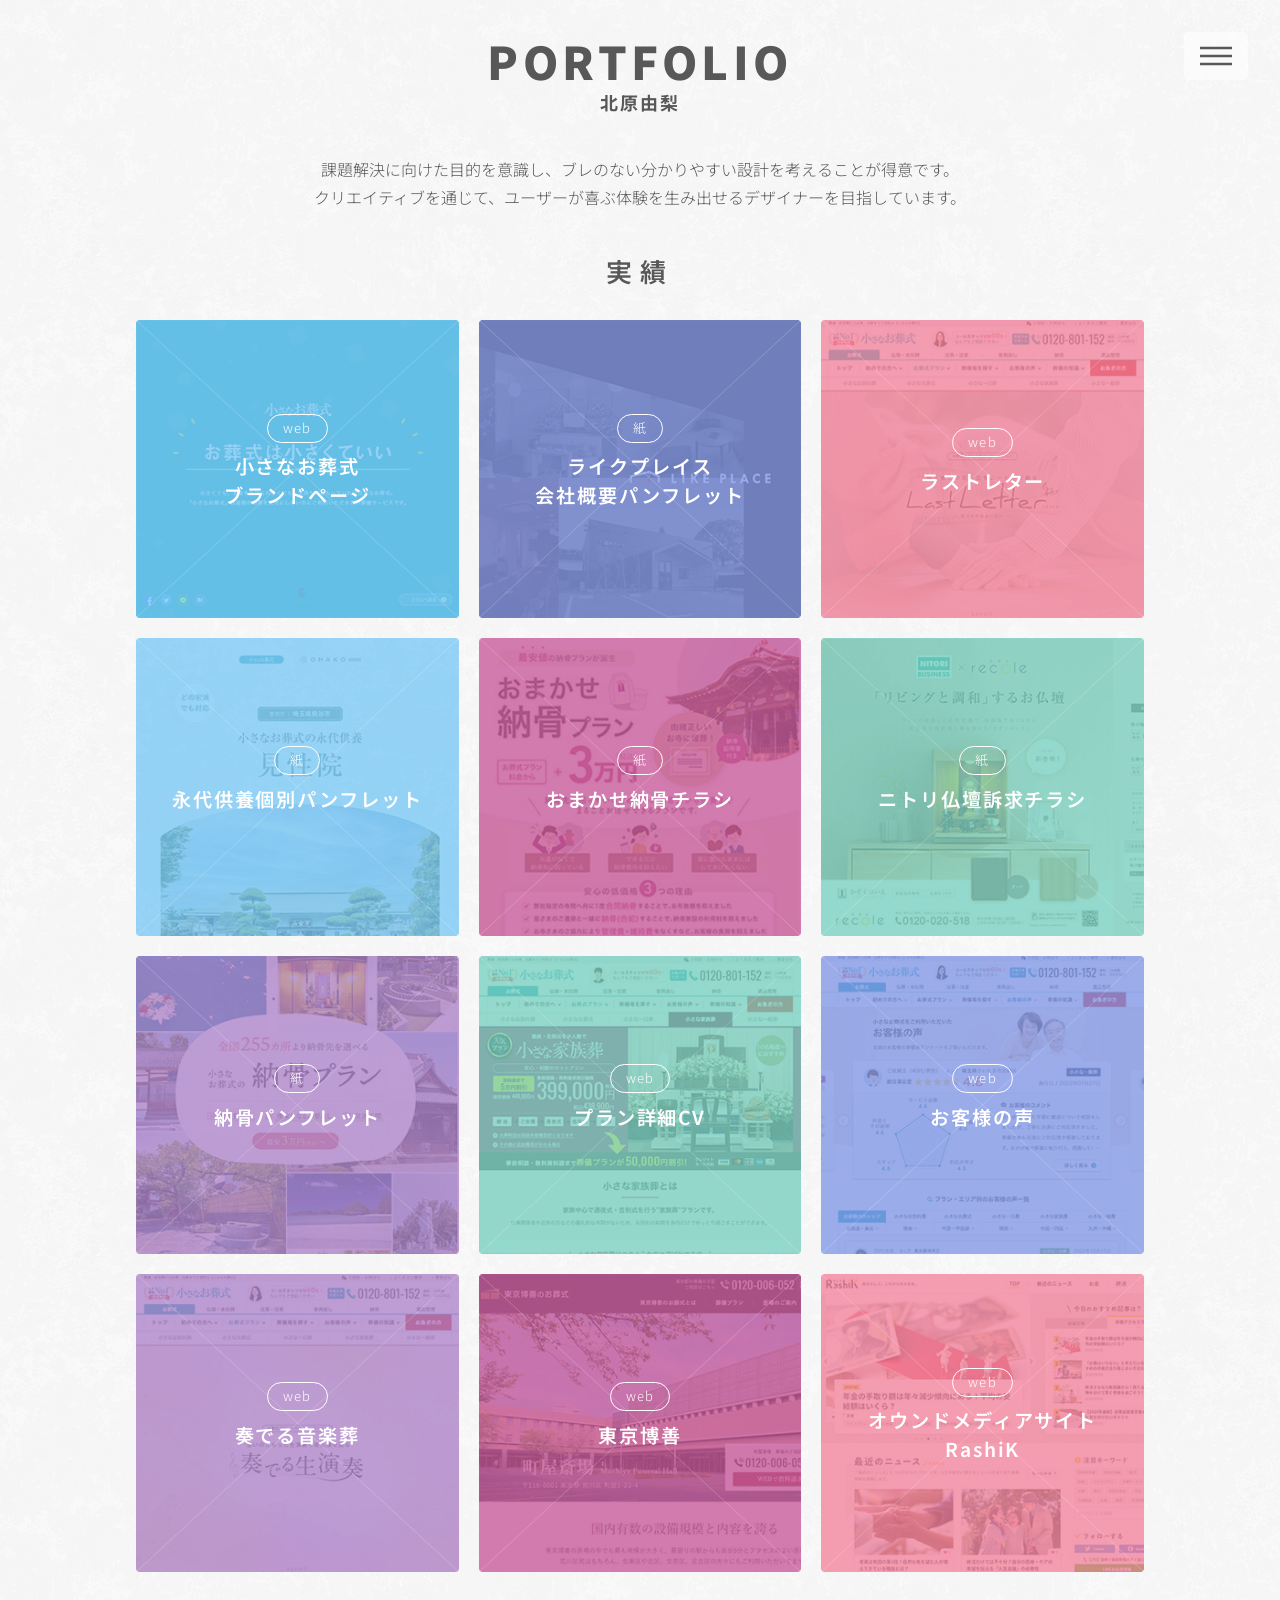
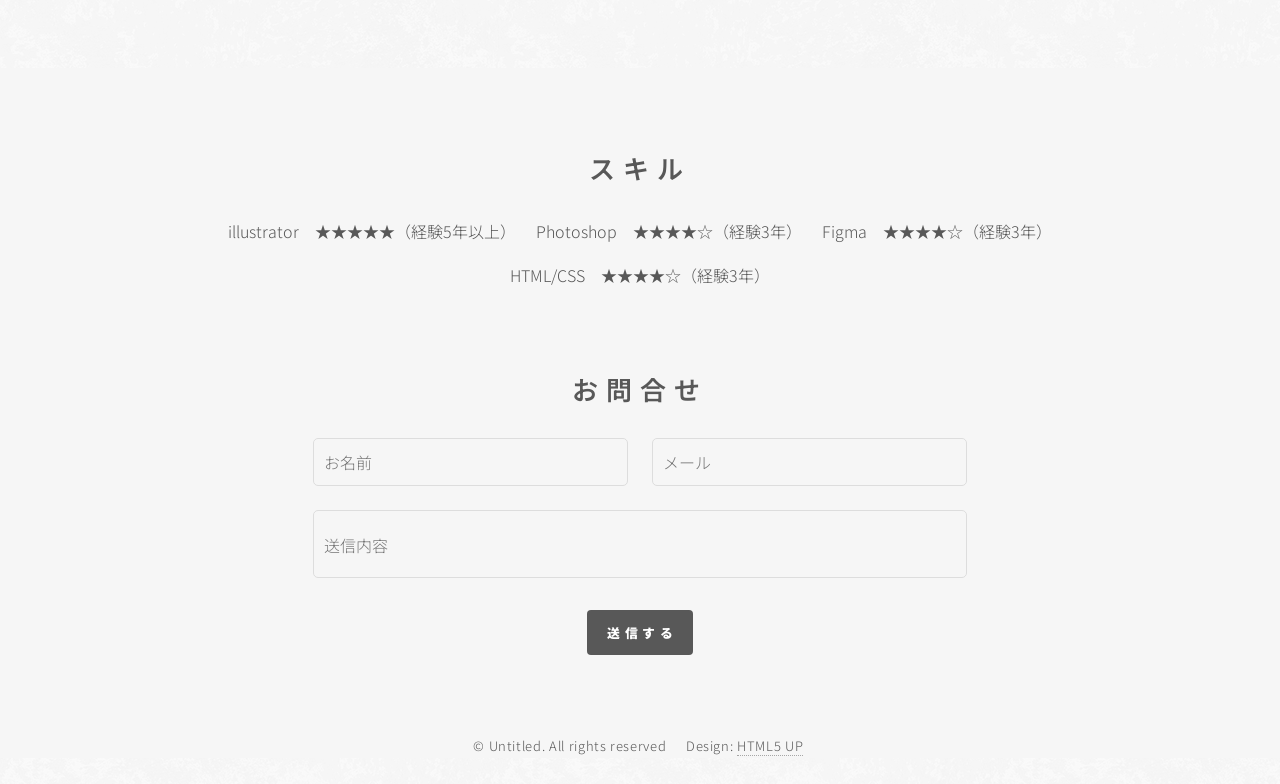
<file: index.html>
<!DOCTYPE HTML>
<!--
	Phantom by HTML5 UP
	html5up.net | @ajlkn
	Free for personal and commercial use under the CCA 3.0 license (html5up.net/license)
-->
<html>
	<head>
		<title>Yuri Kitahara portfolio</title>
		<meta charset="utf-8" />
		<meta name="viewport" content="width=device-width, initial-scale=1, user-scalable=no" />
		<link rel="stylesheet" href="assets/css/main.css" />
		<!-- google font -->
		<link rel="preconnect" href="https://fonts.googleapis.com">
		<link rel="preconnect" href="https://fonts.gstatic.com" crossorigin>
		<link href="https://fonts.googleapis.com/css2?family=Noto+Sans+JP&display=swap" rel="stylesheet">
		
		<noscript><link rel="stylesheet" href="assets/css/noscript.css" /></noscript>
	</head>
	<body class="is-preload">
		<!-- Wrapper -->
			<div id="wrapper">

				<!-- Header -->
					<header id="header">
						<h1>
							<a href="index.html" class="logo">portfolio</a>
							<span>北原由梨</span>
						</h1>
						<nav>
							<ul>
								<li><a href="#menu">Menu</a></li>
							</ul>
						</nav>
					</header>

				<!-- Menu -->
					<nav id="menu">
						<h2>Menu</h2>
						<ul>
							<li><a href="index.html">トップ</a></li>
							<li><a href="detail_brand.html">小さなお葬式<span class="sp_br">ブランドページ</span></a></li>
							<li><a href="detail_likeplace.html">ライクプレイス<br>会社概要パンフレット</a></li>
							<!-- <li><a href="detail_AW01.html">Airワーク採用管理<span class="sp_br">FAQ・広報制作</span></a></li>
							<li><a href="detail_suumo01.html">SUUMOリフォーム<span class="sp_br">エンハンス</span></a></li>
							<li><a href="detail_suumo02.html">SUUMOリフォーム<span class="sp_br">SPデザインリニューアル</span></a></li> -->
							<!-- <li><a href="detail_suumo03.html">SUUMO引越し<span class="sp_br">エンハンス</span></a></li> -->
							<li><a href="detail_movie.html">ラストレター</a></li>
							<li><a href="detail_eitai.html">永代供養個別パンフレット</a></li>
							<li><a href="detail_omakase.html">おまかせ納骨チラシ</a></li>
							<li><a href="detail_nitori.html">ニトリ仏壇チラシ</a></li>
							<li><a href="detail_nokotsu.html">納骨パンフレット</a></li>
							<li><a href="detail_plancv.html">プラン詳細CV</a></li>
							<li><a href="detail_voice.html">お客様の声</a></li>
							<li><a href="detail_music.html">奏でる音楽葬</a></li>
							<li><a href="detail_tohaku.html">東京博善</a></li>
							<li><a href="detail_rashik.html">オウンドメディアサイト<span class="sp">RashiK</span></a></li>
						</ul>
					</nav>

				<!-- Main -->
					<div id="main" class="detail">
						<div class="inner center">
							<p class="mt-40">課題解決に向けた目的を意識し、ブレのない分かりやすい設計を考えることが得意です。<br>クリエイティブを通じて、ユーザーが喜ぶ体験を生み出せるデザイナーを目指しています。</p>

							<!-- <div class="point_box" style="margin-top: 40px;">
								<h3 class="point_title">アピールPOINT</h3>
								<ul class="point_list">
									<li class="point_item">
									<svg class="point_icon" viewBox="0 0 24 24" fill="none" stroke="#009997" stroke-width="3.5" stroke-linecap="round" stroke-linejoin="round">
										<polyline points="20 6 9 17 4 12"></polyline>
									</svg>
									<span>課題解決に向けた目的を意識し、ブレのない分かりやすい設計を考えることが得意</span>
									</li>
									<li class="point_item">
									<svg class="point_icon" viewBox="0 0 24 24" fill="none" stroke="#009997" stroke-width="3.5" stroke-linecap="round" stroke-linejoin="round">
										<polyline points="20 6 9 17 4 12"></polyline>
									</svg>
									<span>WEB（LP/エンハンス/実装）・DTP（パフレット/チラシ）両方のデザインを経験</span>
									</li>
									<li class="point_item">
									<svg class="point_icon" viewBox="0 0 24 24" fill="none" stroke="#009997" stroke-width="3.5" stroke-linecap="round" stroke-linejoin="round">
										<polyline points="20 6 9 17 4 12"></polyline>
									</svg>
									<span>AI活用やデザインガイドラインの整備も経験</span>
									</li>
								</ul>
							</div> -->
			
							<h2 class="heading">実績</h2>

							<section class="tiles works">
								<!-- <article class="style2">
									<span class="image">
										<img src="images/AW01.png" alt="" />
									</span>
									<a href="detail_AW01.html">
										<p class="type">web</p>
										<p class="title">Airワーク採用管理<br>FAQ・広報制作</p>
										<div class="content">
											<p>【PCSP】ライティング・図解作成・コーディング</p>
										</div>
									</a>
								</article> -->
								<!-- <article class="style3">
									<span class="image">
										<img src="images/suumoR_SP01.png" alt="" />
									</span>
									<a href="detail_suumo02.html">
										<p class="type">web</p>
										<p class="title">SUUMOリフォーム<br>SPデザインリニューアル</p>
										<div class="content">
											<p>【PCSP】デザイン</p>
										</div>
									</a>
								</article>	 -->
								<article class="style2">
									<span class="image">
										<img src="images/brand.jpg" alt="" />
									</span>
									<a href="detail_brand.html">
										<p class="type">web</p>
										<p class="title">小さなお葬式<br>ブランドページ</p>
										<div class="content">
											<p>【PCSP】デザイン・コーディング</p>
										</div>
									</a>
								</article>	
								<article class="style6">
									<span class="image">
										<img src="images/likeplace.jpg" alt="" />
									</span>
									<a href="detail_likeplace.html">
										<p class="type">紙</p>
										<p class="title">ライクプレイス<br>会社概要パンフレット</p>
										<div class="content">
											<p>デザイン</p>
										</div>
									</a>
								</article>
<!-- 								
								<article class="style3">
									<span class="image">
										<img src="images/suumo01.png" alt="" />
									</span>
									<a href="detail_suumo01.html">
										<p class="type">web</p>
										<p class="title">SUUMOリフォーム<br>エンハンス</p>
										<div class="content">
											<p>【PCSP】デザイン</p>
										</div>
									</a>
								</article>	 -->
								
								<!-- <article class="style3">
									<span class="image">
										<img src="images/SUUMOH_01.png" alt="" />
									</span>
									<a href="detail_suumo03.html">
										<p class="type">web</p>
										<p class="title">SUUMO SP引越し<br>エンハンス</p>
										<div class="content">
											<p>【PCSP】デザイン</p>
										</div>
									</a>
								</article>								 -->
													
								<article class="style1">
									<span class="image">
										<img src="images/movie.jpg" alt="" />
									</span>
									<a href="detail_movie.html">
										<p class="type">web</p>
										<p class="title">ラストレター</p>
										<div class="content">
											<p>【PCSP】デザイン</p>
										</div>
									</a>
								</article>
								<article class="style2">
									<span class="image">
										<img src="images/eitai.jpg" alt="" />
									</span>
									<a href="detail_eitai.html">
										<p class="type">紙</p>
										<p class="title">永代供養個別パンフレット</p>
										<div class="content">
											<p>デザイン</p>
										</div>
									</a>
								</article>
								<article class="style4">
									<span class="image">
										<img src="images/omakase.jpg" alt="" />
									</span>
									<a href="detail_omakase.html">
										<p class="type">紙</p>
										<p class="title">おまかせ納骨チラシ</p>
										<div class="content">
											<p>デザイン</p>
										</div>
									</a>
								</article>
								<article class="style3">
									<span class="image">
										<img src="images/nitori.jpg" alt="" />
									</span>
									<a href="detail_nitori.html">
										<p class="type">紙</p>
										<p class="title">ニトリ仏壇訴求チラシ</p>
										<div class="content">
											<p>デザイン</p>
										</div>
									</a>
								</article>
								<article class="style5">
									<span class="image">
										<img src="images/nokotsu.jpg" alt="" />
									</span>
									<a href="detail_nokotsu.html">
										<p class="type">紙</p>
										<p class="title">納骨パンフレット</p>
										<div class="content">
											<p>デザイン</p>
										</div>
									</a>
								</article>	
								<article class="style3">
									<span class="image">
										<img src="images/plancv_pc.jpg" alt="" />
									</span>
									<a href="detail_plancv.html">
										<p class="type">web</p>
										<p class="title">プラン詳細CV</p>
										<div class="content">
											<p>【PCSP】デザイン・コーディング</p>
										</div>
									</a>
								</article>
								<article class="style6">
									<span class="image">
										<img src="images/voice.jpg" alt="" />
									</span>
									<a href="detail_voice.html">
										<p class="type">web</p>
										<p class="title">お客様の声</p>
										<div class="content">
											<p>【PC】デザイン、コーディング</p>
										</div>
									</a>
								</article>
								<article class="style5">
									<span class="image">
										<img src="images/music.jpg" alt="" />
									</span>
									<a href="detail_music.html">
										<p class="type">web</p>
										<p class="title">奏でる音楽葬</p>
										<div class="content">
											<p>【PCSP】デザイン</p>
										</div>
									</a>
								</article>	
								<article class="style4">
									<span class="image">
										<img src="images/tohaku.jpg" alt="" />
									</span>
									<a href="detail_tohaku.html">
										<p class="type">web</p>
										<p class="title">東京博善</p>
										<div class="content">
											<p>【PCSP】デザイン（横展など）</p>
										</div>
									</a>
								</article>		
								<article class="style1">
									<span class="image">
										<img src="images/rashik.jpg" alt="" />
									</span>
									<a href="detail_rashik.html">
										<p class="type">web</p>
										<p class="title">オウンドメディアサイトRashiK</p>
										<div class="content">
											<p>【PCSP】デザイン</p>
										</div>
									</a>
								</article>			
							</section>
						</div>
					</div>

				<!-- Footer -->
					<footer id="footer">
						<!-- <div class="inner">
							<section>
								<h2 class="heading">プロフィール</h2>
								<p>DTPオペレーター4年→WEBデザイナー3年→UIデザイナー3年。<br>ユーザー目線のわかりやすいデザイン・設計が得意です。</p>
							</section>
						</div> -->
						<div class="inner">
							<section>
								<h2 class="heading">スキル</h2>
								<ul class="icons">
									<li><span class="label">illustrator　★★★★★（経験5年以上）</span></li>
									<li><span class="label">Photoshop　★★★★☆（経験3年）</span></li>
									<li><span class="label">Figma　★★★★☆（経験3年）</span></li>
									<li><span class="label">HTML/CSS　★★★★☆（経験3年）</span></li>
								</ul>
							</section>
						</div>
						<div class="inner">
							<section>
								<h2 class="heading">お問合せ</h2>
								<form method="post" action="#">
									<div class="fields">
										<div class="field half">
											<input type="text" name="name" id="name" placeholder="お名前" />
										</div>
										<div class="field half">
											<input type="email" name="email" id="email" placeholder="メール" />
										</div>
										<div class="field">
											<textarea name="message" id="message" placeholder="送信内容"></textarea>
										</div>
									</div>
									<ul class="actions">
										<li><input type="submit" value="送信する" class="primary" /></li>
									</ul>
								</form>
							</section>
						</div>
						
							<ul class="copyright">
								<li>&copy; Untitled. All rights reserved</li><li class="sp_br">Design: <a href="http://html5up.net">HTML5 UP</a></li>
							</ul>
					</footer>

			</div>

		<!-- Scripts -->
			<script src="assets/js/jquery.min.js"></script>
			<script src="assets/js/browser.min.js"></script>
			<script src="assets/js/breakpoints.min.js"></script>
			<script src="assets/js/util.js"></script>
			<script src="assets/js/main.js"></script>

	</body>
</html>
</file>
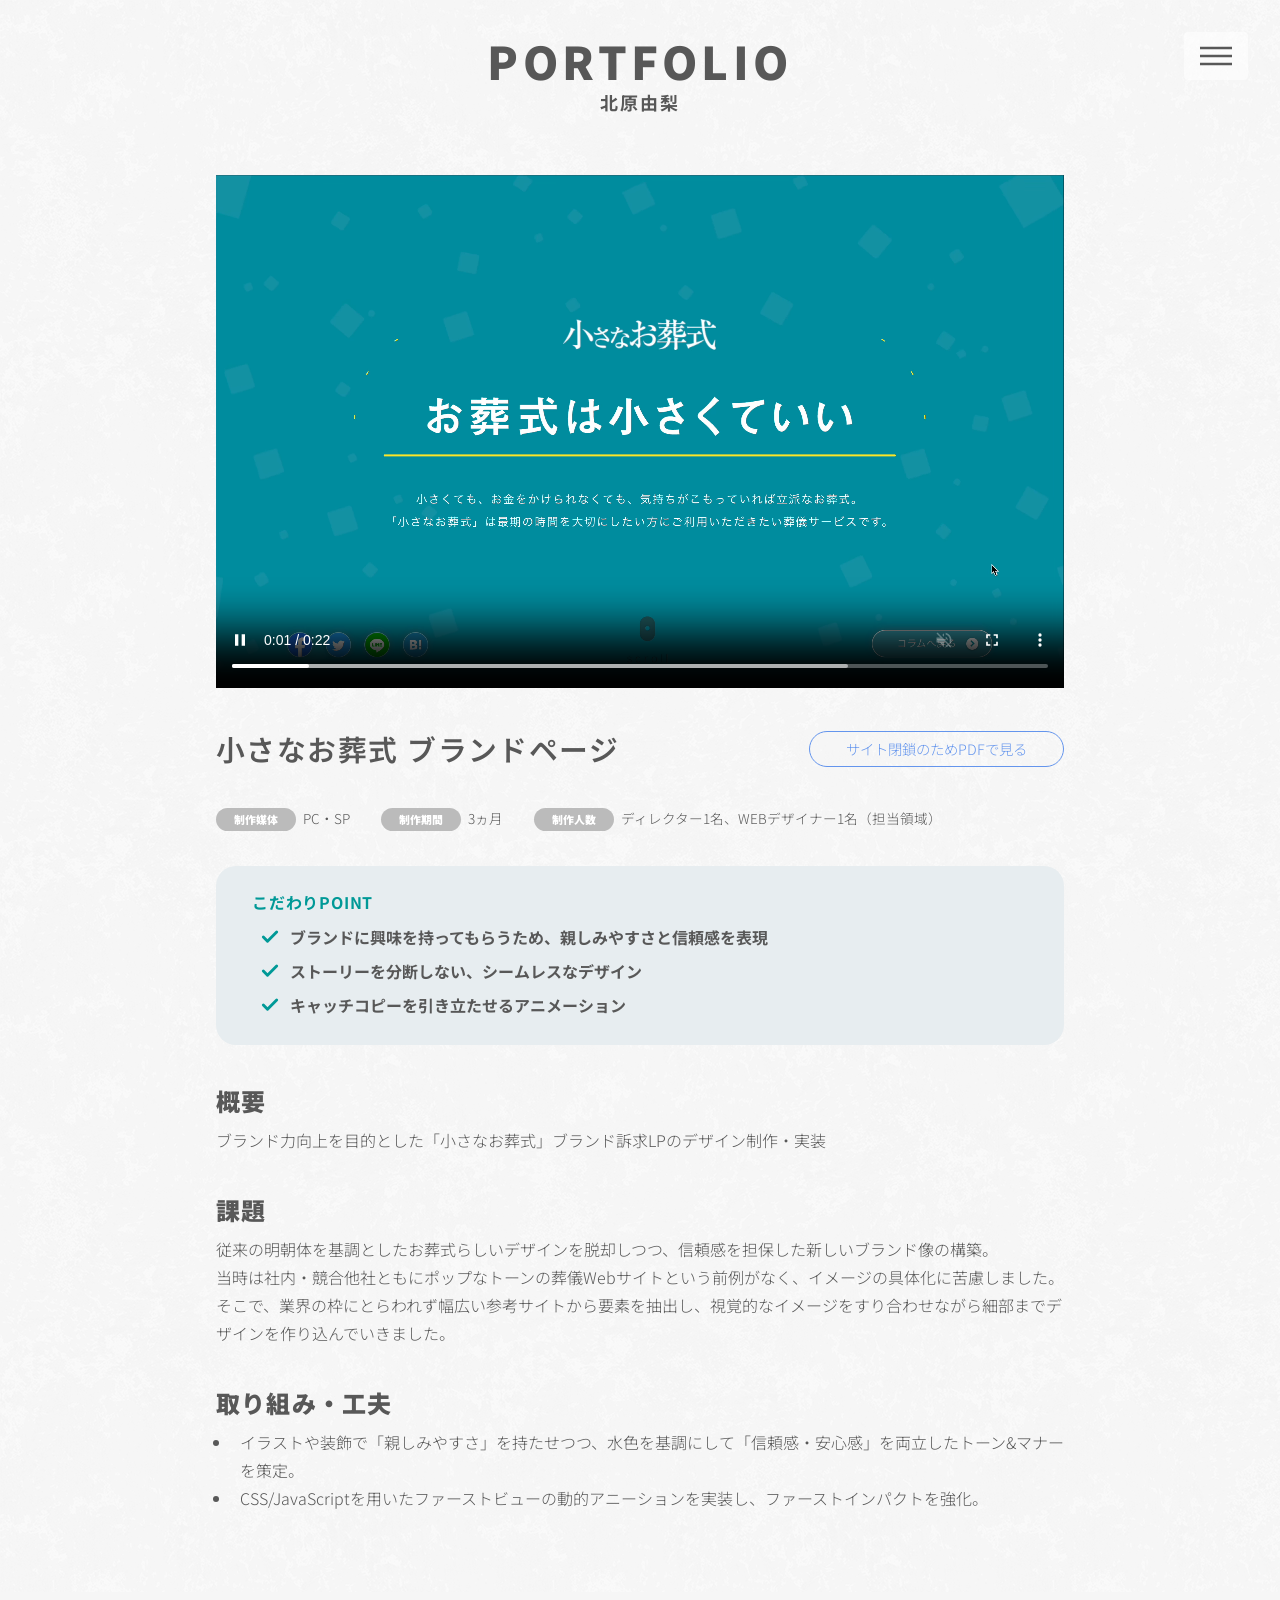
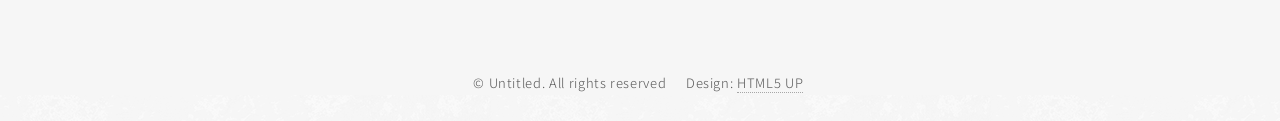
<file: detail_brand.html>
<!DOCTYPE HTML>
<!--
	Phantom by HTML5 UP
	html5up.net | @ajlkn
	Free for personal and commercial use under the CCA 3.0 license (html5up.net/license)
-->
<html>
	<head>
		<title>小さなお葬式のコラムブランドページ</title>
		<meta charset="utf-8" />
		<meta name="viewport" content="width=device-width, initial-scale=1, user-scalable=no" />
		<link rel="stylesheet" href="assets/css/main.css" />

		<!-- google font -->
		<link rel="preconnect" href="https://fonts.googleapis.com">
		<link rel="preconnect" href="https://fonts.gstatic.com" crossorigin>
		<link href="https://fonts.googleapis.com/css2?family=Noto+Sans+JP&display=swap" rel="stylesheet">

		<noscript><link rel="stylesheet" href="assets/css/noscript.css" /></noscript>
	</head>
	<body class="is-preload detail_page">
		<!-- Wrapper -->
			<div id="wrapper">

				<!-- Header -->
				<header id="header">
					<h1>
						<a href="index.html" class="logo">portfolio</a>
						<span>北原由梨</span>
					</h1>
					<nav>
						<ul>
							<li><a href="#menu">Menu</a></li>
						</ul>
					</nav>
				</header>

				<!-- Menu -->
					<nav id="menu">
						<h2>Menu</h2>
						<ul>
							<li><a href="index.html">トップ</a></li>
							<li><a href="detail_brand.html">小さなお葬式<span class="sp_br">ブランドページ</span></a></li>
							<li><a href="detail_likeplace.html">ライクプレイス<br>会社概要パンフレット</a></li>
							<li><a href="detail_movie.html">ラストレター</a></li>
							<li><a href="detail_eitai.html">永代供養個別パンフレット</a></li>
							<li><a href="detail_omakase.html">おまかせ納骨チラシ</a></li>
							<li><a href="detail_nitori.html">ニトリ仏壇チラシ</a></li>
							<li><a href="detail_nokotsu.html">納骨パンフレット</a></li>
							<li><a href="detail_plancv.html">プラン詳細CV</a></li>
							<li><a href="detail_voice.html">お客様の声</a></li>
							<li><a href="detail_music.html">奏でる音楽葬</a></li>
							<li><a href="detail_tohaku.html">東京博善</a></li>
							<li><a href="detail_rashik.html">オウンドメディアサイト<span class="sp">RashiK</span></a></li>
						</ul>
					</nav>

				<!-- Main -->
					<div id="main">
						<div class="inner">
							<!-- <a href="https://www.osohshiki.jp/column/brand/" class="mv"><span class="image main"><img src="images/brand_wide.png" alt="" /></span></a> -->
							 <video autoplay loop muted playsinline width="100%" controls>
								<source src="data/brand.webm" type="video/webm">
								<source src="data/brand.mp4" type="video/mp4">
								お使いのブラウザは video タグに対応していません。
							</video>
							<div class="content">
								<h2 class="title">小さなお葬式 <span class="sp_br">ブランドページ</span></h2>
								<!-- <a class="url" href="https://www.osohshiki.jp/column/brand/" target="_blank">サイトを見る</a> -->
								 <a class="url" href="data/brand.pdf">サイト閉鎖のためPDFで見る</a>
							</div>
							<div class="info_wrapper">
								<dl class="info"><dt>制作媒体</dt><dd>PC・SP</dd></dl>
								<dl class="info"><dt>制作期間</dt><dd>3ヵ月</dd></dl>
								<dl class="info"><dt>制作人数</dt><dd>ディレクター1名、WEBデザイナー1名（担当領域）</dd></dl>
							</div>

							<div class="point_box">
								<h3 class="point_title">こだわりPOINT</h3>
								<ul class="point_list">
									<li class="point_item">
									<svg class="point_icon" viewBox="0 0 24 24" fill="none" stroke="#009997" stroke-width="3.5" stroke-linecap="round" stroke-linejoin="round">
										<polyline points="20 6 9 17 4 12"></polyline>
									</svg>
									<span>ブランドに興味を持ってもらうため、親しみやすさと信頼感を表現</span>
									</li>
									<li class="point_item">
									<svg class="point_icon" viewBox="0 0 24 24" fill="none" stroke="#009997" stroke-width="3.5" stroke-linecap="round" stroke-linejoin="round">
										<polyline points="20 6 9 17 4 12"></polyline>
									</svg>
									<span>ストーリーを分断しない、シームレスなデザイン</span>
									</li>
									<li class="point_item">
									<svg class="point_icon" viewBox="0 0 24 24" fill="none" stroke="#009997" stroke-width="3.5" stroke-linecap="round" stroke-linejoin="round">
										<polyline points="20 6 9 17 4 12"></polyline>
									</svg>
									<span>キャッチコピーを引き立たせるアニメーション</span>
									</li>
								</ul>
							</div>

							<div class="section_wrapper">
								<h3 class="title">概要</h3>
								 <p>ブランド力向上を目的とした「小さなお葬式」ブランド訴求LPのデザイン制作・実装</p>
							</div>

							<div class="section_wrapper">
								<h3 class="title">課題</h3>
								 <p>従来の明朝体を基調としたお葬式らしいデザインを脱却しつつ、信頼感を担保した新しいブランド像の構築。<br>当時は社内・競合他社ともにポップなトーンの葬儀Webサイトという前例がなく、イメージの具体化に苦慮しました。<br>そこで、業界の枠にとらわれず幅広い参考サイトから要素を抽出し、視覚的なイメージをすり合わせながら細部までデザインを作り込んでいきました。</p>
							</div>

							<div class="section_wrapper">
								<h3 class="title">取り組み・工夫</h3>
								 <ul>
									<li>イラストや装飾で「親しみやすさ」を持たせつつ、水色を基調にして「信頼感・安心感」を両立したトーン&マナーを策定。</li>
									<li>CSS/JavaScriptを用いたファーストビューの動的アニーションを実装し、ファーストインパクトを強化。</li>
								</ul>
							</div>
					
						</div>
					</div>

				<!-- Footer -->
					<footer id="footer">
						<ul class="copyright">
							<li>&copy; Untitled. All rights reserved</li><li class="sp_br">Design: <a href="http://html5up.net">HTML5 UP</a></li>
						</ul>
					</footer>

			</div>

		<!-- Scripts -->
			<script src="assets/js/jquery.min.js"></script>
			<script src="assets/js/browser.min.js"></script>
			<script src="assets/js/breakpoints.min.js"></script>
			<script src="assets/js/util.js"></script>
			<script src="assets/js/main.js"></script>

	</body>
</html>
</file>
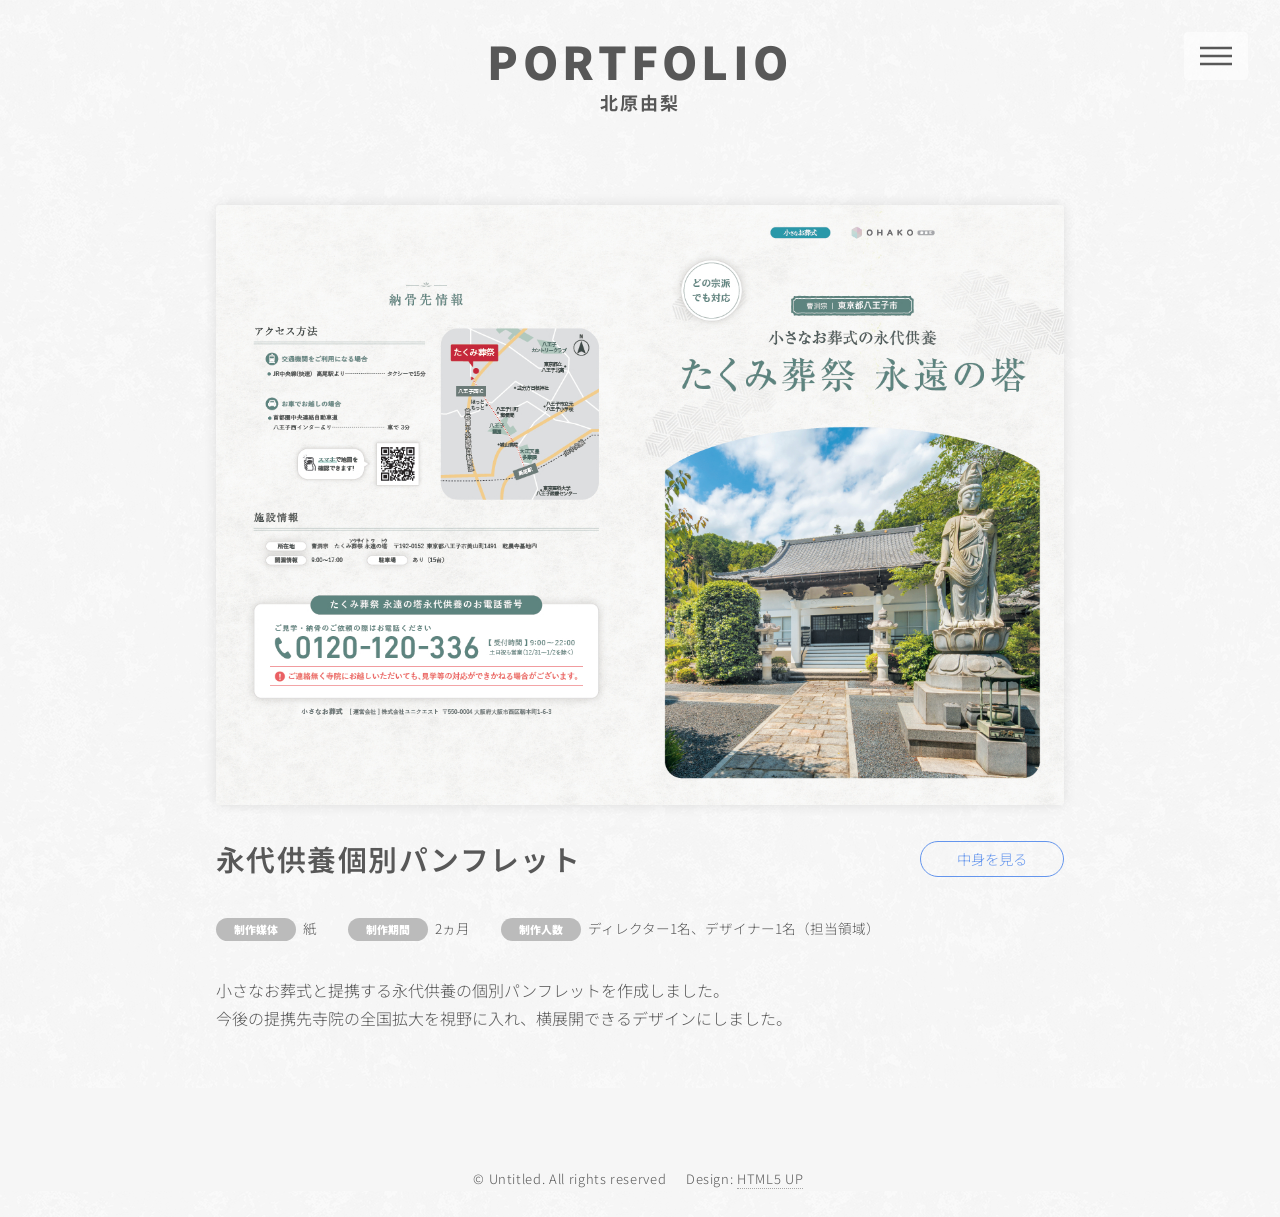
<file: detail_eitai.html>
<!DOCTYPE HTML>
<!--
	Phantom by HTML5 UP
	html5up.net | @ajlkn
	Free for personal and commercial use under the CCA 3.0 license (html5up.net/license)
-->
<html>
	<head>
		<title>永代供養個別パンフレット</title>
		<meta charset="utf-8" />
		<meta name="viewport" content="width=device-width, initial-scale=1, user-scalable=no" />
		<link rel="stylesheet" href="assets/css/main.css" />

		<!-- google font -->
		<link rel="preconnect" href="https://fonts.googleapis.com">
		<link rel="preconnect" href="https://fonts.gstatic.com" crossorigin>
		<link href="https://fonts.googleapis.com/css2?family=Noto+Sans+JP&display=swap" rel="stylesheet">

		<noscript><link rel="stylesheet" href="assets/css/noscript.css" /></noscript>
	</head>
	<body class="is-preload detail_page">
		<!-- Wrapper -->
			<div id="wrapper">

				<!-- Header -->
				<header id="header">
					<h1>
						<a href="index.html" class="logo">portfolio</a>
						<span>北原由梨</span>
					</h1>
					<nav>
						<ul>
							<li><a href="#menu">Menu</a></li>
						</ul>
					</nav>
				</header>

				<!-- Menu -->
					<nav id="menu">
						<h2>Menu</h2>
						<ul>
							<li><a href="index.html">トップ</a></li>
							<li><a href="detail_brand.html">小さなお葬式<span class="sp_br">ブランドページ</span></a></li>
							<li><a href="detail_likeplace.html">ライクプレイス<br>会社概要パンフレット</a></li>
							<li><a href="detail_movie.html">ラストレター</a></li>
							<li><a href="detail_eitai.html">永代供養個別パンフレット</a></li>
							<li><a href="detail_omakase.html">おまかせ納骨チラシ</a></li>
							<li><a href="detail_nitori.html">ニトリ仏壇チラシ</a></li>
							<li><a href="detail_nokotsu.html">納骨パンフレット</a></li>
							<li><a href="detail_plancv.html">プラン詳細CV</a></li>
							<li><a href="detail_voice.html">お客様の声</a></li>
							<li><a href="detail_music.html">奏でる音楽葬</a></li>
							<li><a href="detail_tohaku.html">東京博善</a></li>
							<li><a href="detail_rashik.html">オウンドメディアサイト<span class="sp">RashiK</span></a></li>
						</ul>
					</nav>

				<!-- Main -->
					<div id="main">
						<div class="inner">
							<div class="mv"><span class="image main"><img src="images/eitai_wide.jpg" alt="" /></span></div>
							<div class="content">
								<h2 class="title">永代供養個別パンフレット</h2>
								<a class="url" href="data/eitai.pdf" target="_blank">中身を見る</a>
							</div>
							<div class="info_wrapper">
								<dl class="info"><dt>制作媒体</dt><dd>紙</dd></dl>
								<dl class="info"><dt>制作期間</dt><dd>2ヵ月</dd></dl>
								<dl class="info"><dt>制作人数</dt><dd>ディレクター1名、デザイナー1名（担当領域）</dd></dl>
							</div>
							<div class="text">
								<p>小さなお葬式と提携する永代供養の個別パンフレットを作成しました。<br>今後の提携先寺院の全国拡大を視野に入れ、横展開できるデザインにしました。</p>
							</div>
						</div>
					</div>

				<!-- Footer -->
					<footer id="footer">
						<ul class="copyright">
							<li>&copy; Untitled. All rights reserved</li><li class="sp_br">Design: <a href="http://html5up.net">HTML5 UP</a></li>
						</ul>
					</footer>

			</div>

		<!-- Scripts -->
			<script src="assets/js/jquery.min.js"></script>
			<script src="assets/js/browser.min.js"></script>
			<script src="assets/js/breakpoints.min.js"></script>
			<script src="assets/js/util.js"></script>
			<script src="assets/js/main.js"></script>

	</body>
</html>
</file>
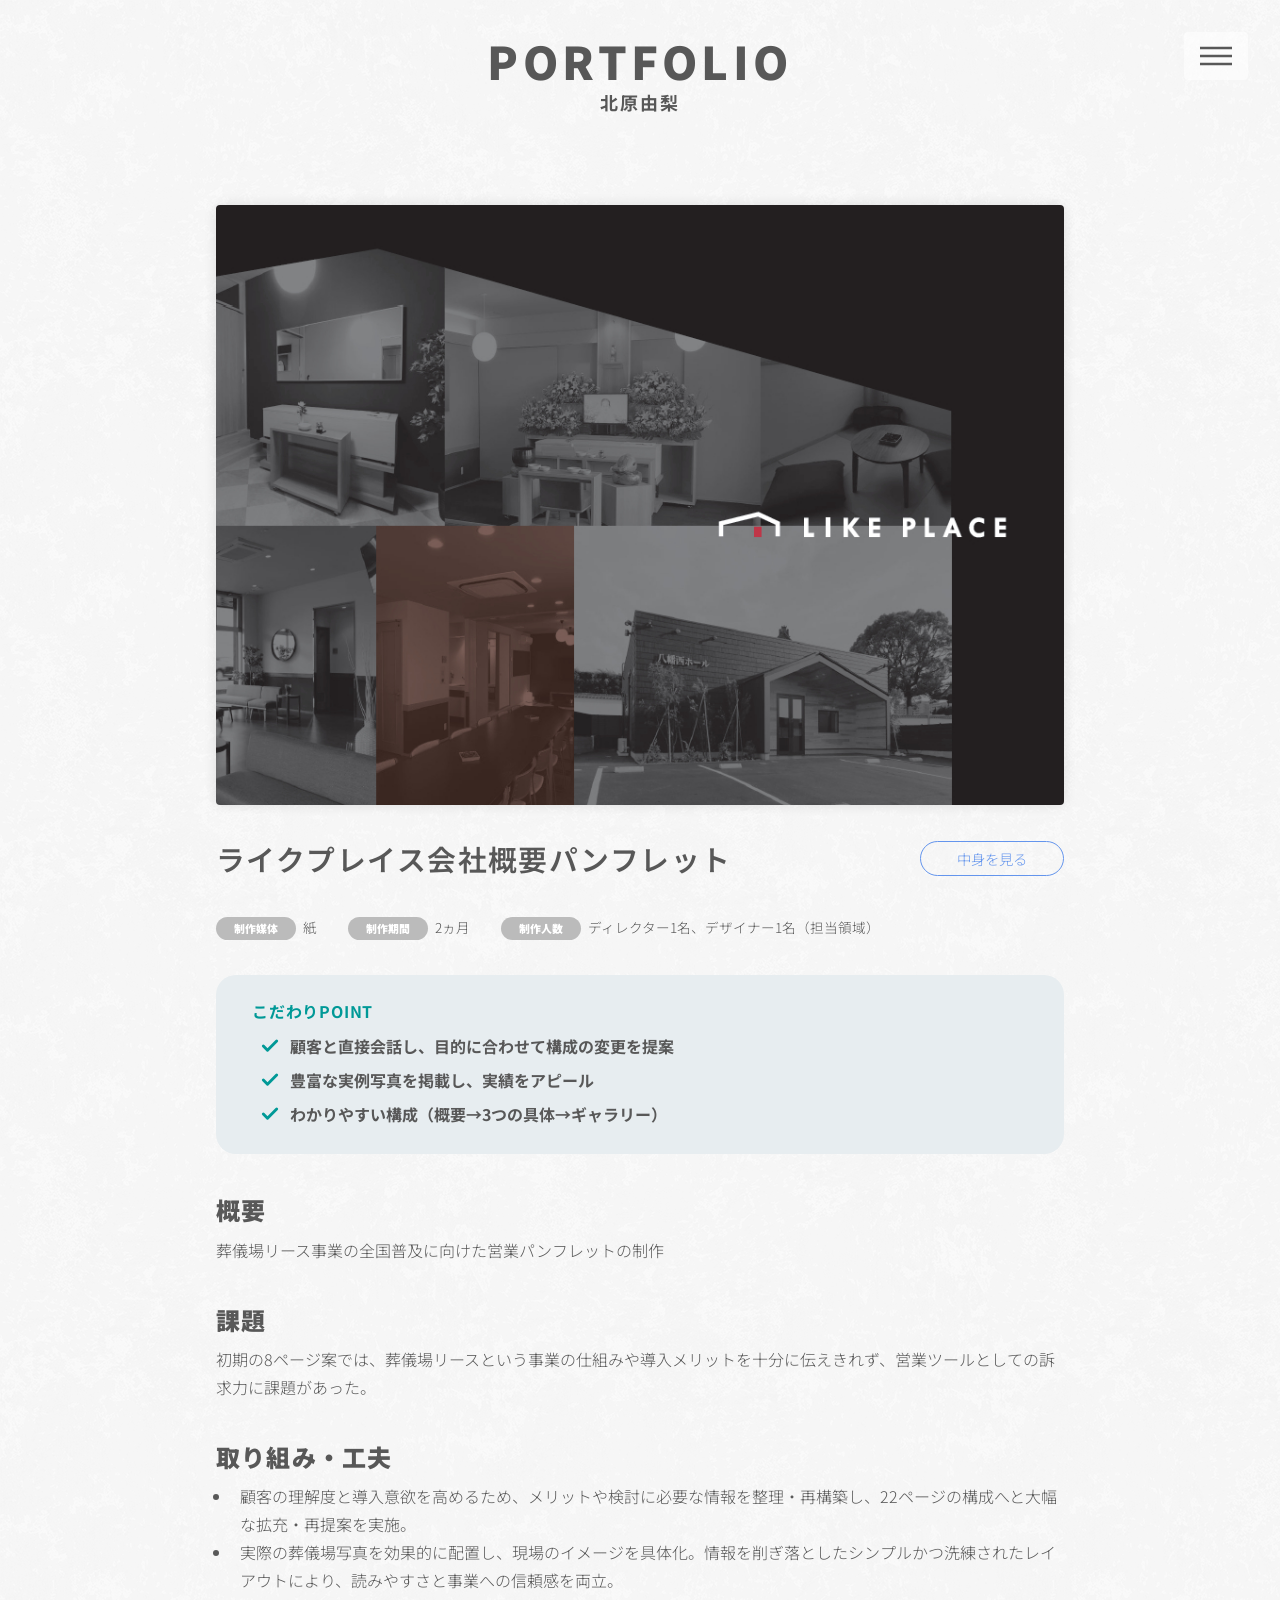
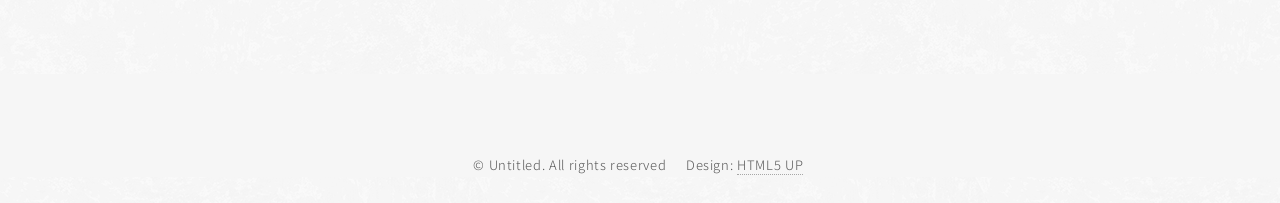
<file: detail_likeplace.html>
<!DOCTYPE HTML>
<!--
	Phantom by HTML5 UP
	html5up.net | @ajlkn
	Free for personal and commercial use under the CCA 3.0 license (html5up.net/license)
-->
<html>
	<head>
		<title>ライクプレイス会社概要パンフレット</title>
		<meta charset="utf-8" />
		<meta name="viewport" content="width=device-width, initial-scale=1, user-scalable=no" />
		<link rel="stylesheet" href="assets/css/main.css" />

		<!-- google font -->
		<link rel="preconnect" href="https://fonts.googleapis.com">
		<link rel="preconnect" href="https://fonts.gstatic.com" crossorigin>
		<link href="https://fonts.googleapis.com/css2?family=Noto+Sans+JP&display=swap" rel="stylesheet">

		<noscript><link rel="stylesheet" href="assets/css/noscript.css" /></noscript>
	</head>
	<body class="is-preload detail_page">
		<!-- Wrapper -->
			<div id="wrapper">

				<!-- Header -->
				<header id="header">
					<h1>
						<a href="index.html" class="logo">portfolio</a>
						<span>北原由梨</span>
					</h1>
					<nav>
						<ul>
							<li><a href="#menu">Menu</a></li>
						</ul>
					</nav>
				</header>

				<!-- Menu -->
					<nav id="menu">
						<h2>Menu</h2>
						<ul>
							<li><a href="index.html">トップ</a></li>
							<li><a href="detail_brand.html">小さなお葬式<span class="sp_br">ブランドページ</span></a></li>
							<li><a href="detail_likeplace.html">ライクプレイス<br>会社概要パンフレット</a></li>
							<li><a href="detail_movie.html">ラストレター</a></li>
							<li><a href="detail_eitai.html">永代供養個別パンフレット</a></li>
							<li><a href="detail_omakase.html">おまかせ納骨チラシ</a></li>
							<li><a href="detail_nitori.html">ニトリ仏壇チラシ</a></li>
							<li><a href="detail_nokotsu.html">納骨パンフレット</a></li>
							<li><a href="detail_plancv.html">プラン詳細CV</a></li>
							<li><a href="detail_voice.html">お客様の声</a></li>
							<li><a href="detail_music.html">奏でる音楽葬</a></li>
							<li><a href="detail_tohaku.html">東京博善</a></li>
							<li><a href="detail_rashik.html">オウンドメディアサイト<span class="sp">RashiK</span></a></li>
						</ul>
					</nav>

				<!-- Main -->
					<div id="main">
						<div class="inner">
							<div class="mv"><span class="image main"><img src="images/likeplace_wide.jpg" alt="" /></span></div>
							<div class="content">
								<h2 class="title">ライクプレイス会社概要パンフレット</h2>
								<a class="url" href="data/likeplace.pdf" target="_blank">中身を見る</a>
							</div>
							<div class="info_wrapper">
								<dl class="info"><dt>制作媒体</dt><dd>紙</dd></dl>
								<dl class="info"><dt>制作期間</dt><dd>2ヵ月</dd></dl>
								<dl class="info"><dt>制作人数</dt><dd>ディレクター1名、デザイナー1名（担当領域）</dd></dl>
							</div>
							<div class="point_box">
								<h3 class="point_title">こだわりPOINT</h3>
								<ul class="point_list">
									<li class="point_item">
									<svg class="point_icon" viewBox="0 0 24 24" fill="none" stroke="#009997" stroke-width="3.5" stroke-linecap="round" stroke-linejoin="round">
										<polyline points="20 6 9 17 4 12"></polyline>
									</svg>
									<span>顧客と直接会話し、目的に合わせて構成の変更を提案</span>
									</li>
									<li class="point_item">
									<svg class="point_icon" viewBox="0 0 24 24" fill="none" stroke="#009997" stroke-width="3.5" stroke-linecap="round" stroke-linejoin="round">
										<polyline points="20 6 9 17 4 12"></polyline>
									</svg>
									<span>豊富な実例写真を掲載し、実績をアピール</span>
									</li>
									<li class="point_item">
									<svg class="point_icon" viewBox="0 0 24 24" fill="none" stroke="#009997" stroke-width="3.5" stroke-linecap="round" stroke-linejoin="round">
										<polyline points="20 6 9 17 4 12"></polyline>
									</svg>
									<span>わかりやすい構成（概要→3つの具体→ギャラリー）</span>
									</li>
								</ul>
							</div>

							<div class="section_wrapper">
								<h3 class="title">概要</h3>
								 <p>葬儀場リース事業の全国普及に向けた営業パンフレットの制作</p>
							</div>

							<div class="section_wrapper">
								<h3 class="title">課題</h3>
								 <p>初期の8ページ案では、葬儀場リースという事業の仕組みや導入メリットを十分に伝えきれず、営業ツールとしての訴求力に課題があった。</p>
							</div>

							<div class="section_wrapper">
								<h3 class="title">取り組み・工夫</h3>
								 <ul>
									<li>顧客の理解度と導入意欲を高めるため、メリットや検討に必要な情報を整理・再構築し、22ページの構成へと大幅な拡充・再提案を実施。</li>
									<li>実際の葬儀場写真を効果的に配置し、現場のイメージを具体化。情報を削ぎ落としたシンプルかつ洗練されたレイアウトにより、読みやすさと事業への信頼感を両立。</li>
								</ul>
							</div>
							
						</div>
					</div>

				<!-- Footer -->
					<footer id="footer">
						<ul class="copyright">
							<li>&copy; Untitled. All rights reserved</li><li class="sp_br">Design: <a href="http://html5up.net">HTML5 UP</a></li>
						</ul>
					</footer>

			</div>

		<!-- Scripts -->
			<script src="assets/js/jquery.min.js"></script>
			<script src="assets/js/browser.min.js"></script>
			<script src="assets/js/breakpoints.min.js"></script>
			<script src="assets/js/util.js"></script>
			<script src="assets/js/main.js"></script>

	</body>
</html>
</file>
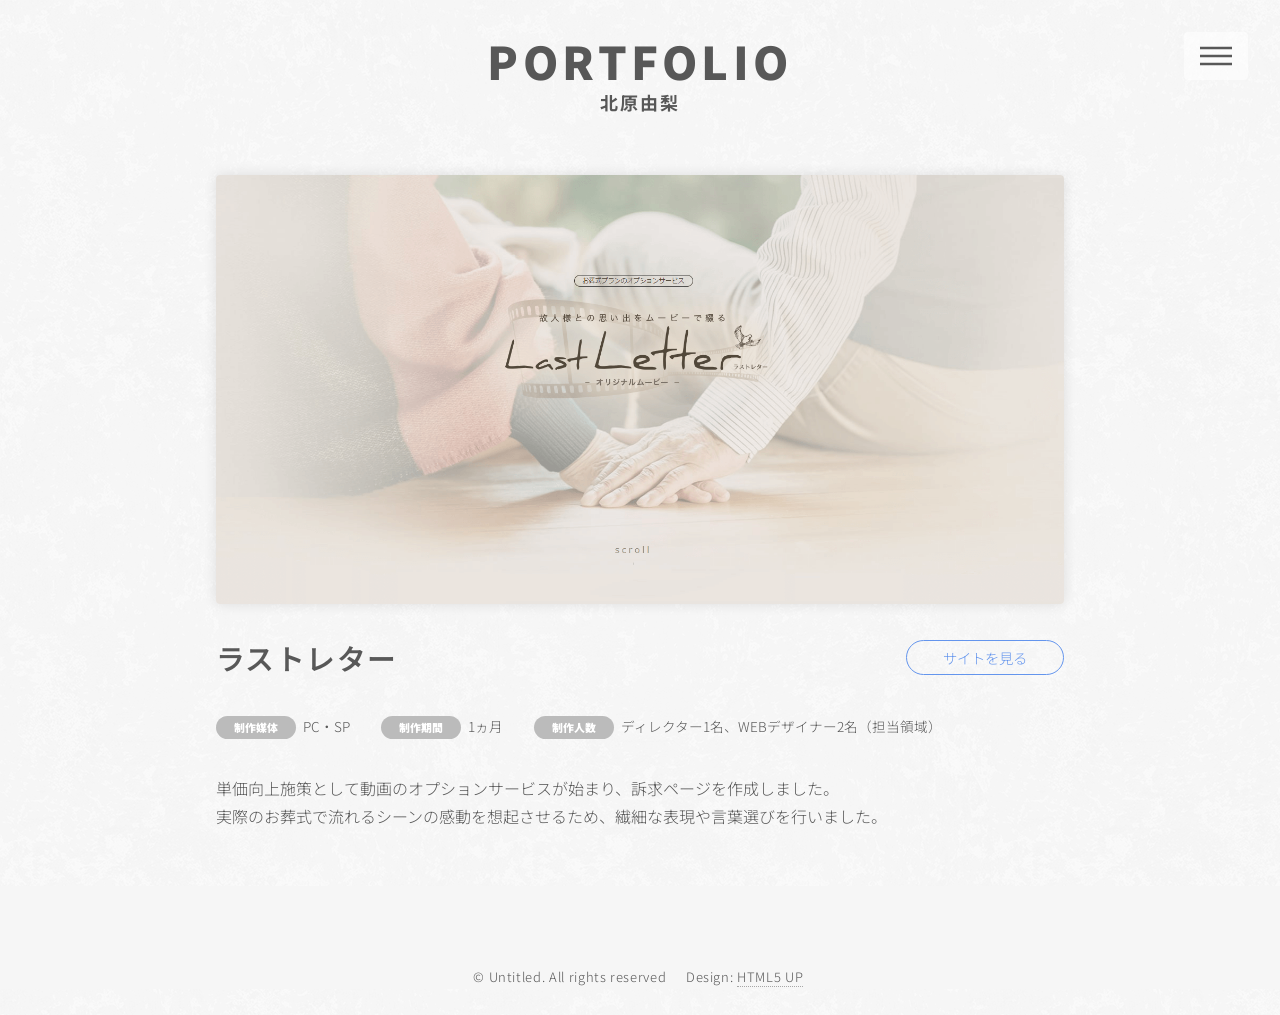
<file: detail_movie.html>
<!DOCTYPE HTML>
<!--
	Phantom by HTML5 UP
	html5up.net | @ajlkn
	Free for personal and commercial use under the CCA 3.0 license (html5up.net/license)
-->
<html>
	<head>
		<title>ラストレター</title>
		<meta charset="utf-8" />
		<meta name="viewport" content="width=device-width, initial-scale=1, user-scalable=no" />
		<link rel="stylesheet" href="assets/css/main.css" />

		<!-- google font -->
		<link rel="preconnect" href="https://fonts.googleapis.com">
		<link rel="preconnect" href="https://fonts.gstatic.com" crossorigin>
		<link href="https://fonts.googleapis.com/css2?family=Noto+Sans+JP&display=swap" rel="stylesheet">

		<noscript><link rel="stylesheet" href="assets/css/noscript.css" /></noscript>
	</head>
	<body class="is-preload detail_page">
		<!-- Wrapper -->
			<div id="wrapper">

				<!-- Header -->
				<header id="header">
					<h1>
						<a href="index.html" class="logo">portfolio</a>
						<span>北原由梨</span>
					</h1>
					<nav>
						<ul>
							<li><a href="#menu">Menu</a></li>
						</ul>
					</nav>
				</header>

				<!-- Menu -->
					<nav id="menu">
						<h2>Menu</h2>
						<ul>
							<li><a href="index.html">トップ</a></li>
							<li><a href="detail_brand.html">小さなお葬式<span class="sp_br">ブランドページ</span></a></li>
							<li><a href="detail_likeplace.html">ライクプレイス<br>会社概要パンフレット</a></li>
							<li><a href="detail_movie.html">ラストレター</a></li>
							<li><a href="detail_eitai.html">永代供養個別パンフレット</a></li>
							<li><a href="detail_omakase.html">おまかせ納骨チラシ</a></li>
							<li><a href="detail_nitori.html">ニトリ仏壇チラシ</a></li>
							<li><a href="detail_nokotsu.html">納骨パンフレット</a></li>
							<li><a href="detail_plancv.html">プラン詳細CV</a></li>
							<li><a href="detail_voice.html">お客様の声</a></li>
							<li><a href="detail_music.html">奏でる音楽葬</a></li>
							<li><a href="detail_tohaku.html">東京博善</a></li>
							<li><a href="detail_rashik.html">オウンドメディアサイト<span class="sp">RashiK</span></a></li>
						</ul>
					</nav>

				<!-- Main -->
					<div id="main">
						<div class="inner">
							<a href="https://www.osohshiki.jp/plan/movie/" class="mv"><span class="image main"><img src="images/movie_wide.png" alt="" /></span></a>
							<div class="content">
								<h2 class="title">ラストレター</h2>
								<a class="url" href="https://www.osohshiki.jp/plan/movie/" target="_blank">サイトを見る</a>
							</div>
							<div class="info_wrapper">
								<dl class="info"><dt>制作媒体</dt><dd>PC・SP</dd></dl>
								<dl class="info"><dt>制作期間</dt><dd>1ヵ月</dd></dl>
								<dl class="info"><dt>制作人数</dt><dd>ディレクター1名、WEBデザイナー2名（担当領域）</dd></dl>
							</div>
							<div class="text">
								<p>単価向上施策として動画のオプションサービスが始まり、訴求ページを作成しました。<br>
								実際のお葬式で流れるシーンの感動を想起させるため、繊細な表現や言葉選びを行いました。</p>

							</div>
						</div>
					</div>

				<!-- Footer -->
					<footer id="footer">
						<ul class="copyright">
							<li>&copy; Untitled. All rights reserved</li><li class="sp_br">Design: <a href="http://html5up.net">HTML5 UP</a></li>
						</ul>
					</footer>

			</div>

		<!-- Scripts -->
			<script src="assets/js/jquery.min.js"></script>
			<script src="assets/js/browser.min.js"></script>
			<script src="assets/js/breakpoints.min.js"></script>
			<script src="assets/js/util.js"></script>
			<script src="assets/js/main.js"></script>

	</body>
</html>
</file>
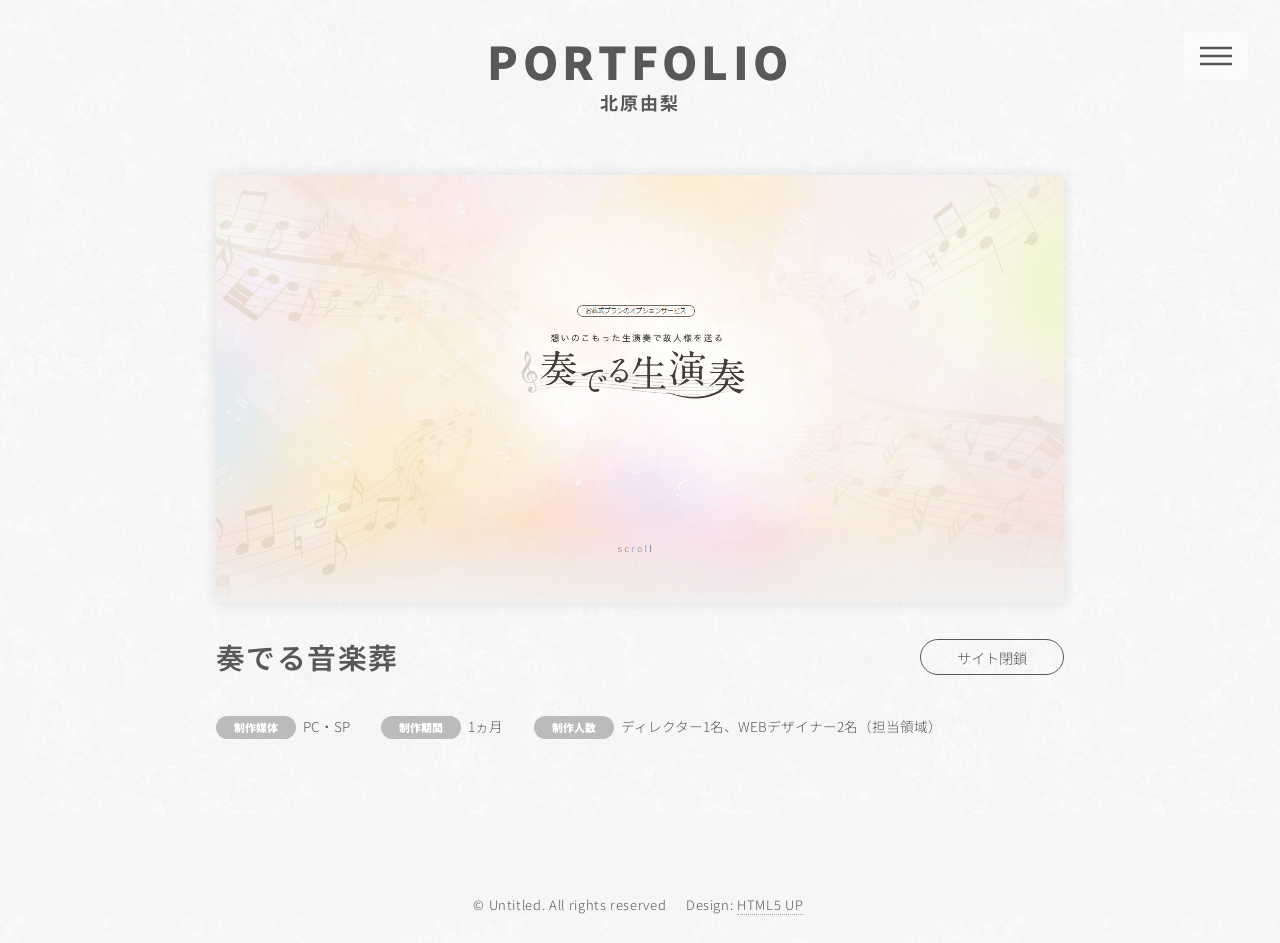
<file: detail_music.html>
<!DOCTYPE HTML>
<!--
	Phantom by HTML5 UP
	html5up.net | @ajlkn
	Free for personal and commercial use under the CCA 3.0 license (html5up.net/license)
-->
<html>
	<head>
		<title>奏でる音楽葬</title>
		<meta charset="utf-8" />
		<meta name="viewport" content="width=device-width, initial-scale=1, user-scalable=no" />
		<link rel="stylesheet" href="assets/css/main.css" />

		<!-- google font -->
		<link rel="preconnect" href="https://fonts.googleapis.com">
		<link rel="preconnect" href="https://fonts.gstatic.com" crossorigin>
		<link href="https://fonts.googleapis.com/css2?family=Noto+Sans+JP&display=swap" rel="stylesheet">

		<noscript><link rel="stylesheet" href="assets/css/noscript.css" /></noscript>
	</head>
	<body class="is-preload detail_page">
		<!-- Wrapper -->
			<div id="wrapper">

				<!-- Header -->
				<header id="header">
					<h1>
						<a href="index.html" class="logo">portfolio</a>
						<span>北原由梨</span>
					</h1>
					<nav>
						<ul>
							<li><a href="#menu">Menu</a></li>
						</ul>
					</nav>
				</header>

				<!-- Menu -->
					<nav id="menu">
						<h2>Menu</h2>
						<ul>
							<li><a href="index.html">トップ</a></li>
							<li><a href="detail_brand.html">小さなお葬式<span class="sp_br">ブランドページ</span></a></li>
							<li><a href="detail_likeplace.html">ライクプレイス<br>会社概要パンフレット</a></li>
							<li><a href="detail_movie.html">ラストレター</a></li>
							<li><a href="detail_eitai.html">永代供養個別パンフレット</a></li>
							<li><a href="detail_omakase.html">おまかせ納骨チラシ</a></li>
							<li><a href="detail_nitori.html">ニトリ仏壇チラシ</a></li>
							<li><a href="detail_nokotsu.html">納骨パンフレット</a></li>
							<li><a href="detail_plancv.html">プラン詳細CV</a></li>
							<li><a href="detail_voice.html">お客様の声</a></li>
							<li><a href="detail_music.html">奏でる音楽葬</a></li>
							<li><a href="detail_tohaku.html">東京博善</a></li>
							<li><a href="detail_rashik.html">オウンドメディアサイト<span class="sp">RashiK</span></a></li>
						</ul>
					</nav>

				<!-- Main -->
					<div id="main">
						<div class="inner">
							<a href="https://www.osohshiki.jp/plan/livemusic/" class="mv"><span class="image main"><img src="images/music_wide.png" alt="" /></span></a>
							<div class="content">
								<h2 class="title">奏でる音楽葬</h2>
								<!-- <a class="url" href="https://www.osohshiki.jp/plan/livemusic/" target="_blank">サイトを見る</a> -->
								 <a class="url close" href="#">サイト閉鎖</a>
							</div>
							<div class="info_wrapper">
								<dl class="info"><dt>制作媒体</dt><dd>PC・SP</dd></dl>
								<dl class="info"><dt>制作期間</dt><dd>1ヵ月</dd></dl>
								<dl class="info"><dt>制作人数</dt><dd>ディレクター1名、WEBデザイナー2名（担当領域）</dd></dl>
							</div>
							<div class="text">
								<p></p>
							</div>
						</div>
					</div>

				<!-- Footer -->
					<footer id="footer">
						<ul class="copyright">
							<li>&copy; Untitled. All rights reserved</li><li class="sp_br">Design: <a href="http://html5up.net">HTML5 UP</a></li>
						</ul>
					</footer>

			</div>

		<!-- Scripts -->
			<script src="assets/js/jquery.min.js"></script>
			<script src="assets/js/browser.min.js"></script>
			<script src="assets/js/breakpoints.min.js"></script>
			<script src="assets/js/util.js"></script>
			<script src="assets/js/main.js"></script>

	</body>
</html>
</file>
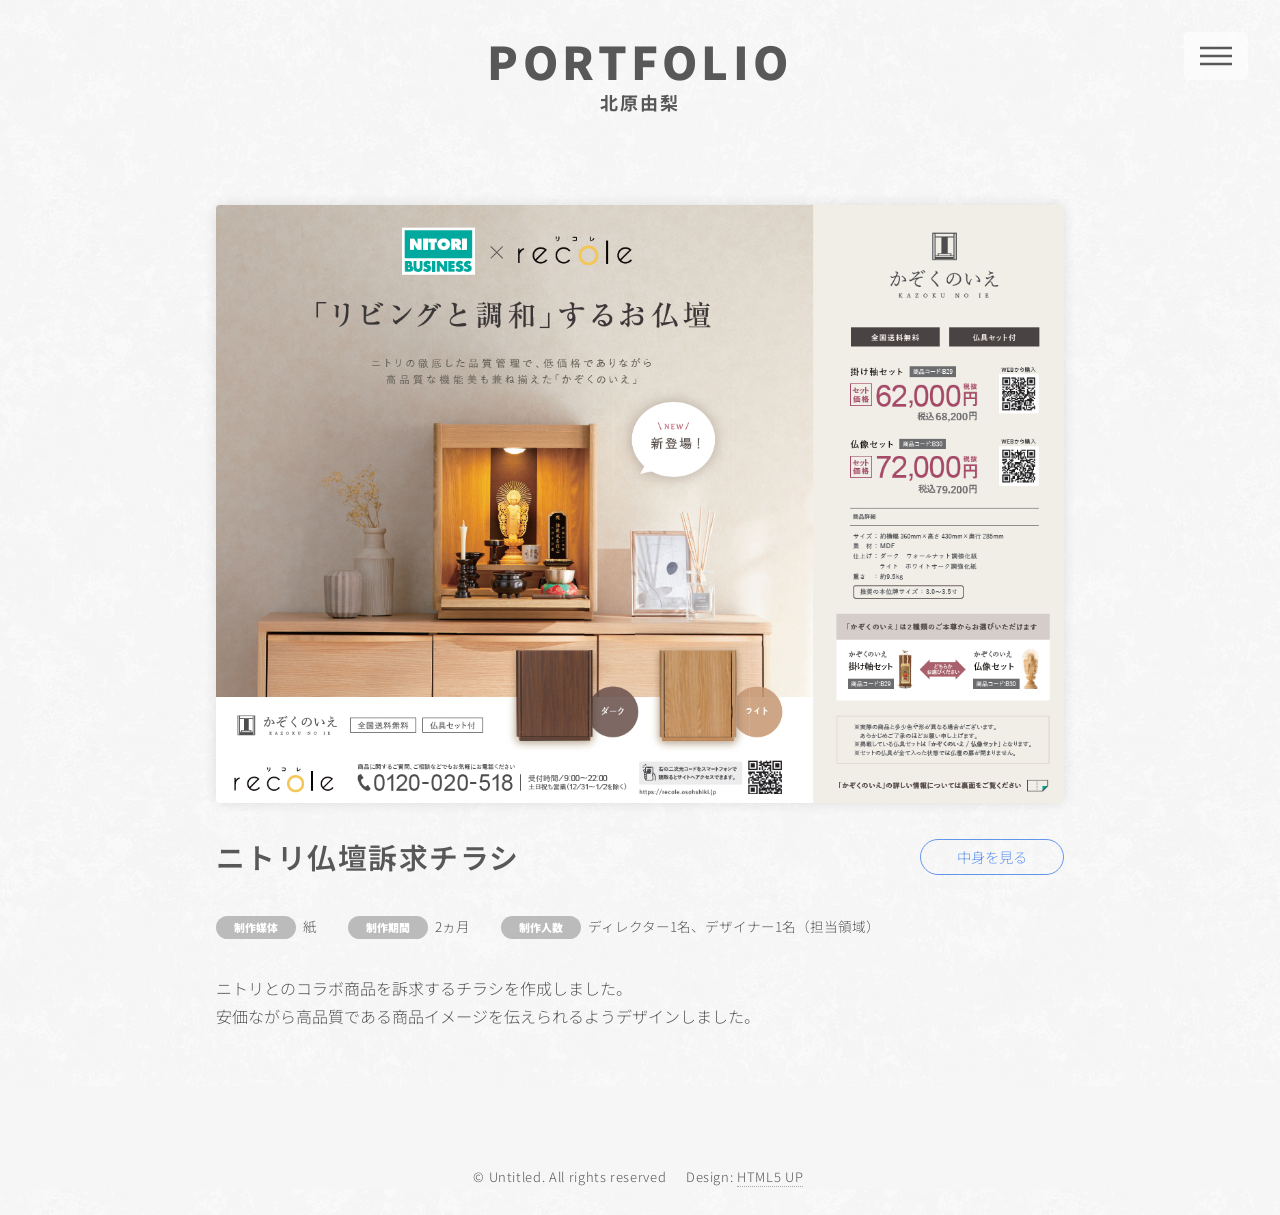
<file: detail_nitori.html>
<!DOCTYPE HTML>
<!--
	Phantom by HTML5 UP
	html5up.net | @ajlkn
	Free for personal and commercial use under the CCA 3.0 license (html5up.net/license)
-->
<html>
	<head>
		<title>ニトリ仏壇訴求チラシ</title>
		<meta charset="utf-8" />
		<meta name="viewport" content="width=device-width, initial-scale=1, user-scalable=no" />
		<link rel="stylesheet" href="assets/css/main.css" />

		<!-- google font -->
		<link rel="preconnect" href="https://fonts.googleapis.com">
		<link rel="preconnect" href="https://fonts.gstatic.com" crossorigin>
		<link href="https://fonts.googleapis.com/css2?family=Noto+Sans+JP&display=swap" rel="stylesheet">

		<noscript><link rel="stylesheet" href="assets/css/noscript.css" /></noscript>
	</head>
	<body class="is-preload detail_page">
		<!-- Wrapper -->
			<div id="wrapper">

				<!-- Header -->
				<header id="header">
					<h1>
						<a href="index.html" class="logo">portfolio</a>
						<span>北原由梨</span>
					</h1>
					<nav>
						<ul>
							<li><a href="#menu">Menu</a></li>
						</ul>
					</nav>
				</header>

				<!-- Menu -->
					<nav id="menu">
						<h2>Menu</h2>
						<ul>
							<li><a href="index.html">トップ</a></li>
							<li><a href="detail_brand.html">小さなお葬式<span class="sp_br">ブランドページ</span></a></li>
							<li><a href="detail_likeplace.html">ライクプレイス<br>会社概要パンフレット</a></li>
							<li><a href="detail_movie.html">ラストレター</a></li>
							<li><a href="detail_eitai.html">永代供養個別パンフレット</a></li>
							<li><a href="detail_omakase.html">おまかせ納骨チラシ</a></li>
							<li><a href="detail_nitori.html">ニトリ仏壇チラシ</a></li>
							<li><a href="detail_nokotsu.html">納骨パンフレット</a></li>
							<li><a href="detail_plancv.html">プラン詳細CV</a></li>
							<li><a href="detail_voice.html">お客様の声</a></li>
							<li><a href="detail_music.html">奏でる音楽葬</a></li>
							<li><a href="detail_tohaku.html">東京博善</a></li>
							<li><a href="detail_rashik.html">オウンドメディアサイト<span class="sp">RashiK</span></a></li>
						</ul>
					</nav>

				<!-- Main -->
					<div id="main">
						<div class="inner">
							<div class="mv"><span class="image main"><img src="images/nitori_wide.jpg" alt="" /></span></div>
							<div class="content">
								<h2 class="title">ニトリ仏壇訴求チラシ</h2>
								<a class="url" href="data/nitori.pdf" target="_blank">中身を見る</a>
							</div>
							<div class="info_wrapper">
								<dl class="info"><dt>制作媒体</dt><dd>紙</dd></dl>
								<dl class="info"><dt>制作期間</dt><dd>2ヵ月</dd></dl>
								<dl class="info"><dt>制作人数</dt><dd>ディレクター1名、デザイナー1名（担当領域）</dd></dl>
							</div>
							<div class="text">
								<p>ニトリとのコラボ商品を訴求するチラシを作成しました。<br>安価ながら高品質である商品イメージを伝えられるようデザインしました。</p>
							</div>
						</div>
					</div>

				<!-- Footer -->
					<footer id="footer">
						<ul class="copyright">
							<li>&copy; Untitled. All rights reserved</li><li class="sp_br">Design: <a href="http://html5up.net">HTML5 UP</a></li>
						</ul>
					</footer>

			</div>

		<!-- Scripts -->
			<script src="assets/js/jquery.min.js"></script>
			<script src="assets/js/browser.min.js"></script>
			<script src="assets/js/breakpoints.min.js"></script>
			<script src="assets/js/util.js"></script>
			<script src="assets/js/main.js"></script>

	</body>
</html>
</file>
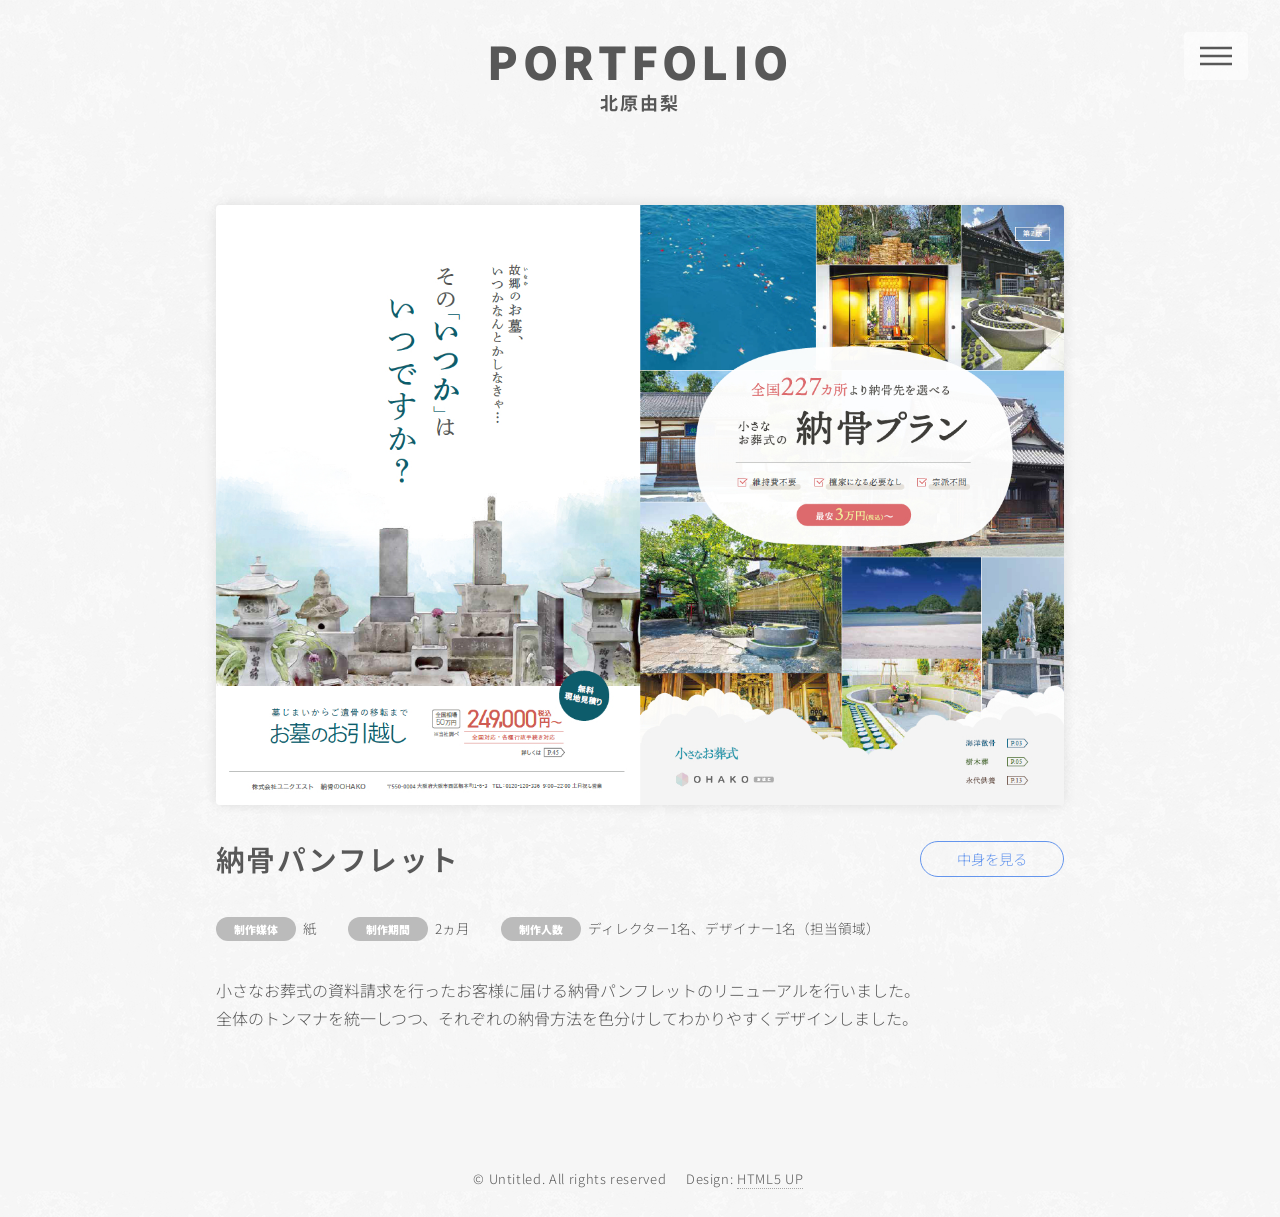
<file: detail_nokotsu.html>
<!DOCTYPE HTML>
<!--
	Phantom by HTML5 UP
	html5up.net | @ajlkn
	Free for personal and commercial use under the CCA 3.0 license (html5up.net/license)
-->
<html>
	<head>
		<title>納骨パンフレット</title>
		<meta charset="utf-8" />
		<meta name="viewport" content="width=device-width, initial-scale=1, user-scalable=no" />
		<link rel="stylesheet" href="assets/css/main.css" />

		<!-- google font -->
		<link rel="preconnect" href="https://fonts.googleapis.com">
		<link rel="preconnect" href="https://fonts.gstatic.com" crossorigin>
		<link href="https://fonts.googleapis.com/css2?family=Noto+Sans+JP&display=swap" rel="stylesheet">

		<noscript><link rel="stylesheet" href="assets/css/noscript.css" /></noscript>
	</head>
	<body class="is-preload detail_page">
		<!-- Wrapper -->
			<div id="wrapper">

				<!-- Header -->
				<header id="header">
					<h1>
						<a href="index.html" class="logo">portfolio</a>
						<span>北原由梨</span>
					</h1>
					<nav>
						<ul>
							<li><a href="#menu">Menu</a></li>
						</ul>
					</nav>
				</header>

				<!-- Menu -->
					<nav id="menu">
						<h2>Menu</h2>
						<ul>
							<li><a href="index.html">トップ</a></li>
							<li><a href="detail_brand.html">小さなお葬式<span class="sp_br">ブランドページ</span></a></li>
							<li><a href="detail_likeplace.html">ライクプレイス<br>会社概要パンフレット</a></li>
							<li><a href="detail_movie.html">ラストレター</a></li>
							<li><a href="detail_eitai.html">永代供養個別パンフレット</a></li>
							<li><a href="detail_omakase.html">おまかせ納骨チラシ</a></li>
							<li><a href="detail_nitori.html">ニトリ仏壇チラシ</a></li>
							<li><a href="detail_nokotsu.html">納骨パンフレット</a></li>
							<li><a href="detail_plancv.html">プラン詳細CV</a></li>
							<li><a href="detail_voice.html">お客様の声</a></li>
							<li><a href="detail_music.html">奏でる音楽葬</a></li>
							<li><a href="detail_tohaku.html">東京博善</a></li>
							<li><a href="detail_rashik.html">オウンドメディアサイト<span class="sp">RashiK</span></a></li>
						</ul>
					</nav>

				<!-- Main -->
					<div id="main">
						<div class="inner">
							<div class="mv"><span class="image main"><img src="images/nokotsu_wide.jpg" alt="" /></span></div>
							<div class="content">
								<h2 class="title">納骨パンフレット</h2>
								<a class="url" href="data/nokotsu.pdf" target="_blank">中身を見る</a>
							</div>
							<div class="info_wrapper">
								<dl class="info"><dt>制作媒体</dt><dd>紙</dd></dl>
								<dl class="info"><dt>制作期間</dt><dd>2ヵ月</dd></dl>
								<dl class="info"><dt>制作人数</dt><dd>ディレクター1名、デザイナー1名（担当領域）</dd></dl>
							</div>
							<div class="text">
								<p>小さなお葬式の資料請求を行ったお客様に届ける納骨パンフレットのリニューアルを行いました。<br>全体のトンマナを統一しつつ、それぞれの納骨方法を色分けしてわかりやすくデザインしました。</p>
							</div>
						</div>
					</div>

				<!-- Footer -->
					<footer id="footer">
						<ul class="copyright">
							<li>&copy; Untitled. All rights reserved</li><li class="sp_br">Design: <a href="http://html5up.net">HTML5 UP</a></li>
						</ul>
					</footer>

			</div>

		<!-- Scripts -->
			<script src="assets/js/jquery.min.js"></script>
			<script src="assets/js/browser.min.js"></script>
			<script src="assets/js/breakpoints.min.js"></script>
			<script src="assets/js/util.js"></script>
			<script src="assets/js/main.js"></script>

	</body>
</html>
</file>
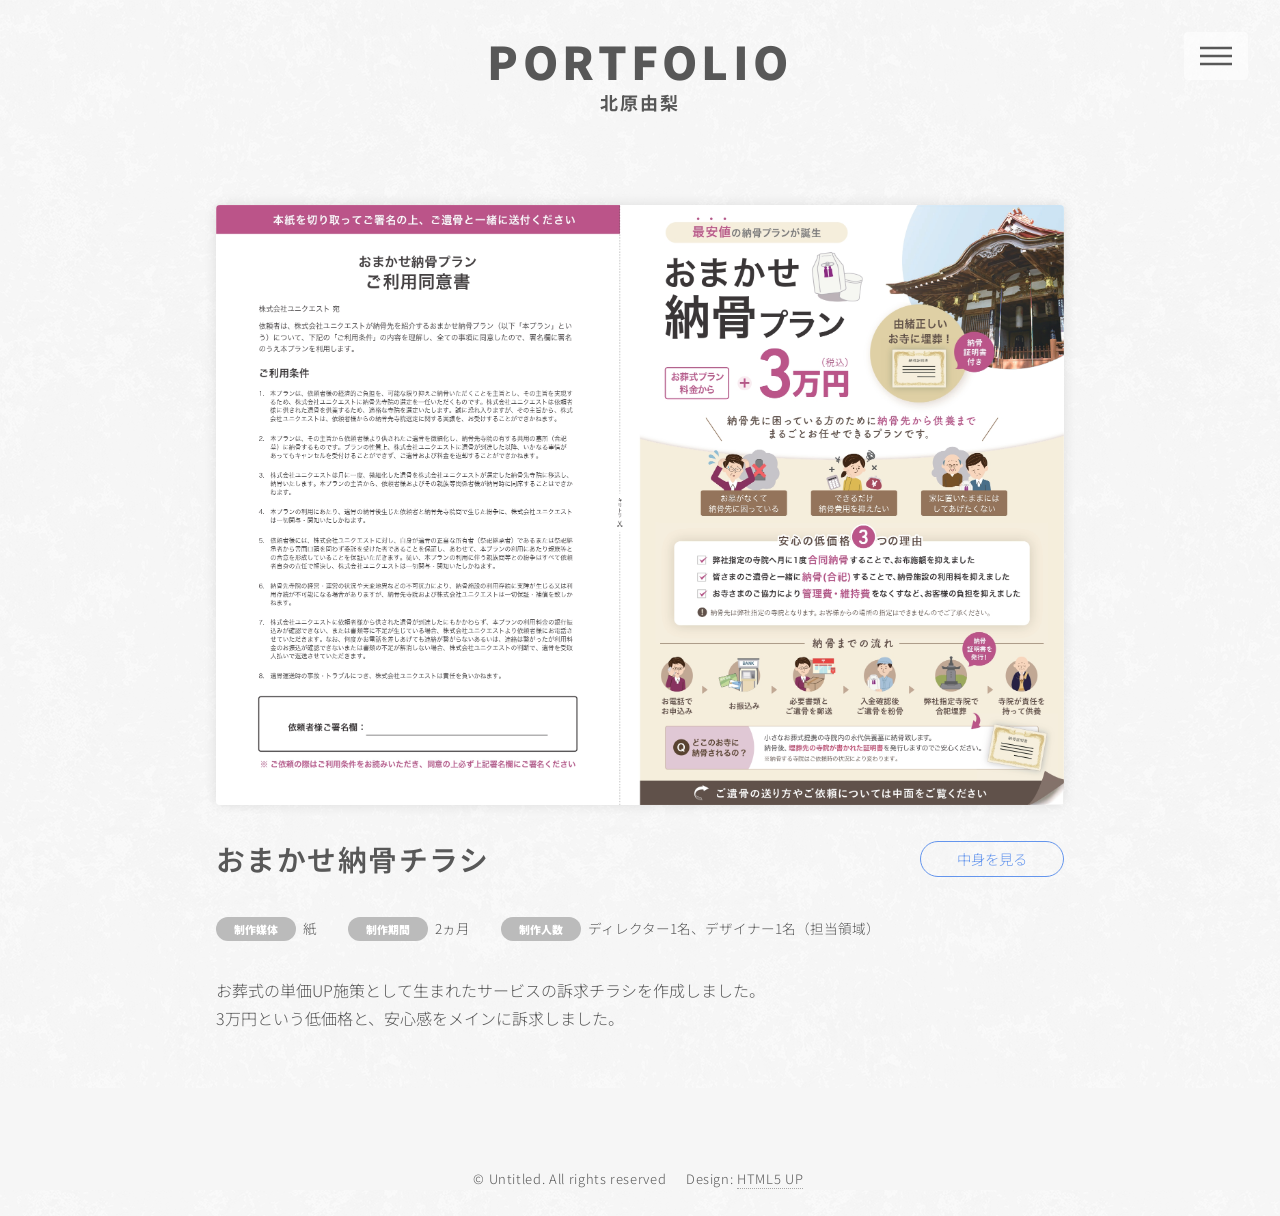
<file: detail_omakase.html>
<!DOCTYPE HTML>
<!--
	Phantom by HTML5 UP
	html5up.net | @ajlkn
	Free for personal and commercial use under the CCA 3.0 license (html5up.net/license)
-->
<html>
	<head>
		<title>おまかせ納骨チラシ</title>
		<meta charset="utf-8" />
		<meta name="viewport" content="width=device-width, initial-scale=1, user-scalable=no" />
		<link rel="stylesheet" href="assets/css/main.css" />

		<!-- google font -->
		<link rel="preconnect" href="https://fonts.googleapis.com">
		<link rel="preconnect" href="https://fonts.gstatic.com" crossorigin>
		<link href="https://fonts.googleapis.com/css2?family=Noto+Sans+JP&display=swap" rel="stylesheet">

		<noscript><link rel="stylesheet" href="assets/css/noscript.css" /></noscript>
	</head>
	<body class="is-preload detail_page">
		<!-- Wrapper -->
			<div id="wrapper">

				<!-- Header -->
				<header id="header">
					<h1>
						<a href="index.html" class="logo">portfolio</a>
						<span>北原由梨</span>
					</h1>
					<nav>
						<ul>
							<li><a href="#menu">Menu</a></li>
						</ul>
					</nav>
				</header>

				<!-- Menu -->
					<nav id="menu">
						<h2>Menu</h2>
						<ul>
							<li><a href="index.html">トップ</a></li>
							<li><a href="detail_brand.html">小さなお葬式<span class="sp_br">ブランドページ</span></a></li>
							<li><a href="detail_likeplace.html">ライクプレイス<br>会社概要パンフレット</a></li>
							<li><a href="detail_movie.html">ラストレター</a></li>
							<li><a href="detail_eitai.html">永代供養個別パンフレット</a></li>
							<li><a href="detail_omakase.html">おまかせ納骨チラシ</a></li>
							<li><a href="detail_nitori.html">ニトリ仏壇チラシ</a></li>
							<li><a href="detail_nokotsu.html">納骨パンフレット</a></li>
							<li><a href="detail_plancv.html">プラン詳細CV</a></li>
							<li><a href="detail_voice.html">お客様の声</a></li>
							<li><a href="detail_music.html">奏でる音楽葬</a></li>
							<li><a href="detail_tohaku.html">東京博善</a></li>
							<li><a href="detail_rashik.html">オウンドメディアサイト<span class="sp">RashiK</span></a></li>
						</ul>
					</nav>

				<!-- Main -->
					<div id="main">
						<div class="inner">
							<div class="mv"><span class="image main"><img src="images/omakase_wide.jpg" alt="" /></span></div>
							<div class="content">
								<h2 class="title">おまかせ納骨チラシ</h2>
								<a class="url" href="data/omakase.pdf" target="_blank">中身を見る</a>
							</div>
							<div class="info_wrapper">
								<dl class="info"><dt>制作媒体</dt><dd>紙</dd></dl>
								<dl class="info"><dt>制作期間</dt><dd>2ヵ月</dd></dl>
								<dl class="info"><dt>制作人数</dt><dd>ディレクター1名、デザイナー1名（担当領域）</dd></dl>
							</div>
							<div class="text">
								<p>お葬式の単価UP施策として生まれたサービスの訴求チラシを作成しました。<br>3万円という低価格と、安心感をメインに訴求しました。</p>
							</div>
						</div>
					</div>

				<!-- Footer -->
					<footer id="footer">
						<ul class="copyright">
							<li>&copy; Untitled. All rights reserved</li><li class="sp_br">Design: <a href="http://html5up.net">HTML5 UP</a></li>
						</ul>
					</footer>

			</div>

		<!-- Scripts -->
			<script src="assets/js/jquery.min.js"></script>
			<script src="assets/js/browser.min.js"></script>
			<script src="assets/js/breakpoints.min.js"></script>
			<script src="assets/js/util.js"></script>
			<script src="assets/js/main.js"></script>

	</body>
</html>
</file>
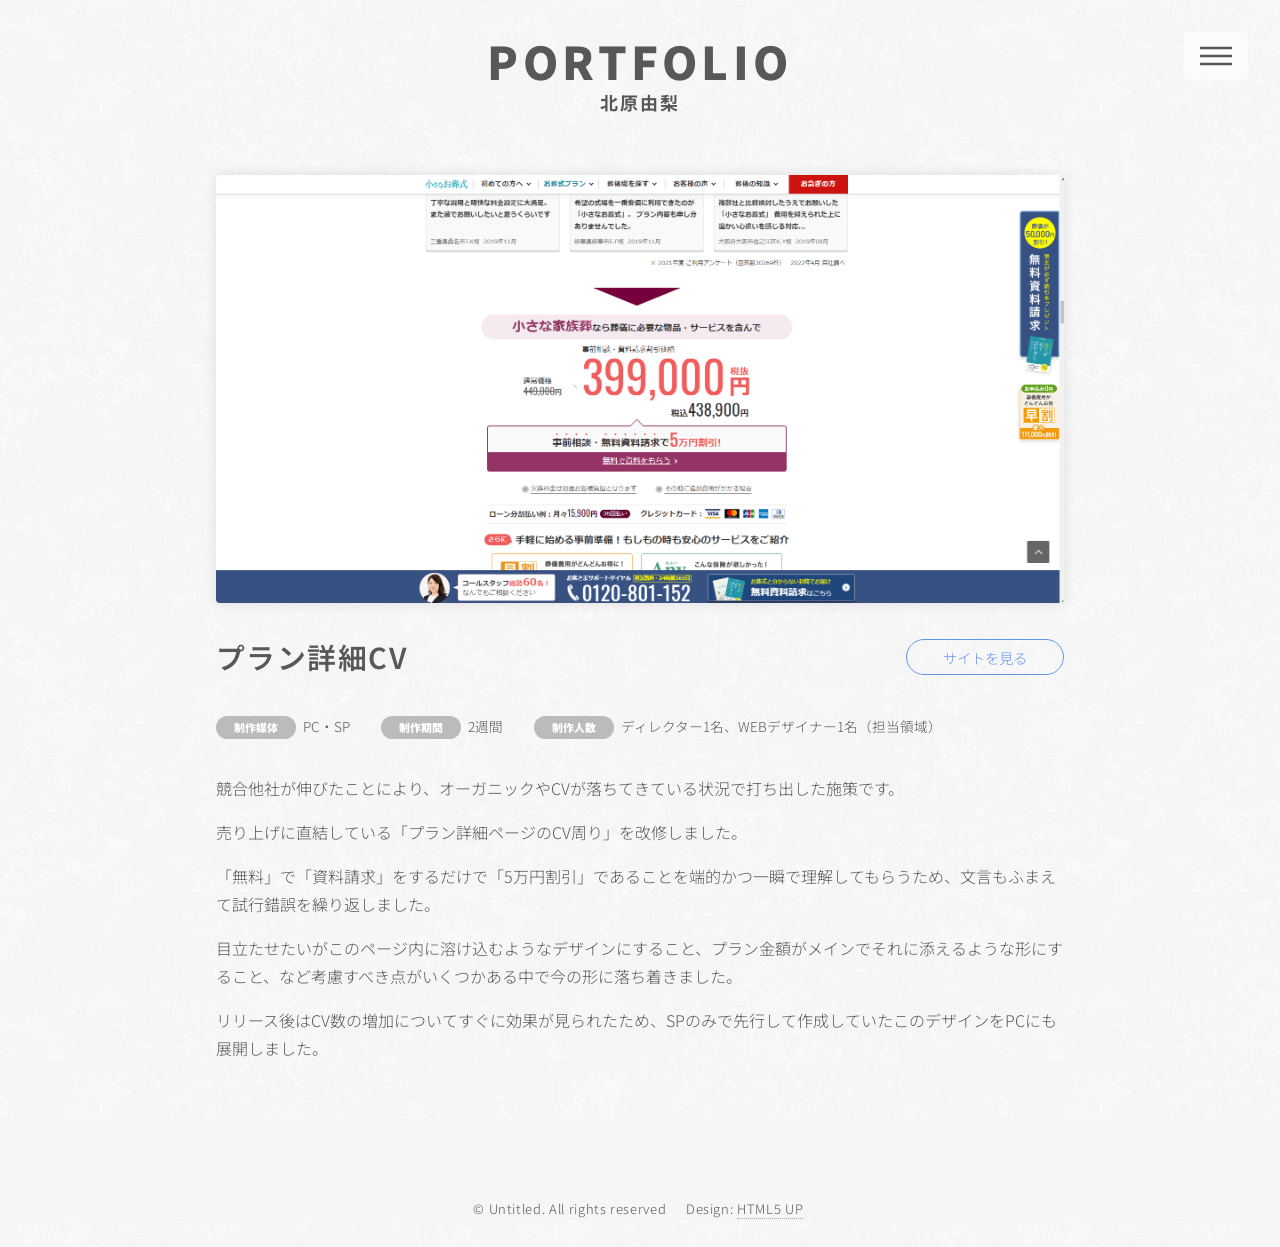
<file: detail_plancv.html>
<!DOCTYPE HTML>
<!--
	Phantom by HTML5 UP
	html5up.net | @ajlkn
	Free for personal and commercial use under the CCA 3.0 license (html5up.net/license)
-->
<html>
	<head>
		<title>プラン詳細CV</title>
		<meta charset="utf-8" />
		<meta name="viewport" content="width=device-width, initial-scale=1, user-scalable=no" />
		<link rel="stylesheet" href="assets/css/main.css" />

		<!-- google font -->
		<link rel="preconnect" href="https://fonts.googleapis.com">
		<link rel="preconnect" href="https://fonts.gstatic.com" crossorigin>
		<link href="https://fonts.googleapis.com/css2?family=Noto+Sans+JP&display=swap" rel="stylesheet">

		<noscript><link rel="stylesheet" href="assets/css/noscript.css" /></noscript>
	</head>
	<body class="is-preload detail_page">
		<!-- Wrapper -->
			<div id="wrapper">

				<!-- Header -->
				<header id="header">
					<h1>
						<a href="index.html" class="logo">portfolio</a>
						<span>北原由梨</span>
					</h1>
					<nav>
						<ul>
							<li><a href="#menu">Menu</a></li>
						</ul>
					</nav>
				</header>

				<!-- Menu -->
					<nav id="menu">
						<h2>Menu</h2>
						<ul>
							<li><a href="index.html">トップ</a></li>
							<li><a href="detail_brand.html">小さなお葬式<span class="sp_br">ブランドページ</span></a></li>
							<li><a href="detail_likeplace.html">ライクプレイス<br>会社概要パンフレット</a></li>
							<li><a href="detail_movie.html">ラストレター</a></li>
							<li><a href="detail_eitai.html">永代供養個別パンフレット</a></li>
							<li><a href="detail_omakase.html">おまかせ納骨チラシ</a></li>
							<li><a href="detail_nitori.html">ニトリ仏壇チラシ</a></li>
							<li><a href="detail_nokotsu.html">納骨パンフレット</a></li>
							<li><a href="detail_plancv.html">プラン詳細CV</a></li>
							<li><a href="detail_voice.html">お客様の声</a></li>
							<li><a href="detail_music.html">奏でる音楽葬</a></li>
							<li><a href="detail_tohaku.html">東京博善</a></li>
							<li><a href="detail_rashik.html">オウンドメディアサイト<span class="sp">RashiK</span></a></li>
						</ul>
					</nav>

				<!-- Main -->
					<div id="main">
						<div class="inner">
							<a href="https://www.osohshiki.jp/plan/kazokusoh/" class="mv"><span class="image main"><img src="images/plancv_wide.png" alt="" /></span></a>
							<div class="content">
								<h2 class="title">プラン詳細CV</h2>
								<a class="url" href="https://www.osohshiki.jp/plan/kazokusoh/" target="_blank">サイトを見る</a>
							</div>
							<div class="info_wrapper">
								<dl class="info"><dt>制作媒体</dt><dd>PC・SP</dd></dl>
								<dl class="info"><dt>制作期間</dt><dd>2週間</dd></dl>
								<dl class="info"><dt>制作人数</dt><dd>ディレクター1名、WEBデザイナー1名（担当領域）</dd></dl>
							</div>
							<div class="text">
								<p>競合他社が伸びたことにより、オーガニックやCVが落ちてきている状況で打ち出した施策です。</p>
								<p>売り上げに直結している「プラン詳細ページのCV周り」を改修しました。</p>
								<p>「無料」で「資料請求」をするだけで「5万円割引」であることを端的かつ一瞬で理解してもらうため、文言もふまえて試行錯誤を繰り返しました。</p>
								<p>目立たせたいがこのページ内に溶け込むようなデザインにすること、プラン金額がメインでそれに添えるような形にすること、など考慮すべき点がいくつかある中で今の形に落ち着きました。</p>
								<p>リリース後はCV数の増加についてすぐに効果が見られたため、SPのみで先行して作成していたこのデザインをPCにも展開しました。</p>
							</div>
						</div>
					</div>

				<!-- Footer -->
					<footer id="footer">
						<ul class="copyright">
							<li>&copy; Untitled. All rights reserved</li><li class="sp_br">Design: <a href="http://html5up.net">HTML5 UP</a></li>
						</ul>
					</footer>

			</div>

		<!-- Scripts -->
			<script src="assets/js/jquery.min.js"></script>
			<script src="assets/js/browser.min.js"></script>
			<script src="assets/js/breakpoints.min.js"></script>
			<script src="assets/js/util.js"></script>
			<script src="assets/js/main.js"></script>

	</body>
</html>
</file>
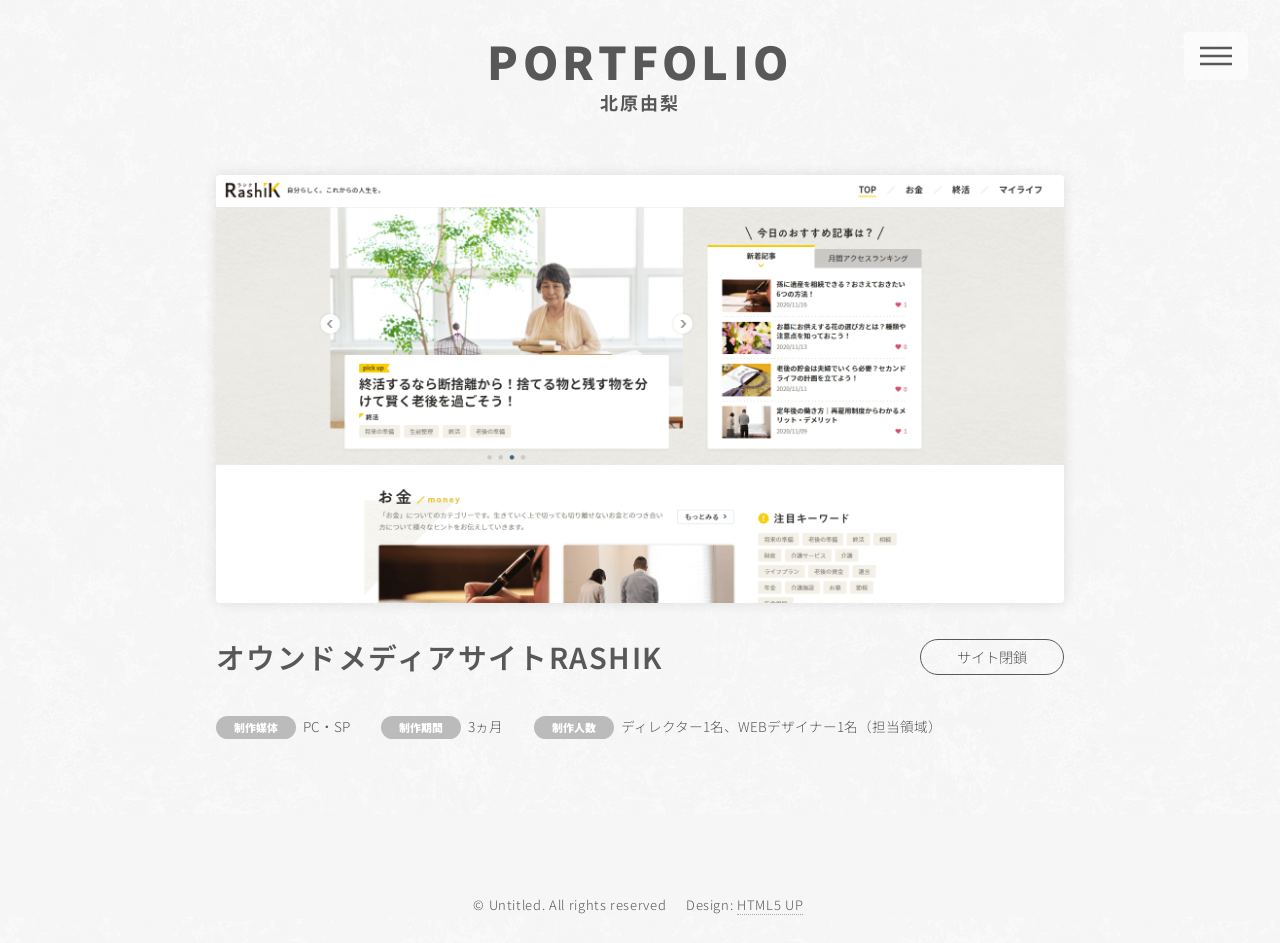
<file: detail_rashik.html>
<!DOCTYPE HTML>
<!--
	Phantom by HTML5 UP
	html5up.net | @ajlkn
	Free for personal and commercial use under the CCA 3.0 license (html5up.net/license)
-->
<html>
	<head>
		<title>オウンドメディアサイトRashiK</title>
		<meta charset="utf-8" />
		<meta name="viewport" content="width=device-width, initial-scale=1, user-scalable=no" />
		<link rel="stylesheet" href="assets/css/main.css" />

		<!-- google font -->
		<link rel="preconnect" href="https://fonts.googleapis.com">
		<link rel="preconnect" href="https://fonts.gstatic.com" crossorigin>
		<link href="https://fonts.googleapis.com/css2?family=Noto+Sans+JP&display=swap" rel="stylesheet">

		<noscript><link rel="stylesheet" href="assets/css/noscript.css" /></noscript>
	</head>
	<body class="is-preload detail_page">
		<!-- Wrapper -->
			<div id="wrapper">

				<!-- Header -->
				<header id="header">
					<h1>
						<a href="index.html" class="logo">portfolio</a>
						<span>北原由梨</span>
					</h1>
					<nav>
						<ul>
							<li><a href="#menu">Menu</a></li>
						</ul>
					</nav>
				</header>

				<!-- Menu -->
					<nav id="menu">
						<h2>Menu</h2>
						<ul>
							<li><a href="index.html">トップ</a></li>
							<li><a href="detail_brand.html">小さなお葬式<span class="sp_br">ブランドページ</span></a></li>
							<li><a href="detail_likeplace.html">ライクプレイス<br>会社概要パンフレット</a></li>
							<li><a href="detail_movie.html">ラストレター</a></li>
							<li><a href="detail_eitai.html">永代供養個別パンフレット</a></li>
							<li><a href="detail_omakase.html">おまかせ納骨チラシ</a></li>
							<li><a href="detail_nitori.html">ニトリ仏壇チラシ</a></li>
							<li><a href="detail_nokotsu.html">納骨パンフレット</a></li>
							<li><a href="detail_plancv.html">プラン詳細CV</a></li>
							<li><a href="detail_voice.html">お客様の声</a></li>
							<li><a href="detail_music.html">奏でる音楽葬</a></li>
							<li><a href="detail_tohaku.html">東京博善</a></li>
							<li><a href="detail_rashik.html">オウンドメディアサイト<span class="sp">RashiK</span></a></li>
						</ul>
					</nav>
					
				<!-- Main -->
					<div id="main">
						<div class="inner">
							<a href="#" class="mv"><span class="image main"><img src="images/rashik_wide.png" alt="" /></span></a>
							<div class="content">
								<h2 class="title">オウンドメディアサイトRashiK</span></h2>
								<a class="url close" href="#">サイト閉鎖</a>
							</div>
							<div class="info_wrapper">
								<dl class="info"><dt>制作媒体</dt><dd>PC・SP</dd></dl>
								<dl class="info"><dt>制作期間</dt><dd>3ヵ月</dd></dl>
								<dl class="info"><dt>制作人数</dt><dd>ディレクター1名、WEBデザイナー1名（担当領域）</dd></dl>
							</div>
							<div class="text">
								<p></p>
							</div>
						</div>
					</div>

				<!-- Footer -->
					<footer id="footer">
						<ul class="copyright">
							<li>&copy; Untitled. All rights reserved</li><li class="sp_br">Design: <a href="http://html5up.net">HTML5 UP</a></li>
						</ul>
					</footer>

			</div>

		<!-- Scripts -->
			<script src="assets/js/jquery.min.js"></script>
			<script src="assets/js/browser.min.js"></script>
			<script src="assets/js/breakpoints.min.js"></script>
			<script src="assets/js/util.js"></script>
			<script src="assets/js/main.js"></script>

	</body>
</html>
</file>
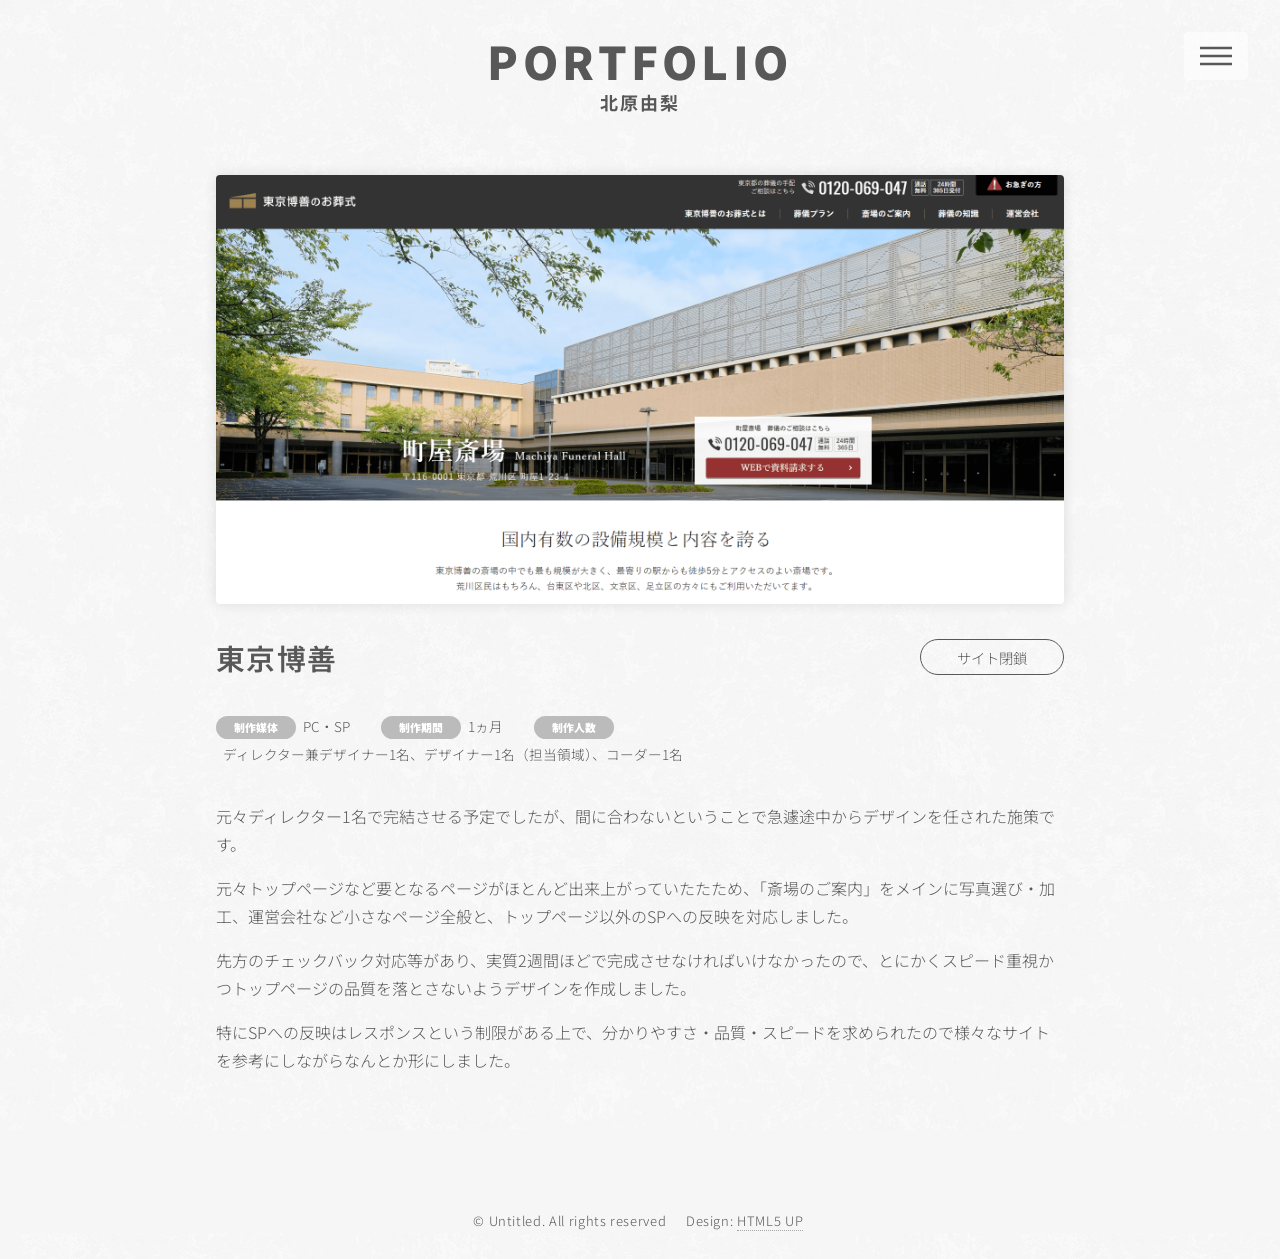
<file: detail_tohaku.html>
<!DOCTYPE HTML>
<!--
	Phantom by HTML5 UP
	html5up.net | @ajlkn
	Free for personal and commercial use under the CCA 3.0 license (html5up.net/license)
-->
<html>
	<head>
		<title>東京博善</title>
		<meta charset="utf-8" />
		<meta name="viewport" content="width=device-width, initial-scale=1, user-scalable=no" />
		<link rel="stylesheet" href="assets/css/main.css" />

		<!-- google font -->
		<link rel="preconnect" href="https://fonts.googleapis.com">
		<link rel="preconnect" href="https://fonts.gstatic.com" crossorigin>
		<link href="https://fonts.googleapis.com/css2?family=Noto+Sans+JP&display=swap" rel="stylesheet">

		<noscript><link rel="stylesheet" href="assets/css/noscript.css" /></noscript>
	</head>
	<body class="is-preload detail_page">
		<!-- Wrapper -->
			<div id="wrapper">

				<!-- Header -->
				<header id="header">
					<h1>
						<a href="index.html" class="logo">portfolio</a>
						<span>北原由梨</span>
					</h1>
					<nav>
						<ul>
							<li><a href="#menu">Menu</a></li>
						</ul>
					</nav>
				</header>

				<!-- Menu -->
					<nav id="menu">
						<h2>Menu</h2>
						<ul>
							<li><a href="index.html">トップ</a></li>
							<li><a href="detail_brand.html">小さなお葬式<span class="sp_br">ブランドページ</span></a></li>
							<li><a href="detail_likeplace.html">ライクプレイス<br>会社概要パンフレット</a></li>
							<li><a href="detail_movie.html">ラストレター</a></li>
							<li><a href="detail_eitai.html">永代供養個別パンフレット</a></li>
							<li><a href="detail_omakase.html">おまかせ納骨チラシ</a></li>
							<li><a href="detail_nitori.html">ニトリ仏壇チラシ</a></li>
							<li><a href="detail_nokotsu.html">納骨パンフレット</a></li>
							<li><a href="detail_plancv.html">プラン詳細CV</a></li>
							<li><a href="detail_voice.html">お客様の声</a></li>
							<li><a href="detail_music.html">奏でる音楽葬</a></li>
							<li><a href="detail_tohaku.html">東京博善</a></li>
							<li><a href="detail_rashik.html">オウンドメディアサイト<span class="sp">RashiK</span></a></li>
						</ul>
					</nav>

				<!-- Main -->
					<div id="main">
						<div class="inner">
							<a href="https://www.tohaku-sougi.com/" class="mv"><span class="image main"><img src="images/tohaku_wide.png" alt="" /></span></a>
							<div class="content">
								<h2 class="title">東京博善</h2>
								<!-- <a class="url" href="https://www.tohaku-sougi.com/" target="_blank">サイトを見る</a> -->
								 <a class="url close" href="#">サイト閉鎖</a>
							</div>
							<div class="info_wrapper">
								<dl class="info"><dt>制作媒体</dt><dd>PC・SP</dd></dl>
								<dl class="info"><dt>制作期間</dt><dd>1ヵ月</dd></dl>
								<dl class="info"><dt>制作人数</dt><dd>ディレクター兼デザイナー1名、デザイナー1名（担当領域）、コーダー1名</dd></dl>
							</div>
							<div class="text">
								<p>元々ディレクター1名で完結させる予定でしたが、間に合わないということで急遽途中からデザインを任された施策です。</p>
								<p>元々トップページなど要となるページがほとんど出来上がっていたたため、「斎場のご案内」をメインに写真選び・加工、運営会社など小さなページ全般と、トップページ以外のSPへの反映を対応しました。</p>
								<p>先方のチェックバック対応等があり、実質2週間ほどで完成させなければいけなかったので、とにかくスピード重視かつトップページの品質を落とさないようデザインを作成しました。</p>
								<p>特にSPへの反映はレスポンスという制限がある上で、分かりやすさ・品質・スピードを求められたので様々なサイトを参考にしながらなんとか形にしました。</p>
							</div>
						</div>
					</div>

				<!-- Footer -->
					<footer id="footer">
						<ul class="copyright">
							<li>&copy; Untitled. All rights reserved</li><li class="sp_br">Design: <a href="http://html5up.net">HTML5 UP</a></li>
						</ul>
					</footer>

			</div>

		<!-- Scripts -->
			<script src="assets/js/jquery.min.js"></script>
			<script src="assets/js/browser.min.js"></script>
			<script src="assets/js/breakpoints.min.js"></script>
			<script src="assets/js/util.js"></script>
			<script src="assets/js/main.js"></script>

	</body>
</html>
</file>
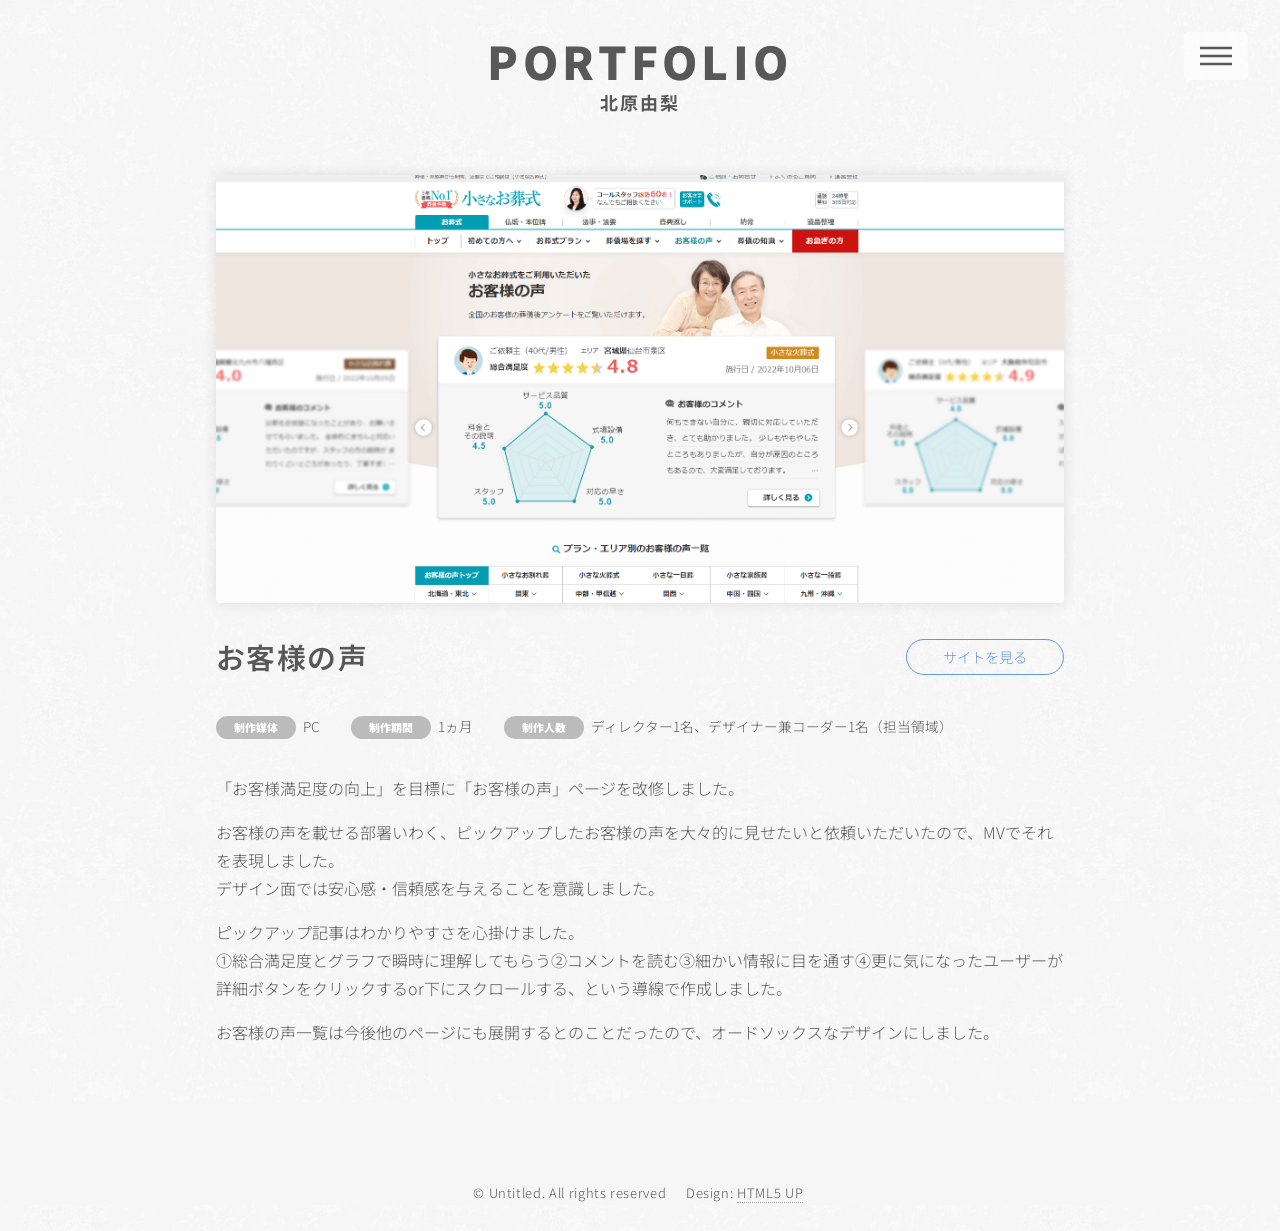
<file: detail_voice.html>
<!DOCTYPE HTML>
<!--
	Phantom by HTML5 UP
	html5up.net | @ajlkn
	Free for personal and commercial use under the CCA 3.0 license (html5up.net/license)
-->
<html>
	<head>
		<title>お客様の声</title>
		<meta charset="utf-8" />
		<meta name="viewport" content="width=device-width, initial-scale=1, user-scalable=no" />
		<link rel="stylesheet" href="assets/css/main.css" />

		<!-- google font -->
		<link rel="preconnect" href="https://fonts.googleapis.com">
		<link rel="preconnect" href="https://fonts.gstatic.com" crossorigin>
		<link href="https://fonts.googleapis.com/css2?family=Noto+Sans+JP&display=swap" rel="stylesheet">

		<noscript><link rel="stylesheet" href="assets/css/noscript.css" /></noscript>
	</head>
	<body class="is-preload detail_page">
		<!-- Wrapper -->
			<div id="wrapper">

				<!-- Header -->
				<header id="header">
					<h1>
						<a href="index.html" class="logo">portfolio</a>
						<span>北原由梨</span>
					</h1>
					<nav>
						<ul>
							<li><a href="#menu">Menu</a></li>
						</ul>
					</nav>
				</header>

				<!-- Menu -->
					<nav id="menu">
						<h2>Menu</h2>
						<ul>
							<li><a href="index.html">トップ</a></li>
							<li><a href="detail_brand.html">小さなお葬式<span class="sp_br">ブランドページ</span></a></li>
							<li><a href="detail_likeplace.html">ライクプレイス<br>会社概要パンフレット</a></li>
							<li><a href="detail_movie.html">ラストレター</a></li>
							<li><a href="detail_eitai.html">永代供養個別パンフレット</a></li>
							<li><a href="detail_omakase.html">おまかせ納骨チラシ</a></li>
							<li><a href="detail_nitori.html">ニトリ仏壇チラシ</a></li>
							<li><a href="detail_nokotsu.html">納骨パンフレット</a></li>
							<li><a href="detail_plancv.html">プラン詳細CV</a></li>
							<li><a href="detail_voice.html">お客様の声</a></li>
							<li><a href="detail_music.html">奏でる音楽葬</a></li>
							<li><a href="detail_tohaku.html">東京博善</a></li>
							<li><a href="detail_rashik.html">オウンドメディアサイト<span class="sp">RashiK</span></a></li>
						</ul>
					</nav>

				<!-- Main -->
					<div id="main">
						<div class="inner">
							<a href="https://www.osohshiki.jp/voice/" class="mv"><span class="image main"><img src="images/voice_wide.png" alt="" /></span></a>
							<div class="content">
								<h2 class="title">お客様の声</h2>
								<a class="url" href="https://www.osohshiki.jp/voice/" target="_blank">サイトを見る</a>
							</div>
							<div class="info_wrapper">
								<dl class="info"><dt>制作媒体</dt><dd>PC</dd></dl>
								<dl class="info"><dt>制作期間</dt><dd>1ヵ月</dd></dl>
								<dl class="info"><dt>制作人数</dt><dd>ディレクター1名、デザイナー兼コーダー1名（担当領域）</dd></dl>
							</div>
							<div class="text">
								<p>「お客様満足度の向上」を目標に「お客様の声」ページを改修しました。</p>
								<p>お客様の声を載せる部署いわく、ピックアップしたお客様の声を大々的に見せたいと依頼いただいたので、MVでそれを表現しました。<br>デザイン面では安心感・信頼感を与えることを意識しました。</p>
								<p>ピックアップ記事はわかりやすさを心掛けました。<br>①総合満足度とグラフで瞬時に理解してもらう②コメントを読む③細かい情報に目を通す④更に気になったユーザーが詳細ボタンをクリックするor下にスクロールする、という導線で作成しました。</p>
								<p>お客様の声一覧は今後他のページにも展開するとのことだったので、オードソックスなデザインにしました。</p>
							</div>
						</div>
					</div>

				<!-- Footer -->
					<footer id="footer">
						<ul class="copyright">
							<li>&copy; Untitled. All rights reserved</li><li class="sp_br">Design: <a href="http://html5up.net">HTML5 UP</a></li>
						</ul>
					</footer>

			</div>

		<!-- Scripts -->
			<script src="assets/js/jquery.min.js"></script>
			<script src="assets/js/browser.min.js"></script>
			<script src="assets/js/breakpoints.min.js"></script>
			<script src="assets/js/util.js"></script>
			<script src="assets/js/main.js"></script>

	</body>
</html>
</file>
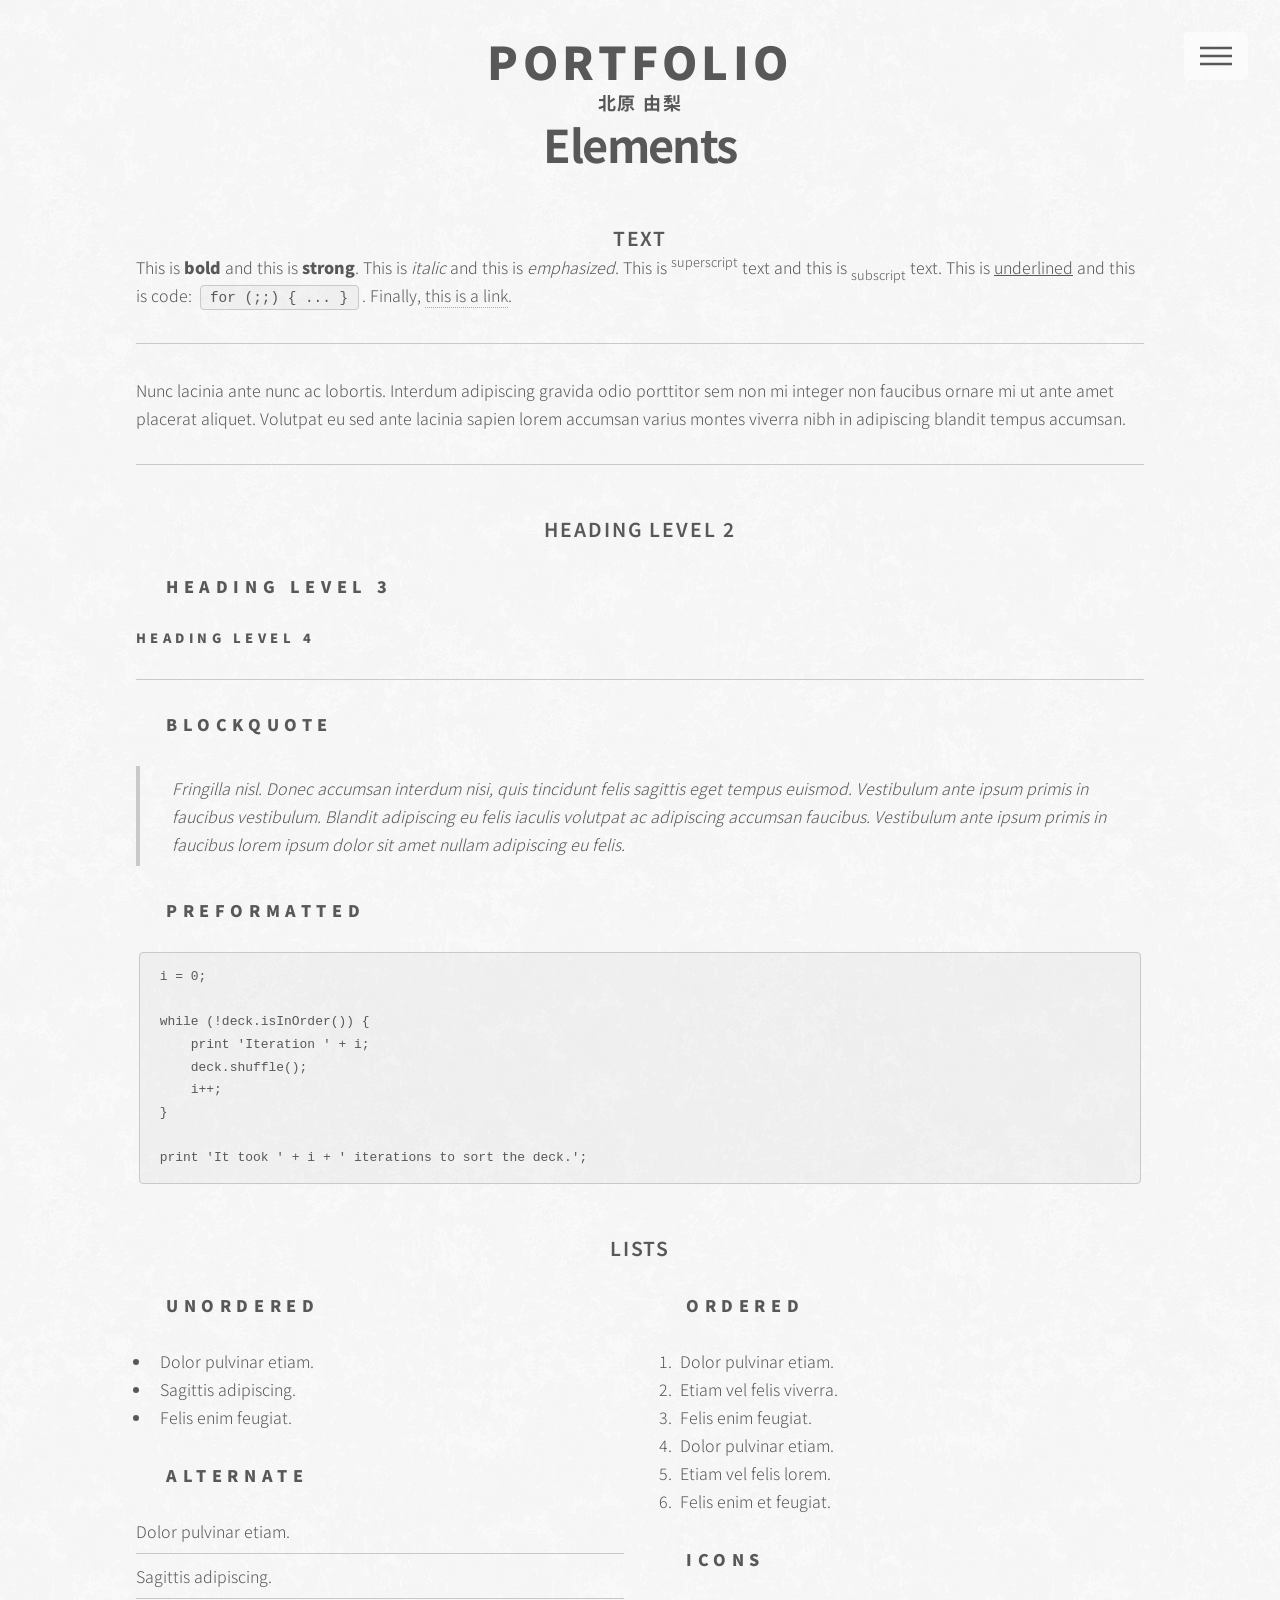
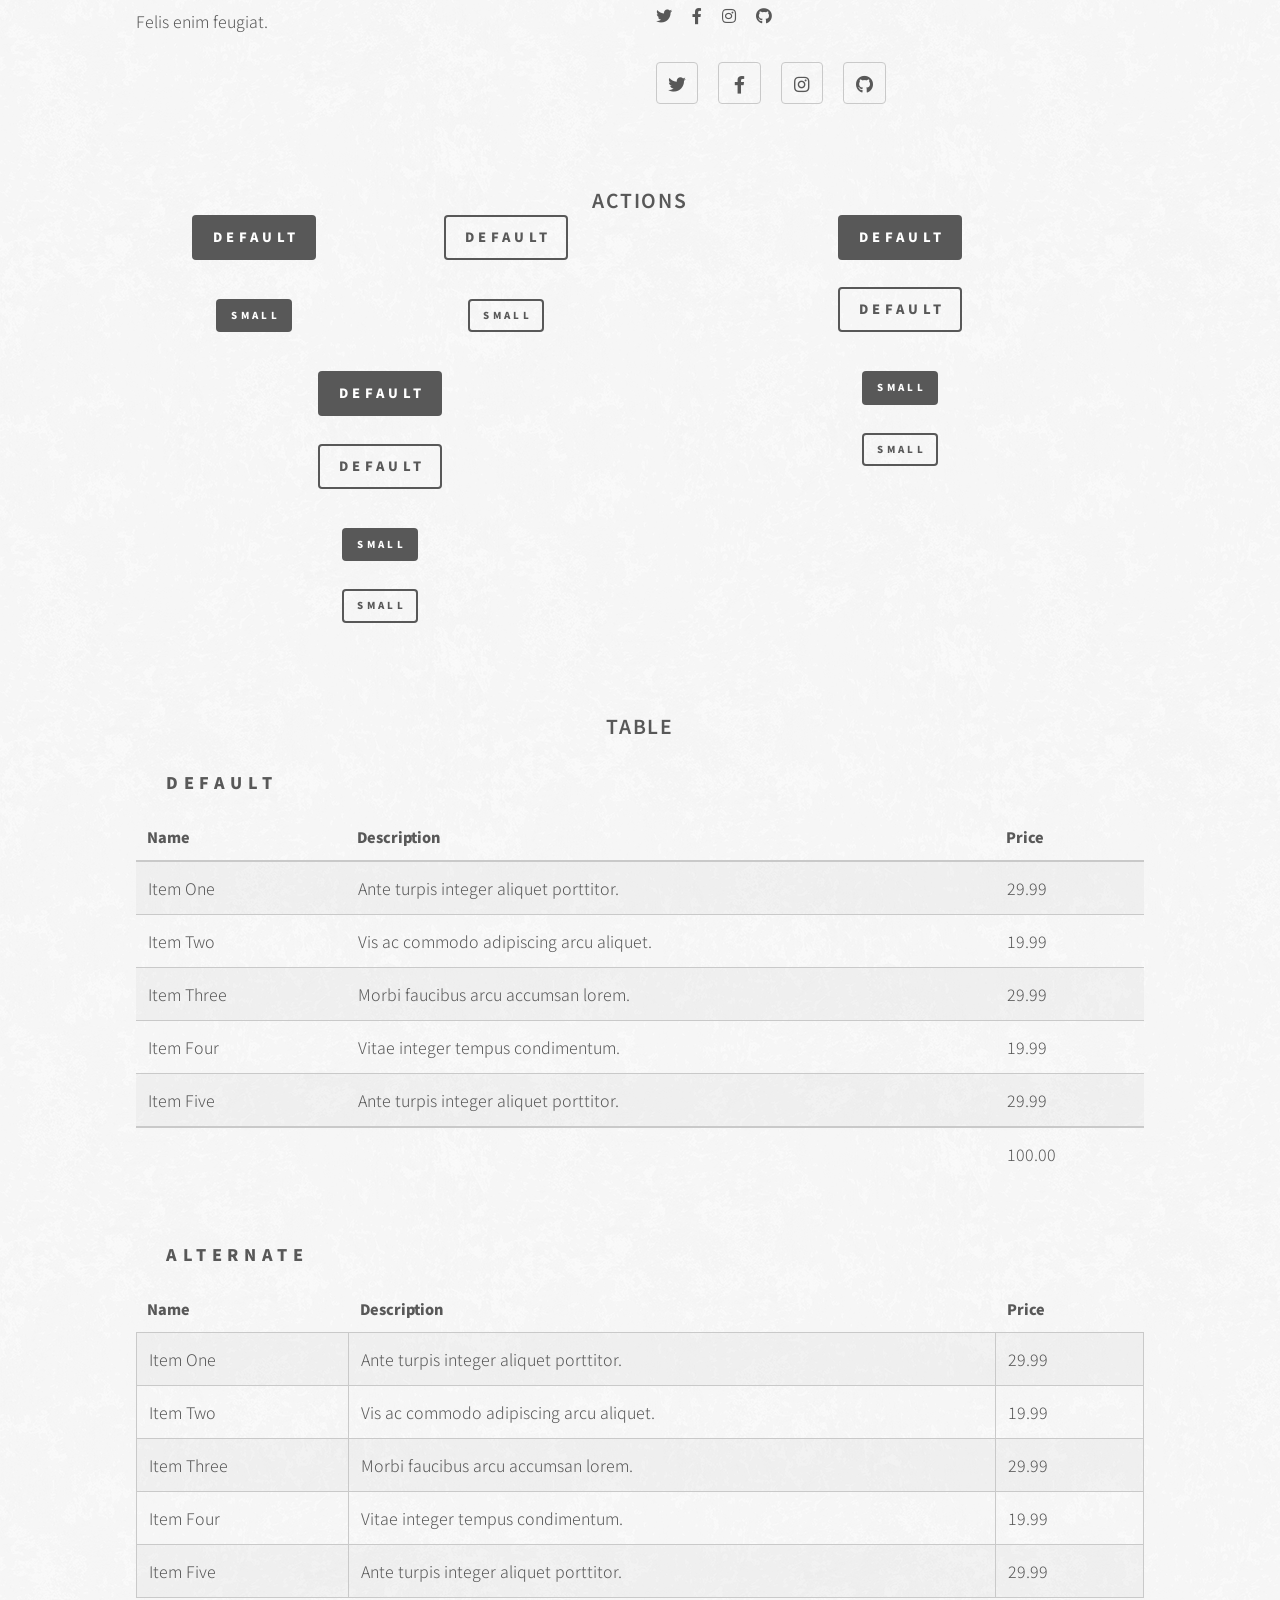
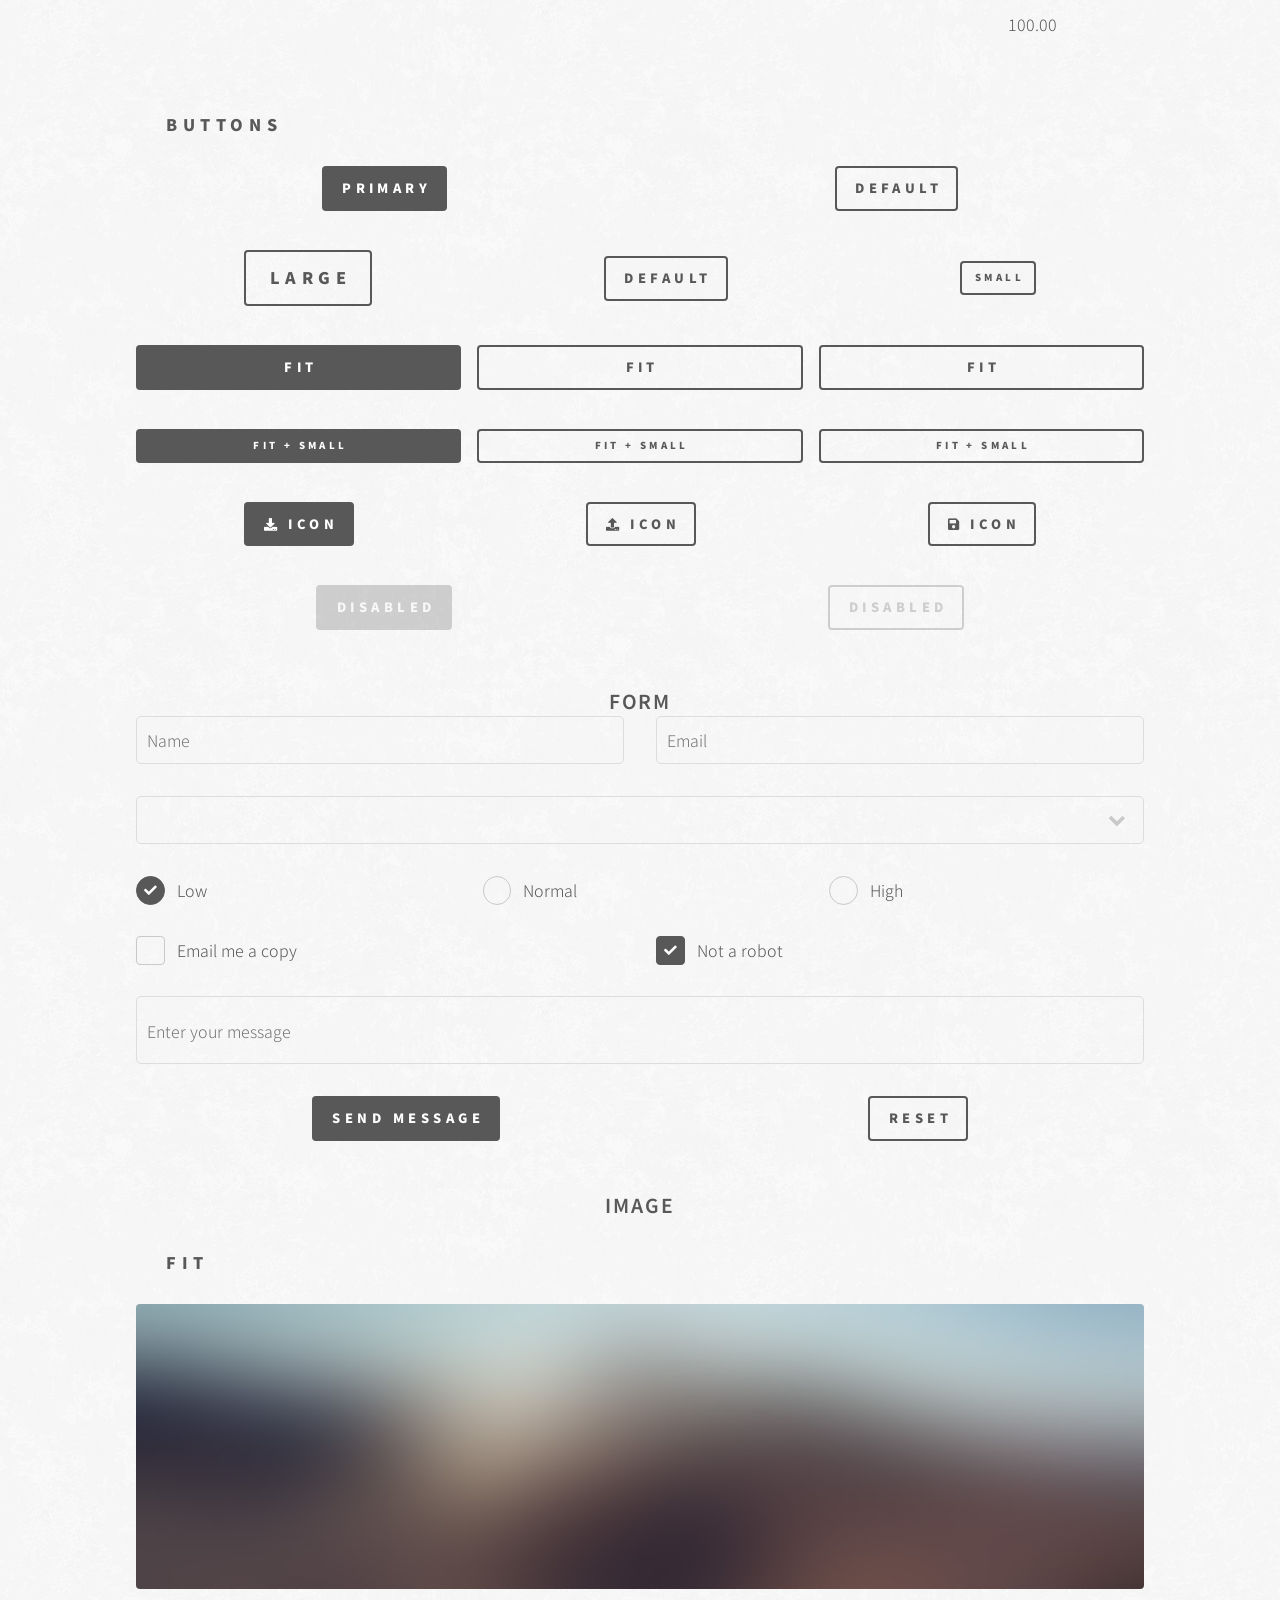
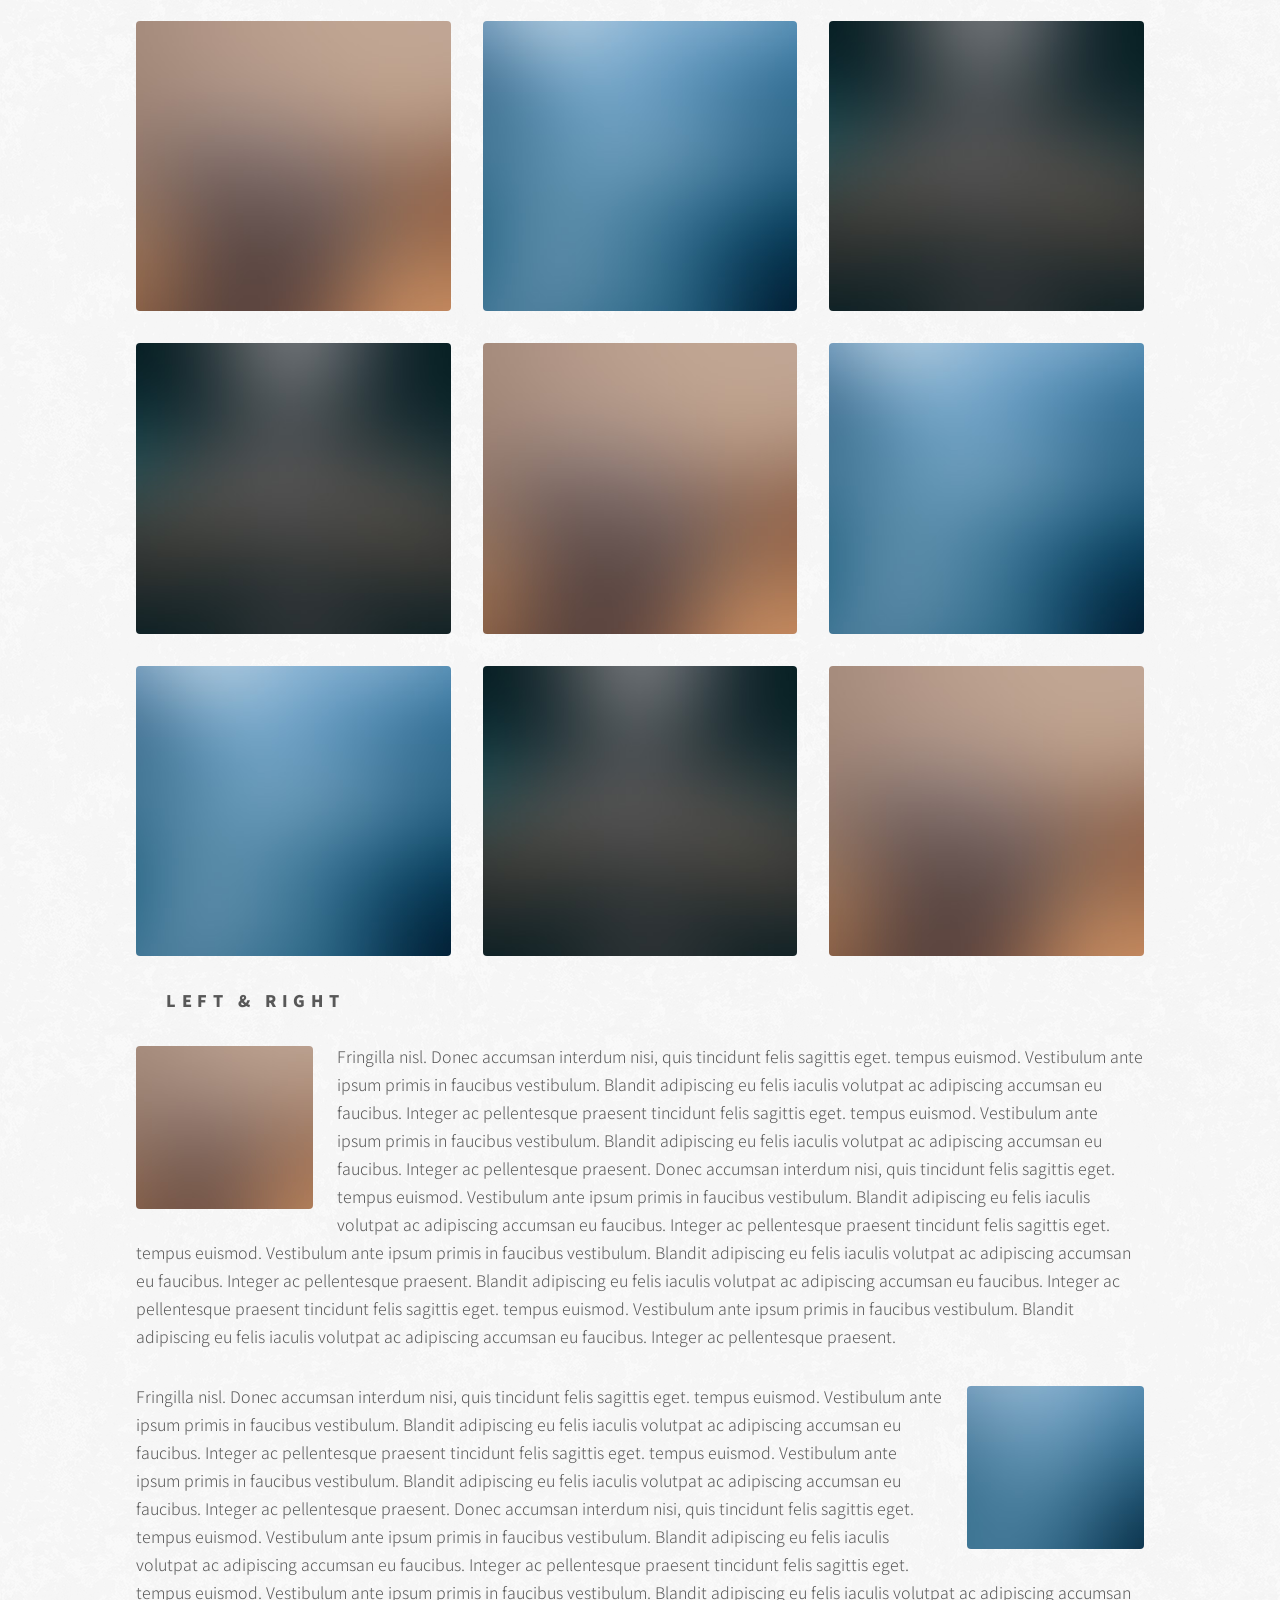
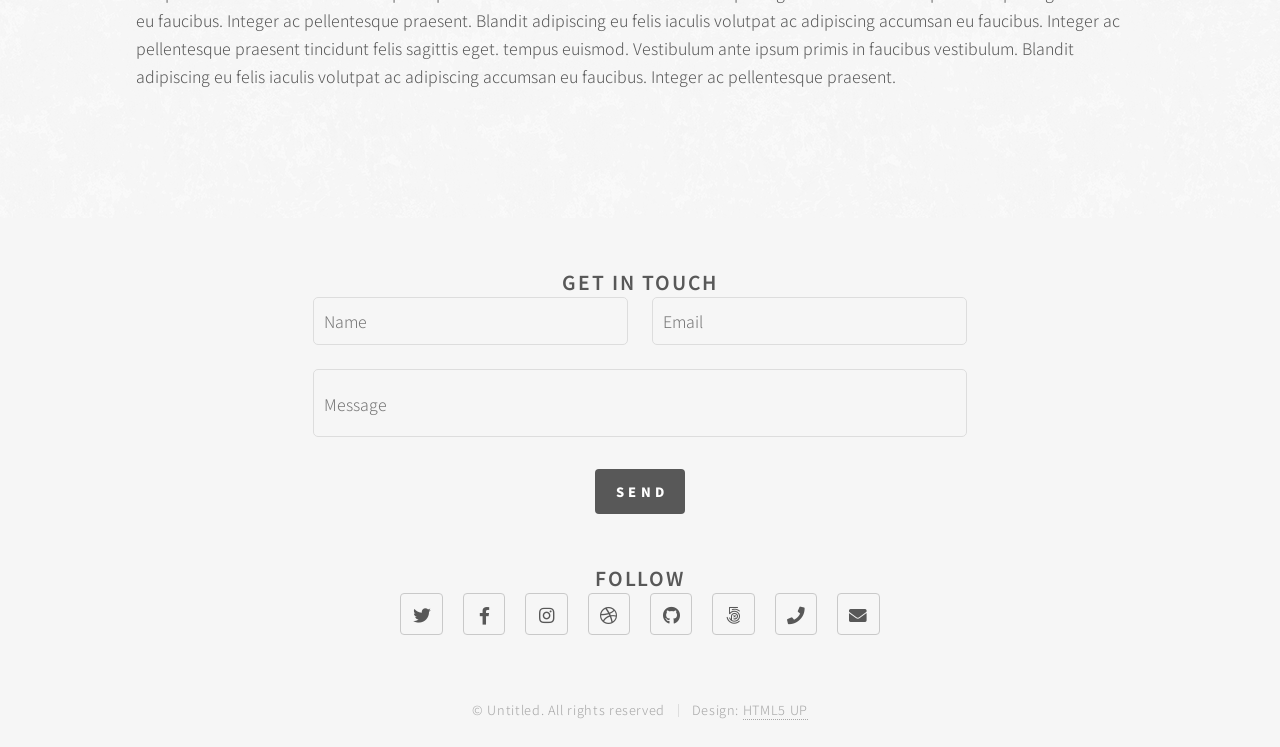
<file: elements.html>
<!DOCTYPE HTML>
<!--
	Phantom by HTML5 UP
	html5up.net | @ajlkn
	Free for personal and commercial use under the CCA 3.0 license (html5up.net/license)
-->
<html>
	<head>
		<title>Elements - Phantom by HTML5 UP</title>
		<meta charset="utf-8" />
		<meta name="viewport" content="width=device-width, initial-scale=1, user-scalable=no" />
		<link rel="stylesheet" href="assets/css/main.css" />

		<!-- google font -->
		<link rel="preconnect" href="https://fonts.googleapis.com">
		<link rel="preconnect" href="https://fonts.gstatic.com" crossorigin>
		<link href="https://fonts.googleapis.com/css2?family=Noto+Sans+JP&display=swap" rel="stylesheet">

		<noscript><link rel="stylesheet" href="assets/css/noscript.css" /></noscript>
	</head>
	<body class="is-preload">
		<!-- Wrapper -->
			<div id="wrapper">

				<!-- Header -->
					<header id="header">
						<div class="inner">

							<!-- Logo -->
								<h1>
									<a href="index.html" class="logo">portfolio</a>
									<span>北原  由梨</span>
								</h1>

							<!-- Nav -->
								<nav>
									<ul>
										<li><a href="#menu">Menu</a></li>
									</ul>
								</nav>

						</div>
					</header>

				<!-- Menu -->
					<nav id="menu">
						<h2>Menu</h2>
						<ul>
							<li><a href="index.html">Home</a></li>
							<li><a href="detail.html">Ipsum veroeros</a></li>
							<li><a href="detail.html">Tempus etiam</a></li>
							<li><a href="detail.html">Consequat dolor</a></li>
							<li><a href="elements.html">Elements</a></li>
						</ul>
					</nav>

				<!-- Main -->
					<div id="main">
						<div class="inner">
							<h1>Elements</h1>

							<!-- Text -->
								<section>
									<h2>Text</h2>
									<p>This is <b>bold</b> and this is <strong>strong</strong>. This is <i>italic</i> and this is <em>emphasized</em>.
									This is <sup>superscript</sup> text and this is <sub>subscript</sub> text.
									This is <u>underlined</u> and this is code: <code>for (;;) { ... }</code>. Finally, <a href="#">this is a link</a>.</p>
									<hr />
									<p>Nunc lacinia ante nunc ac lobortis. Interdum adipiscing gravida odio porttitor sem non mi integer non faucibus ornare mi ut ante amet placerat aliquet. Volutpat eu sed ante lacinia sapien lorem accumsan varius montes viverra nibh in adipiscing blandit tempus accumsan.</p>
									<hr />
									<h2>Heading Level 2</h2>
									<h3>Heading Level 3</h3>
									<h4>Heading Level 4</h4>
									<hr />
									<h3>Blockquote</h3>
									<blockquote>Fringilla nisl. Donec accumsan interdum nisi, quis tincidunt felis sagittis eget tempus euismod. Vestibulum ante ipsum primis in faucibus vestibulum. Blandit adipiscing eu felis iaculis volutpat ac adipiscing accumsan faucibus. Vestibulum ante ipsum primis in faucibus lorem ipsum dolor sit amet nullam adipiscing eu felis.</blockquote>
									<h3>Preformatted</h3>
									<pre><code>i = 0;

while (!deck.isInOrder()) {
    print 'Iteration ' + i;
    deck.shuffle();
    i++;
}

print 'It took ' + i + ' iterations to sort the deck.';</code></pre>
								</section>

							<!-- Lists -->
								<section>
									<h2>Lists</h2>
									<div class="row">
										<div class="col-6 col-12-medium">
											<h3>Unordered</h3>
											<ul>
												<li>Dolor pulvinar etiam.</li>
												<li>Sagittis adipiscing.</li>
												<li>Felis enim feugiat.</li>
											</ul>
											<h3>Alternate</h3>
											<ul class="alt">
												<li>Dolor pulvinar etiam.</li>
												<li>Sagittis adipiscing.</li>
												<li>Felis enim feugiat.</li>
											</ul>
										</div>
										<div class="col-6 col-12-medium">
											<h3>Ordered</h3>
											<ol>
												<li>Dolor pulvinar etiam.</li>
												<li>Etiam vel felis viverra.</li>
												<li>Felis enim feugiat.</li>
												<li>Dolor pulvinar etiam.</li>
												<li>Etiam vel felis lorem.</li>
												<li>Felis enim et feugiat.</li>
											</ol>
											<h3>Icons</h3>
											<ul class="icons">
												<li><a href="#" class="icon brands style1 fa-twitter"><span class="label">Twitter</span></a></li>
												<li><a href="#" class="icon brands style1 fa-facebook-f"><span class="label">Facebook</span></a></li>
												<li><a href="#" class="icon brands style1 fa-instagram"><span class="label">Instagram</span></a></li>
												<li><a href="#" class="icon brands style1 fa-github"><span class="label">Github</span></a></li>
											</ul>
											<ul class="icons">
												<li><a href="#" class="icon brands style2 fa-twitter"><span class="label">Twitter</span></a></li>
												<li><a href="#" class="icon brands style2 fa-facebook-f"><span class="label">Facebook</span></a></li>
												<li><a href="#" class="icon brands style2 fa-instagram"><span class="label">Instagram</span></a></li>
												<li><a href="#" class="icon brands style2 fa-github"><span class="label">Github</span></a></li>
											</ul>
										</div>
									</div>
									<h2>Actions</h2>
									<div class="row">
										<div class="col-6 col-12-medium">
											<ul class="actions">
												<li><a href="#" class="button primary">Default</a></li>
												<li><a href="#" class="button">Default</a></li>
											</ul>
											<ul class="actions small">
												<li><a href="#" class="button primary small">Small</a></li>
												<li><a href="#" class="button small">Small</a></li>
											</ul>
											<ul class="actions stacked">
												<li><a href="#" class="button primary">Default</a></li>
												<li><a href="#" class="button">Default</a></li>
											</ul>
											<ul class="actions stacked">
												<li><a href="#" class="button primary small">Small</a></li>
												<li><a href="#" class="button small">Small</a></li>
											</ul>
										</div>
										<div class="col-6 col-12-medium">
											<ul class="actions stacked">
												<li><a href="#" class="button primary fit">Default</a></li>
												<li><a href="#" class="button fit">Default</a></li>
											</ul>
											<ul class="actions stacked">
												<li><a href="#" class="button primary small fit">Small</a></li>
												<li><a href="#" class="button small fit">Small</a></li>
											</ul>
										</div>
									</div>
								</section>

							<!-- Table -->
								<section>
									<h2>Table</h2>
									<h3>Default</h3>
									<div class="table-wrapper">
										<table>
											<thead>
												<tr>
													<th>Name</th>
													<th>Description</th>
													<th>Price</th>
												</tr>
											</thead>
											<tbody>
												<tr>
													<td>Item One</td>
													<td>Ante turpis integer aliquet porttitor.</td>
													<td>29.99</td>
												</tr>
												<tr>
													<td>Item Two</td>
													<td>Vis ac commodo adipiscing arcu aliquet.</td>
													<td>19.99</td>
												</tr>
												<tr>
													<td>Item Three</td>
													<td> Morbi faucibus arcu accumsan lorem.</td>
													<td>29.99</td>
												</tr>
												<tr>
													<td>Item Four</td>
													<td>Vitae integer tempus condimentum.</td>
													<td>19.99</td>
												</tr>
												<tr>
													<td>Item Five</td>
													<td>Ante turpis integer aliquet porttitor.</td>
													<td>29.99</td>
												</tr>
											</tbody>
											<tfoot>
												<tr>
													<td colspan="2"></td>
													<td>100.00</td>
												</tr>
											</tfoot>
										</table>
									</div>

									<h3>Alternate</h3>
									<div class="table-wrapper">
										<table class="alt">
											<thead>
												<tr>
													<th>Name</th>
													<th>Description</th>
													<th>Price</th>
												</tr>
											</thead>
											<tbody>
												<tr>
													<td>Item One</td>
													<td>Ante turpis integer aliquet porttitor.</td>
													<td>29.99</td>
												</tr>
												<tr>
													<td>Item Two</td>
													<td>Vis ac commodo adipiscing arcu aliquet.</td>
													<td>19.99</td>
												</tr>
												<tr>
													<td>Item Three</td>
													<td> Morbi faucibus arcu accumsan lorem.</td>
													<td>29.99</td>
												</tr>
												<tr>
													<td>Item Four</td>
													<td>Vitae integer tempus condimentum.</td>
													<td>19.99</td>
												</tr>
												<tr>
													<td>Item Five</td>
													<td>Ante turpis integer aliquet porttitor.</td>
													<td>29.99</td>
												</tr>
											</tbody>
											<tfoot>
												<tr>
													<td colspan="2"></td>
													<td>100.00</td>
												</tr>
											</tfoot>
										</table>
									</div>
								</section>

							<!-- Buttons -->
								<section>
									<h3>Buttons</h3>
									<ul class="actions">
										<li><a href="#" class="button primary">Primary</a></li>
										<li><a href="#" class="button">Default</a></li>
									</ul>
									<ul class="actions">
										<li><a href="#" class="button large">Large</a></li>
										<li><a href="#" class="button">Default</a></li>
										<li><a href="#" class="button small">Small</a></li>
									</ul>
									<ul class="actions fit">
										<li><a href="#" class="button primary fit">Fit</a></li>
										<li><a href="#" class="button fit">Fit</a></li>
										<li><a href="#" class="button fit">Fit</a></li>
									</ul>
									<ul class="actions fit small">
										<li><a href="#" class="button primary fit small">Fit + Small</a></li>
										<li><a href="#" class="button fit small">Fit + Small</a></li>
										<li><a href="#" class="button fit small">Fit + Small</a></li>
									</ul>
									<ul class="actions">
										<li><a href="#" class="button primary icon solid fa-download">Icon</a></li>
										<li><a href="#" class="button icon solid fa-upload">Icon</a></li>
										<li><a href="#" class="button icon solid fa-save">Icon</a></li>
									</ul>
									<ul class="actions">
										<li><span class="button primary disabled">Disabled</span></li>
										<li><span class="button disabled">Disabled</span></li>
									</ul>
								</section>

							<!-- Form -->
								<section>
									<h2>Form</h2>
									<form method="post" action="#">
										<div class="row gtr-uniform">
											<div class="col-6 col-12-xsmall">
												<input type="text" name="demo-name" id="demo-name" value="" placeholder="Name" />
											</div>
											<div class="col-6 col-12-xsmall">
												<input type="email" name="demo-email" id="demo-email" value="" placeholder="Email" />
											</div>
											<div class="col-12">
												<select name="demo-category" id="demo-category">
													<option value="">- Category -</option>
													<option value="1">Manufacturing</option>
													<option value="1">Shipping</option>
													<option value="1">Administration</option>
													<option value="1">Human Resources</option>
												</select>
											</div>
											<div class="col-4 col-12-small">
												<input type="radio" id="demo-priority-low" name="demo-priority" checked>
												<label for="demo-priority-low">Low</label>
											</div>
											<div class="col-4 col-12-small">
												<input type="radio" id="demo-priority-normal" name="demo-priority">
												<label for="demo-priority-normal">Normal</label>
											</div>
											<div class="col-4 col-12-small">
												<input type="radio" id="demo-priority-high" name="demo-priority">
												<label for="demo-priority-high">High</label>
											</div>
											<div class="col-6 col-12-small">
												<input type="checkbox" id="demo-copy" name="demo-copy">
												<label for="demo-copy">Email me a copy</label>
											</div>
											<div class="col-6 col-12-small">
												<input type="checkbox" id="demo-human" name="demo-human" checked>
												<label for="demo-human">Not a robot</label>
											</div>
											<div class="col-12">
												<textarea name="demo-message" id="demo-message" placeholder="Enter your message" rows="6"></textarea>
											</div>
											<div class="col-12">
												<ul class="actions">
													<li><input type="submit" value="Send Message" class="primary" /></li>
													<li><input type="reset" value="Reset" /></li>
												</ul>
											</div>
										</div>
									</form>
								</section>

							<!-- Image -->
								<section>
									<h2>Image</h2>
									<h3>Fit</h3>
									<div class="box alt">
										<div class="row gtr-uniform">
											<div class="col-12"><span class="image fit"><img src="images/pic13.jpg" alt="" /></span></div>
											<div class="col-4"><span class="image fit"><img src="images/pic01.jpg" alt="" /></span></div>
											<div class="col-4"><span class="image fit"><img src="images/pic02.jpg" alt="" /></span></div>
											<div class="col-4"><span class="image fit"><img src="images/pic03.jpg" alt="" /></span></div>
											<div class="col-4"><span class="image fit"><img src="images/pic03.jpg" alt="" /></span></div>
											<div class="col-4"><span class="image fit"><img src="images/pic01.jpg" alt="" /></span></div>
											<div class="col-4"><span class="image fit"><img src="images/pic02.jpg" alt="" /></span></div>
											<div class="col-4"><span class="image fit"><img src="images/pic02.jpg" alt="" /></span></div>
											<div class="col-4"><span class="image fit"><img src="images/pic03.jpg" alt="" /></span></div>
											<div class="col-4"><span class="image fit"><img src="images/pic01.jpg" alt="" /></span></div>
										</div>
									</div>
									<h3>Left &amp; Right</h3>
									<p><span class="image left"><img src="images/pic14.jpg" alt="" /></span>Fringilla nisl. Donec accumsan interdum nisi, quis tincidunt felis sagittis eget. tempus euismod. Vestibulum ante ipsum primis in faucibus vestibulum. Blandit adipiscing eu felis iaculis volutpat ac adipiscing accumsan eu faucibus. Integer ac pellentesque praesent tincidunt felis sagittis eget. tempus euismod. Vestibulum ante ipsum primis in faucibus vestibulum. Blandit adipiscing eu felis iaculis volutpat ac adipiscing accumsan eu faucibus. Integer ac pellentesque praesent. Donec accumsan interdum nisi, quis tincidunt felis sagittis eget. tempus euismod. Vestibulum ante ipsum primis in faucibus vestibulum. Blandit adipiscing eu felis iaculis volutpat ac adipiscing accumsan eu faucibus. Integer ac pellentesque praesent tincidunt felis sagittis eget. tempus euismod. Vestibulum ante ipsum primis in faucibus vestibulum. Blandit adipiscing eu felis iaculis volutpat ac adipiscing accumsan eu faucibus. Integer ac pellentesque praesent. Blandit adipiscing eu felis iaculis volutpat ac adipiscing accumsan eu faucibus. Integer ac pellentesque praesent tincidunt felis sagittis eget. tempus euismod. Vestibulum ante ipsum primis in faucibus vestibulum. Blandit adipiscing eu felis iaculis volutpat ac adipiscing accumsan eu faucibus. Integer ac pellentesque praesent.</p>
									<p><span class="image right"><img src="images/pic15.jpg" alt="" /></span>Fringilla nisl. Donec accumsan interdum nisi, quis tincidunt felis sagittis eget. tempus euismod. Vestibulum ante ipsum primis in faucibus vestibulum. Blandit adipiscing eu felis iaculis volutpat ac adipiscing accumsan eu faucibus. Integer ac pellentesque praesent tincidunt felis sagittis eget. tempus euismod. Vestibulum ante ipsum primis in faucibus vestibulum. Blandit adipiscing eu felis iaculis volutpat ac adipiscing accumsan eu faucibus. Integer ac pellentesque praesent. Donec accumsan interdum nisi, quis tincidunt felis sagittis eget. tempus euismod. Vestibulum ante ipsum primis in faucibus vestibulum. Blandit adipiscing eu felis iaculis volutpat ac adipiscing accumsan eu faucibus. Integer ac pellentesque praesent tincidunt felis sagittis eget. tempus euismod. Vestibulum ante ipsum primis in faucibus vestibulum. Blandit adipiscing eu felis iaculis volutpat ac adipiscing accumsan eu faucibus. Integer ac pellentesque praesent. Blandit adipiscing eu felis iaculis volutpat ac adipiscing accumsan eu faucibus. Integer ac pellentesque praesent tincidunt felis sagittis eget. tempus euismod. Vestibulum ante ipsum primis in faucibus vestibulum. Blandit adipiscing eu felis iaculis volutpat ac adipiscing accumsan eu faucibus. Integer ac pellentesque praesent.</p>
								</section>

						</div>
					</div>

				<!-- Footer -->
					<footer id="footer">
						<div class="inner">
							<section>
								<h2>Get in touch</h2>
								<form method="post" action="#">
									<div class="fields">
										<div class="field half">
											<input type="text" name="name" id="name" placeholder="Name" />
										</div>
										<div class="field half">
											<input type="email" name="email" id="email" placeholder="Email" />
										</div>
										<div class="field">
											<textarea name="message" id="message" placeholder="Message"></textarea>
										</div>
									</div>
									<ul class="actions">
										<li><input type="submit" value="Send" class="primary" /></li>
									</ul>
								</form>
							</section>
							<section>
								<h2>Follow</h2>
								<ul class="icons">
									<li><a href="#" class="icon brands style2 fa-twitter"><span class="label">Twitter</span></a></li>
									<li><a href="#" class="icon brands style2 fa-facebook-f"><span class="label">Facebook</span></a></li>
									<li><a href="#" class="icon brands style2 fa-instagram"><span class="label">Instagram</span></a></li>
									<li><a href="#" class="icon brands style2 fa-dribbble"><span class="label">Dribbble</span></a></li>
									<li><a href="#" class="icon brands style2 fa-github"><span class="label">GitHub</span></a></li>
									<li><a href="#" class="icon brands style2 fa-500px"><span class="label">500px</span></a></li>
									<li><a href="#" class="icon solid style2 fa-phone"><span class="label">Phone</span></a></li>
									<li><a href="#" class="icon solid style2 fa-envelope"><span class="label">Email</span></a></li>
								</ul>
							</section>
							<ul class="copyright">
								<li>&copy; Untitled. All rights reserved</li><li>Design: <a href="http://html5up.net">HTML5 UP</a></li>
							</ul>
						</div>
					</footer>

			</div>

		<!-- Scripts -->
			<script src="assets/js/jquery.min.js"></script>
			<script src="assets/js/browser.min.js"></script>
			<script src="assets/js/breakpoints.min.js"></script>
			<script src="assets/js/util.js"></script>
			<script src="assets/js/main.js"></script>

	</body>
</html>
</file>
<file: assets/css/noscript.css>
/*
	Phantom by HTML5 UP
	html5up.net | @ajlkn
	Free for personal and commercial use under the CCA 3.0 license (html5up.net/license)
*/

/* Tiles */

	body.is-preload .tiles article {
		-moz-transform: none;
		-webkit-transform: none;
		-ms-transform: none;
		transform: none;
		opacity: 1;
	}
</file>
<file: assets/css/main.css>
@import url(fontawesome-all.min.css);

/*
	Phantom by HTML5 UP
	html5up.net | @ajlkn
	Free for personal and commercial use under the CCA 3.0 license (html5up.net/license)
*/

/* 共通 */
.mt-0 {
	margin-top: 0;
}
.mt-5 {
	margin-top: 5px;
}
.mt-10 {
	margin-top: 10px;
}
.mt-20 {
	margin-top: 20px;
}
.mt-30 {
	margin-top: 30px;
}
.mt-40 {
	margin-top: 40px;
}
.mt-50 {
	margin-top: 50px;
}
.mt-60 {
	margin-top: 60px;
}
.center {
	text-align: center;
}
.mb-0 {
	margin-bottom: 0;
}


html, body, div, span, applet, object,
iframe, h1, h2, h3, h4, h5, h6, p, blockquote,
pre, a, abbr, acronym, address, big, cite,
code, del, dfn, em, img, ins, kbd, q, s, samp,
small, strike, strong, sub, sup, tt, var, b,
u, i, center, dl, dt, dd, ol, ul, li, fieldset,
form, label, legend, table, caption, tbody,
tfoot, thead, tr, th, td, article, aside,
canvas, details, embed, figure, figcaption,
footer, header, hgroup, menu, nav, output, ruby,
section, summary, time, mark, audio, video {
	margin: 0;
	padding: 0;
	border: 0;
	font-size: 100%;
	font: inherit;
	vertical-align: baseline;}

article, aside, details, figcaption, figure,
footer, header, hgroup, menu, nav, section {
	display: block;}

body {
	line-height: 1;
}

ol, ul {
	list-style: none;
}

blockquote, q {
	quotes: none;
}

	blockquote:before, blockquote:after, q:before, q:after {
		content: '';
		content: none;
	}

table {
	border-collapse: collapse;
	border-spacing: 0;
}

body {
	-webkit-text-size-adjust: none;
}

mark {
	background-color: transparent;
	color: inherit;
}

input::-moz-focus-inner {
	border: 0;
	padding: 0;
}

input, select, textarea {
	-moz-appearance: none;
	-webkit-appearance: none;
	-ms-appearance: none;
	appearance: none;
}

figure img {
    max-width: 100%;
}

/* Basic */

	@-ms-viewport {
		width: device-width;
	}

	body {
		-ms-overflow-style: scrollbar;
	}

	@media screen and (max-width: 480px) {

		html, body {
			min-width: 320px;
		}

	}

	html {
		box-sizing: border-box;
	}

	*, *:before, *:after {
		box-sizing: inherit;
	}

	body {
		background: #ffffff;
		background-image: url("../../images/white_wall_hash.png");
	}

		body.is-preload *, body.is-preload *:before, body.is-preload *:after {
			-moz-animation: none !important;
			-webkit-animation: none !important;
			-ms-animation: none !important;
			animation: none !important;
			-moz-transition: none !important;
			-webkit-transition: none !important;
			-ms-transition: none !important;
			transition: none !important;
		}

/* Type */

	body, input, select, textarea {
		color: #585858;
		font-family: "Noto Sans JP","Hiragino Kaku Gothic Pro", "ãƒ’ãƒ©ã‚®ãƒŽè§’ã‚´ Pro W3","ãƒ’ãƒ©ã‚®ãƒŽè§’ã‚´ Pro W6", "ãƒ¡ã‚¤ãƒªã‚ª","Meiryo",Arial, sans-serif;
		font-size: 16pt;
		font-weight: 300;
		line-height: 1.75;
	}

		@media screen and (max-width: 1680px) {

			body, input, select, textarea {
				font-size: 14pt;
			}

		}

		@media screen and (max-width: 1280px) {

			body, input, select, textarea {
				font-size: 12pt;
			}

		}

	a {
		-moz-transition: border-bottom-color 0.2s ease, color 0.2s ease;
		-webkit-transition: border-bottom-color 0.2s ease, color 0.2s ease;
		-ms-transition: border-bottom-color 0.2s ease, color 0.2s ease;
		transition: border-bottom-color 0.2s ease, color 0.2s ease;
		text-decoration: none;
		color: #585858;
		border-bottom: dotted 1px rgba(88, 88, 88, 0.5);
	}

		a:hover {
			border-bottom-color: transparent;
			color: #000 !important;
		}

	strong, b {
		font-weight: 900;
	}

	em, i {
		font-style: italic;
	}

	p {
		margin: 0 0 2em 0;
	}

	h1 {
		font-size: 45px;
		font-weight: 700;
		line-height: 1.3;
		letter-spacing: -0.035em;
		/* margin-left: 1em; */
		text-align: center;
	}

		h1 a {
			color: inherit;
		}
		
		h1 span {
			font-size: 18px;
			letter-spacing: 0.1em;
			display: block;
		}

		@media screen and (max-width: 1100px) {
			/* h1 {
			margin-left: .8em;
			} */
		}

		@media screen and (max-width: 736px) {

			h1 {
				font-size: 2em;
				/* margin-left: 0.5em; */
			}

		}

		@media screen and (max-width: 360px) {

			h1 {
				font-size: 1.75em;
			}

		}

		@media screen and (max-width: 480px) {

			h1 span {
				padding: 5px 0 0 0;
				font-size: 14px;
			}

		}

		@media screen and (max-width: 350px) {

			h1 {
				font-size: 1.5em;
			}

		}

	h2, h3, h4, h5, h6 {
		font-weight: 900;
		line-height: 1.5;
		margin: 0 0 2em 0;
		text-transform: uppercase;
		letter-spacing: 0.35em;
	}

		h2 a, h3 a, h4 a, h5 a, h6 a {
			color: inherit;
		}

	h2 {
		font-size: 1.2em;
		font-weight: 600;
		letter-spacing: 0.1em;
		text-align: center;
		margin: 50px 0 0 0;
	}

	h3 {
		font-size: 1em;
		margin: 30px 
	}

	h4 {
		font-size: 0.8em;
	}

	h5 {
		font-size: 0.8em;
	}

	h6 {
		font-size: 0.8em;
	}

	@media screen and (max-width: 980px) {

		h1 br, h2 br, h3 br, h4 br, h5 br, h6 br {
			display: none;
		}

	}

	@media screen and (max-width: 736px) {

		h2 {
			font-size: 1em;
		}

		h3 {
			font-size: 0.8em;
		}

	}

	sub {
		font-size: 0.8em;
		position: relative;
		top: 0.5em;
	}

	sup {
		font-size: 0.8em;
		position: relative;
		top: -0.5em;
	}

	blockquote {
		border-left: solid 4px #c9c9c9;
		font-style: italic;
		margin: 0 0 2em 0;
		padding: 0.5em 0 0.5em 2em;
	}

	code {
		background: rgba(144, 144, 144, 0.075);
		border-radius: 4px;
		border: solid 1px #c9c9c9;
		font-family: "Courier New", monospace;
		font-size: 0.9em;
		margin: 0 0.25em;
		padding: 0.25em 0.65em;
	}

	pre {
		-webkit-overflow-scrolling: touch;
		font-family: "Courier New", monospace;
		font-size: 0.9em;
		margin: 0 0 2em 0;
	}

		pre code {
			display: block;
			line-height: 1.75;
			padding: 1em 1.5em;
			overflow-x: auto;
		}

	hr {
		border: 0;
		border-bottom: solid 1px #c9c9c9;
		margin: 2em 0;
	}

		hr.major {
			margin: 3em 0;
		}

	.align-left {
		text-align: left;
	}

	.align-center {
		text-align: center;
	}

	.align-right {
		text-align: right;
	}

/* Row */

	.row {
		display: flex;
		flex-wrap: wrap;
		box-sizing: border-box;
		align-items: stretch;
	}

		.row > * {
			box-sizing: border-box;
		}

		.row.gtr-uniform > * > :last-child {
			margin-bottom: 0;
		}

		.row.aln-left {
			justify-content: flex-start;
		}

		.row.aln-center {
			justify-content: center;
		}

		.row.aln-right {
			justify-content: flex-end;
		}

		.row.aln-top {
			align-items: flex-start;
		}

		.row.aln-middle {
			align-items: center;
		}

		.row.aln-bottom {
			align-items: flex-end;
		}

		.row > .imp {
			order: -1;
		}

		.row > .col-1 {
			width: 8.33333%;
		}

		.row > .off-1 {
			margin-left: 8.33333%;
		}

		.row > .col-2 {
			width: 16.66667%;
		}

		.row > .off-2 {
			margin-left: 16.66667%;
		}

		.row > .col-3 {
			width: 25%;
		}

		.row > .off-3 {
			margin-left: 25%;
		}

		.row > .col-4 {
			width: 33.33333%;
		}

		.row > .off-4 {
			margin-left: 33.33333%;
		}

		.row > .col-5 {
			width: 41.66667%;
		}

		.row > .off-5 {
			margin-left: 41.66667%;
		}

		.row > .col-6 {
			width: 50%;
		}

		.row > .off-6 {
			margin-left: 50%;
		}

		.row > .col-7 {
			width: 58.33333%;
		}

		.row > .off-7 {
			margin-left: 58.33333%;
		}

		.row > .col-8 {
			width: 66.66667%;
		}

		.row > .off-8 {
			margin-left: 66.66667%;
		}

		.row > .col-9 {
			width: 75%;
		}

		.row > .off-9 {
			margin-left: 75%;
		}

		.row > .col-10 {
			width: 83.33333%;
		}

		.row > .off-10 {
			margin-left: 83.33333%;
		}

		.row > .col-11 {
			width: 91.66667%;
		}

		.row > .off-11 {
			margin-left: 91.66667%;
		}

		.row > .col-12 {
			width: 100%;
		}

		.row > .off-12 {
			margin-left: 100%;
		}

		.row.gtr-0 {
			margin-top: 0;
			margin-left: 0em;
		}

			.row.gtr-0 > * {
				padding: 0 0 0 0em;
			}

			.row.gtr-0.gtr-uniform {
				margin-top: 0em;
			}

				.row.gtr-0.gtr-uniform > * {
					padding-top: 0em;
				}

		.row.gtr-25 {
			margin-top: 0;
			margin-left: -0.5em;
		}

			.row.gtr-25 > * {
				padding: 0 0 0 0.5em;
			}

			.row.gtr-25.gtr-uniform {
				margin-top: -0.5em;
			}

				.row.gtr-25.gtr-uniform > * {
					padding-top: 0.5em;
				}

		.row.gtr-50 {
			margin-top: 0;
			margin-left: -1em;
		}

			.row.gtr-50 > * {
				padding: 0 0 0 1em;
			}

			.row.gtr-50.gtr-uniform {
				margin-top: -1em;
			}

				.row.gtr-50.gtr-uniform > * {
					padding-top: 1em;
				}

		.row {
			margin-top: 0;
			margin-left: -2em;
		}

			.row > * {
				padding: 0 0 0 2em;
			}

			.row.gtr-uniform {
				margin-top: -2em;
			}

				.row.gtr-uniform > * {
					padding-top: 2em;
				}

		.row.gtr-150 {
			margin-top: 0;
			margin-left: -3em;
		}

			.row.gtr-150 > * {
				padding: 0 0 0 3em;
			}

			.row.gtr-150.gtr-uniform {
				margin-top: -3em;
			}

				.row.gtr-150.gtr-uniform > * {
					padding-top: 3em;
				}

		.row.gtr-200 {
			margin-top: 0;
			margin-left: -4em;
		}

			.row.gtr-200 > * {
				padding: 0 0 0 4em;
			}

			.row.gtr-200.gtr-uniform {
				margin-top: -4em;
			}

				.row.gtr-200.gtr-uniform > * {
					padding-top: 4em;
				}

		@media screen and (max-width: 1680px) {

			.row {
				display: flex;
				flex-wrap: wrap;
				box-sizing: border-box;
				align-items: stretch;
			}

				.row > * {
					box-sizing: border-box;
				}

				.row.gtr-uniform > * > :last-child {
					margin-bottom: 0;
				}

				.row.aln-left {
					justify-content: flex-start;
				}

				.row.aln-center {
					justify-content: center;
				}

				.row.aln-right {
					justify-content: flex-end;
				}

				.row.aln-top {
					align-items: flex-start;
				}

				.row.aln-middle {
					align-items: center;
				}

				.row.aln-bottom {
					align-items: flex-end;
				}

				.row > .imp-xlarge {
					order: -1;
				}

				.row > .col-1-xlarge {
					width: 8.33333%;
				}

				.row > .off-1-xlarge {
					margin-left: 8.33333%;
				}

				.row > .col-2-xlarge {
					width: 16.66667%;
				}

				.row > .off-2-xlarge {
					margin-left: 16.66667%;
				}

				.row > .col-3-xlarge {
					width: 25%;
				}

				.row > .off-3-xlarge {
					margin-left: 25%;
				}

				.row > .col-4-xlarge {
					width: 33.33333%;
				}

				.row > .off-4-xlarge {
					margin-left: 33.33333%;
				}

				.row > .col-5-xlarge {
					width: 41.66667%;
				}

				.row > .off-5-xlarge {
					margin-left: 41.66667%;
				}

				.row > .col-6-xlarge {
					width: 50%;
				}

				.row > .off-6-xlarge {
					margin-left: 50%;
				}

				.row > .col-7-xlarge {
					width: 58.33333%;
				}

				.row > .off-7-xlarge {
					margin-left: 58.33333%;
				}

				.row > .col-8-xlarge {
					width: 66.66667%;
				}

				.row > .off-8-xlarge {
					margin-left: 66.66667%;
				}

				.row > .col-9-xlarge {
					width: 75%;
				}

				.row > .off-9-xlarge {
					margin-left: 75%;
				}

				.row > .col-10-xlarge {
					width: 83.33333%;
				}

				.row > .off-10-xlarge {
					margin-left: 83.33333%;
				}

				.row > .col-11-xlarge {
					width: 91.66667%;
				}

				.row > .off-11-xlarge {
					margin-left: 91.66667%;
				}

				.row > .col-12-xlarge {
					width: 100%;
				}

				.row > .off-12-xlarge {
					margin-left: 100%;
				}

				.row.gtr-0 {
					margin-top: 0;
					margin-left: 0em;
				}

					.row.gtr-0 > * {
						padding: 0 0 0 0em;
					}

					.row.gtr-0.gtr-uniform {
						margin-top: 0em;
					}

						.row.gtr-0.gtr-uniform > * {
							padding-top: 0em;
						}

				.row.gtr-25 {
					margin-top: 0;
					margin-left: -0.5em;
				}

					.row.gtr-25 > * {
						padding: 0 0 0 0.5em;
					}

					.row.gtr-25.gtr-uniform {
						margin-top: -0.5em;
					}

						.row.gtr-25.gtr-uniform > * {
							padding-top: 0.5em;
						}

				.row.gtr-50 {
					margin-top: 0;
					margin-left: -1em;
				}

					.row.gtr-50 > * {
						padding: 0 0 0 1em;
					}

					.row.gtr-50.gtr-uniform {
						margin-top: -1em;
					}

						.row.gtr-50.gtr-uniform > * {
							padding-top: 1em;
						}

				.row {
					margin-top: 0;
					margin-left: -2em;
				}

					.row > * {
						padding: 0 0 0 2em;
					}

					.row.gtr-uniform {
						margin-top: -2em;
					}

						.row.gtr-uniform > * {
							padding-top: 2em;
						}

				.row.gtr-150 {
					margin-top: 0;
					margin-left: -3em;
				}

					.row.gtr-150 > * {
						padding: 0 0 0 3em;
					}

					.row.gtr-150.gtr-uniform {
						margin-top: -3em;
					}

						.row.gtr-150.gtr-uniform > * {
							padding-top: 3em;
						}

				.row.gtr-200 {
					margin-top: 0;
					margin-left: -4em;
				}

					.row.gtr-200 > * {
						padding: 0 0 0 4em;
					}

					.row.gtr-200.gtr-uniform {
						margin-top: -4em;
					}

						.row.gtr-200.gtr-uniform > * {
							padding-top: 4em;
						}

		}

		@media screen and (max-width: 1280px) {

			.row {
				display: flex;
				flex-wrap: wrap;
				box-sizing: border-box;
				align-items: stretch;
			}

				.row > * {
					box-sizing: border-box;
				}

				.row.gtr-uniform > * > :last-child {
					margin-bottom: 0;
				}

				.row.aln-left {
					justify-content: flex-start;
				}

				.row.aln-center {
					justify-content: center;
				}

				.row.aln-right {
					justify-content: flex-end;
				}

				.row.aln-top {
					align-items: flex-start;
				}

				.row.aln-middle {
					align-items: center;
				}

				.row.aln-bottom {
					align-items: flex-end;
				}

				.row > .imp-large {
					order: -1;
				}

				.row > .col-1-large {
					width: 8.33333%;
				}

				.row > .off-1-large {
					margin-left: 8.33333%;
				}

				.row > .col-2-large {
					width: 16.66667%;
				}

				.row > .off-2-large {
					margin-left: 16.66667%;
				}

				.row > .col-3-large {
					width: 25%;
				}

				.row > .off-3-large {
					margin-left: 25%;
				}

				.row > .col-4-large {
					width: 33.33333%;
				}

				.row > .off-4-large {
					margin-left: 33.33333%;
				}

				.row > .col-5-large {
					width: 41.66667%;
				}

				.row > .off-5-large {
					margin-left: 41.66667%;
				}

				.row > .col-6-large {
					width: 50%;
				}

				.row > .off-6-large {
					margin-left: 50%;
				}

				.row > .col-7-large {
					width: 58.33333%;
				}

				.row > .off-7-large {
					margin-left: 58.33333%;
				}

				.row > .col-8-large {
					width: 66.66667%;
				}

				.row > .off-8-large {
					margin-left: 66.66667%;
				}

				.row > .col-9-large {
					width: 75%;
				}

				.row > .off-9-large {
					margin-left: 75%;
				}

				.row > .col-10-large {
					width: 83.33333%;
				}

				.row > .off-10-large {
					margin-left: 83.33333%;
				}

				.row > .col-11-large {
					width: 91.66667%;
				}

				.row > .off-11-large {
					margin-left: 91.66667%;
				}

				.row > .col-12-large {
					width: 100%;
				}

				.row > .off-12-large {
					margin-left: 100%;
				}

				.row.gtr-0 {
					margin-top: 0;
					margin-left: 0em;
				}

					.row.gtr-0 > * {
						padding: 0 0 0 0em;
					}

					.row.gtr-0.gtr-uniform {
						margin-top: 0em;
					}

						.row.gtr-0.gtr-uniform > * {
							padding-top: 0em;
						}

				.row.gtr-25 {
					margin-top: 0;
					margin-left: -0.5em;
				}

					.row.gtr-25 > * {
						padding: 0 0 0 0.5em;
					}

					.row.gtr-25.gtr-uniform {
						margin-top: -0.5em;
					}

						.row.gtr-25.gtr-uniform > * {
							padding-top: 0.5em;
						}

				.row.gtr-50 {
					margin-top: 0;
					margin-left: -1em;
				}

					.row.gtr-50 > * {
						padding: 0 0 0 1em;
					}

					.row.gtr-50.gtr-uniform {
						margin-top: -1em;
					}

						.row.gtr-50.gtr-uniform > * {
							padding-top: 1em;
						}

				.row {
					margin-top: 0;
					margin-left: -2em;
				}

					.row > * {
						padding: 0 0 0 2em;
					}

					.row.gtr-uniform {
						margin-top: -2em;
					}

						.row.gtr-uniform > * {
							padding-top: 2em;
						}

				.row.gtr-150 {
					margin-top: 0;
					margin-left: -3em;
				}

					.row.gtr-150 > * {
						padding: 0 0 0 3em;
					}

					.row.gtr-150.gtr-uniform {
						margin-top: -3em;
					}

						.row.gtr-150.gtr-uniform > * {
							padding-top: 3em;
						}

				.row.gtr-200 {
					margin-top: 0;
					margin-left: -4em;
				}

					.row.gtr-200 > * {
						padding: 0 0 0 4em;
					}

					.row.gtr-200.gtr-uniform {
						margin-top: -4em;
					}

						.row.gtr-200.gtr-uniform > * {
							padding-top: 4em;
						}

		}

		@media screen and (max-width: 980px) {

			.row {
				display: flex;
				flex-wrap: wrap;
				box-sizing: border-box;
				align-items: stretch;
			}

				.row > * {
					box-sizing: border-box;
				}

				.row.gtr-uniform > * > :last-child {
					margin-bottom: 0;
				}

				.row.aln-left {
					justify-content: flex-start;
				}

				.row.aln-center {
					justify-content: center;
				}

				.row.aln-right {
					justify-content: flex-end;
				}

				.row.aln-top {
					align-items: flex-start;
				}

				.row.aln-middle {
					align-items: center;
				}

				.row.aln-bottom {
					align-items: flex-end;
				}

				.row > .imp-type {
					order: -1;
				}

				.row > .col-1-type {
					width: 8.33333%;
				}

				.row > .off-1-type {
					margin-left: 8.33333%;
				}

				.row > .col-2-type {
					width: 16.66667%;
				}

				.row > .off-2-type {
					margin-left: 16.66667%;
				}

				.row > .col-3-type {
					width: 25%;
				}

				.row > .off-3-type {
					margin-left: 25%;
				}

				.row > .col-4-type {
					width: 33.33333%;
				}

				.row > .off-4-type {
					margin-left: 33.33333%;
				}

				.row > .col-5-type {
					width: 41.66667%;
				}

				.row > .off-5-type {
					margin-left: 41.66667%;
				}

				.row > .col-6-type {
					width: 50%;
				}

				.row > .off-6-type {
					margin-left: 50%;
				}

				.row > .col-7-type {
					width: 58.33333%;
				}

				.row > .off-7-type {
					margin-left: 58.33333%;
				}

				.row > .col-8-type {
					width: 66.66667%;
				}

				.row > .off-8-type {
					margin-left: 66.66667%;
				}

				.row > .col-9-type {
					width: 75%;
				}

				.row > .off-9-type {
					margin-left: 75%;
				}

				.row > .col-10-type {
					width: 83.33333%;
				}

				.row > .off-10-type {
					margin-left: 83.33333%;
				}

				.row > .col-11-type {
					width: 91.66667%;
				}

				.row > .off-11-type {
					margin-left: 91.66667%;
				}

				.row > .col-12-type {
					width: 100%;
				}

				.row > .off-12-type {
					margin-left: 100%;
				}

				.row.gtr-0 {
					margin-top: 0;
					margin-left: 0em;
				}

					.row.gtr-0 > * {
						padding: 0 0 0 0em;
					}

					.row.gtr-0.gtr-uniform {
						margin-top: 0em;
					}

						.row.gtr-0.gtr-uniform > * {
							padding-top: 0em;
						}

				.row.gtr-25 {
					margin-top: 0;
					margin-left: -0.375em;
				}

					.row.gtr-25 > * {
						padding: 0 0 0 0.375em;
					}

					.row.gtr-25.gtr-uniform {
						margin-top: -0.375em;
					}

						.row.gtr-25.gtr-uniform > * {
							padding-top: 0.375em;
						}

				.row.gtr-50 {
					margin-top: 0;
					margin-left: -0.75em;
				}

					.row.gtr-50 > * {
						padding: 0 0 0 0.75em;
					}

					.row.gtr-50.gtr-uniform {
						margin-top: -0.75em;
					}

						.row.gtr-50.gtr-uniform > * {
							padding-top: 0.75em;
						}

				.row {
					margin-top: 0;
					margin-left: -1.5em;
				}

					.row > * {
						padding: 0 0 0 1.5em;
					}

					.row.gtr-uniform {
						margin-top: -1.5em;
					}

						.row.gtr-uniform > * {
							padding-top: 1.5em;
						}

				.row.gtr-150 {
					margin-top: 0;
					margin-left: -2.25em;
				}

					.row.gtr-150 > * {
						padding: 0 0 0 2.25em;
					}

					.row.gtr-150.gtr-uniform {
						margin-top: -2.25em;
					}

						.row.gtr-150.gtr-uniform > * {
							padding-top: 2.25em;
						}

				.row.gtr-200 {
					margin-top: 0;
					margin-left: -3em;
				}

					.row.gtr-200 > * {
						padding: 0 0 0 3em;
					}

					.row.gtr-200.gtr-uniform {
						margin-top: -3em;
					}

						.row.gtr-200.gtr-uniform > * {
							padding-top: 3em;
						}

		}

		@media screen and (max-width: 736px) {

			.row {
				display: flex;
				flex-wrap: wrap;
				box-sizing: border-box;
				align-items: stretch;
			}

				.row > * {
					box-sizing: border-box;
				}

				.row.gtr-uniform > * > :last-child {
					margin-bottom: 0;
				}

				.row.aln-left {
					justify-content: flex-start;
				}

				.row.aln-center {
					justify-content: center;
				}

				.row.aln-right {
					justify-content: flex-end;
				}

				.row.aln-top {
					align-items: flex-start;
				}

				.row.aln-middle {
					align-items: center;
				}

				.row.aln-bottom {
					align-items: flex-end;
				}

				.row > .imp-small {
					order: -1;
				}

				.row > .col-1-small {
					width: 8.33333%;
				}

				.row > .off-1-small {
					margin-left: 8.33333%;
				}

				.row > .col-2-small {
					width: 16.66667%;
				}

				.row > .off-2-small {
					margin-left: 16.66667%;
				}

				.row > .col-3-small {
					width: 25%;
				}

				.row > .off-3-small {
					margin-left: 25%;
				}

				.row > .col-4-small {
					width: 33.33333%;
				}

				.row > .off-4-small {
					margin-left: 33.33333%;
				}

				.row > .col-5-small {
					width: 41.66667%;
				}

				.row > .off-5-small {
					margin-left: 41.66667%;
				}

				.row > .col-6-small {
					width: 50%;
				}

				.row > .off-6-small {
					margin-left: 50%;
				}

				.row > .col-7-small {
					width: 58.33333%;
				}

				.row > .off-7-small {
					margin-left: 58.33333%;
				}

				.row > .col-8-small {
					width: 66.66667%;
				}

				.row > .off-8-small {
					margin-left: 66.66667%;
				}

				.row > .col-9-small {
					width: 75%;
				}

				.row > .off-9-small {
					margin-left: 75%;
				}

				.row > .col-10-small {
					width: 83.33333%;
				}

				.row > .off-10-small {
					margin-left: 83.33333%;
				}

				.row > .col-11-small {
					width: 91.66667%;
				}

				.row > .off-11-small {
					margin-left: 91.66667%;
				}

				.row > .col-12-small {
					width: 100%;
				}

				.row > .off-12-small {
					margin-left: 100%;
				}

				.row.gtr-0 {
					margin-top: 0;
					margin-left: 0em;
				}

					.row.gtr-0 > * {
						padding: 0 0 0 0em;
					}

					.row.gtr-0.gtr-uniform {
						margin-top: 0em;
					}

						.row.gtr-0.gtr-uniform > * {
							padding-top: 0em;
						}

				.row.gtr-25 {
					margin-top: 0;
					margin-left: -0.25em;
				}

					.row.gtr-25 > * {
						padding: 0 0 0 0.25em;
					}

					.row.gtr-25.gtr-uniform {
						margin-top: -0.25em;
					}

						.row.gtr-25.gtr-uniform > * {
							padding-top: 0.25em;
						}

				.row.gtr-50 {
					margin-top: 0;
					margin-left: -0.5em;
				}

					.row.gtr-50 > * {
						padding: 0 0 0 0.5em;
					}

					.row.gtr-50.gtr-uniform {
						margin-top: -0.5em;
					}

						.row.gtr-50.gtr-uniform > * {
							padding-top: 0.5em;
						}

				.row {
					margin-top: 0;
					margin-left: -1em;
				}

					.row > * {
						padding: 0 0 0 1em;
					}

					.row.gtr-uniform {
						margin-top: -1em;
					}

						.row.gtr-uniform > * {
							padding-top: 1em;
						}

				.row.gtr-150 {
					margin-top: 0;
					margin-left: -1.5em;
				}

					.row.gtr-150 > * {
						padding: 0 0 0 1.5em;
					}

					.row.gtr-150.gtr-uniform {
						margin-top: -1.5em;
					}

						.row.gtr-150.gtr-uniform > * {
							padding-top: 1.5em;
						}

				.row.gtr-200 {
					margin-top: 0;
					margin-left: -2em;
				}

					.row.gtr-200 > * {
						padding: 0 0 0 2em;
					}

					.row.gtr-200.gtr-uniform {
						margin-top: -2em;
					}

						.row.gtr-200.gtr-uniform > * {
							padding-top: 2em;
						}

		}

		@media screen and (max-width: 480px) {

			.row {
				display: flex;
				flex-wrap: wrap;
				box-sizing: border-box;
				align-items: stretch;
			}

				.row > * {
					box-sizing: border-box;
				}

				.row.gtr-uniform > * > :last-child {
					margin-bottom: 0;
				}

				.row.aln-left {
					justify-content: flex-start;
				}

				.row.aln-center {
					justify-content: center;
				}

				.row.aln-right {
					justify-content: flex-end;
				}

				.row.aln-top {
					align-items: flex-start;
				}

				.row.aln-middle {
					align-items: center;
				}

				.row.aln-bottom {
					align-items: flex-end;
				}

				.row > .imp-xsmall {
					order: -1;
				}

				.row > .col-1-xsmall {
					width: 8.33333%;
				}

				.row > .off-1-xsmall {
					margin-left: 8.33333%;
				}

				.row > .col-2-xsmall {
					width: 16.66667%;
				}

				.row > .off-2-xsmall {
					margin-left: 16.66667%;
				}

				.row > .col-3-xsmall {
					width: 25%;
				}

				.row > .off-3-xsmall {
					margin-left: 25%;
				}

				.row > .col-4-xsmall {
					width: 33.33333%;
				}

				.row > .off-4-xsmall {
					margin-left: 33.33333%;
				}

				.row > .col-5-xsmall {
					width: 41.66667%;
				}

				.row > .off-5-xsmall {
					margin-left: 41.66667%;
				}

				.row > .col-6-xsmall {
					width: 50%;
				}

				.row > .off-6-xsmall {
					margin-left: 50%;
				}

				.row > .col-7-xsmall {
					width: 58.33333%;
				}

				.row > .off-7-xsmall {
					margin-left: 58.33333%;
				}

				.row > .col-8-xsmall {
					width: 66.66667%;
				}

				.row > .off-8-xsmall {
					margin-left: 66.66667%;
				}

				.row > .col-9-xsmall {
					width: 75%;
				}

				.row > .off-9-xsmall {
					margin-left: 75%;
				}

				.row > .col-10-xsmall {
					width: 83.33333%;
				}

				.row > .off-10-xsmall {
					margin-left: 83.33333%;
				}

				.row > .col-11-xsmall {
					width: 91.66667%;
				}

				.row > .off-11-xsmall {
					margin-left: 91.66667%;
				}

				.row > .col-12-xsmall {
					width: 100%;
				}

				.row > .off-12-xsmall {
					margin-left: 100%;
				}

				.row.gtr-0 {
					margin-top: 0;
					margin-left: 0em;
				}

					.row.gtr-0 > * {
						padding: 0 0 0 0em;
					}

					.row.gtr-0.gtr-uniform {
						margin-top: 0em;
					}

						.row.gtr-0.gtr-uniform > * {
							padding-top: 0em;
						}

				.row.gtr-25 {
					margin-top: 0;
					margin-left: -0.25em;
				}

					.row.gtr-25 > * {
						padding: 0 0 0 0.25em;
					}

					.row.gtr-25.gtr-uniform {
						margin-top: -0.25em;
					}

						.row.gtr-25.gtr-uniform > * {
							padding-top: 0.25em;
						}

				.row.gtr-50 {
					margin-top: 0;
					margin-left: -0.5em;
				}

					.row.gtr-50 > * {
						padding: 0 0 0 0.5em;
					}

					.row.gtr-50.gtr-uniform {
						margin-top: -0.5em;
					}

						.row.gtr-50.gtr-uniform > * {
							padding-top: 0.5em;
						}

				.row {
					margin-top: 0;
					margin-left: -1em;
				}

					.row > * {
						padding: 0 0 0 1em;
					}

					.row.gtr-uniform {
						margin-top: -1em;
					}

						.row.gtr-uniform > * {
							padding-top: 1em;
						}

				.row.gtr-150 {
					margin-top: 0;
					margin-left: -1.5em;
				}

					.row.gtr-150 > * {
						padding: 0 0 0 1.5em;
					}

					.row.gtr-150.gtr-uniform {
						margin-top: -1.5em;
					}

						.row.gtr-150.gtr-uniform > * {
							padding-top: 1.5em;
						}

				.row.gtr-200 {
					margin-top: 0;
					margin-left: -2em;
				}

					.row.gtr-200 > * {
						padding: 0 0 0 2em;
					}

					.row.gtr-200.gtr-uniform {
						margin-top: -2em;
					}

						.row.gtr-200.gtr-uniform > * {
							padding-top: 2em;
						}

		}

/* Section/Article */

	section.special, article.special {
		text-align: center;
	}

	header p {
		margin-top: -1em;
	}

	@media screen and (max-width: 736px) {

		header p {
			margin-top: 0;
		}

	}

/* Icon */

	.icon {
		text-decoration: none;
		border-bottom: none;
		position: relative;
	}

		.icon:before {
			-moz-osx-font-smoothing: grayscale;
			-webkit-font-smoothing: antialiased;
			display: inline-block;
			font-style: normal;
			font-variant: normal;
			text-rendering: auto;
			line-height: 1;
			text-transform: none !important;
			font-family: 'Font Awesome 5 Free';
			font-weight: 400;
		}

		.icon > .label {
			display: none;
		}

		.icon:before {
			line-height: inherit;
		}

		.icon.solid:before {
			font-weight: 900;
		}

		.icon.brands:before {
			font-family: 'Font Awesome 5 Brands';
		}

		.icon.style2 {
			-moz-transition: background-color 0.2s ease-in-out, color 0.2s ease-in-out, border-color 0.2s ease-in-out;
			-webkit-transition: background-color 0.2s ease-in-out, color 0.2s ease-in-out, border-color 0.2s ease-in-out;
			-ms-transition: background-color 0.2s ease-in-out, color 0.2s ease-in-out, border-color 0.2s ease-in-out;
			transition: background-color 0.2s ease-in-out, color 0.2s ease-in-out, border-color 0.2s ease-in-out;
			background-color: transparent;
			border: solid 1px #c9c9c9;
			border-radius: 4px;
			width: 2.65em;
			height: 2.65em;
			display: inline-block;
			text-align: center;
			line-height: 2.65em;
			color: inherit;
		}

			.icon.style2:before {
				font-size: 1.1em;
			}

			.icon.style2:hover {
				color: #f2849e;
				border-color: #f2849e;
			}

			.icon.style2:active {
				background-color: rgba(242, 132, 158, 0.1);
			}

/* List */

	ol {
		list-style: decimal;
		margin: 0 0 2em 0;
		padding-left: 1.25em;
	}

		ol li {
			padding-left: 0.25em;
		}

	ul {
		list-style: disc;
		margin: 0 0 2em 0;
		padding-left: 1em;
	}

		ul li {
			padding-left: 0.5em;
		}

		ul.alt {
			list-style: none;
			padding-left: 0;
		}

			ul.alt li {
				border-top: solid 1px #c9c9c9;
				padding: 0.5em 0;
			}

				ul.alt li:first-child {
					border-top: 0;
					padding-top: 0;
				}

	dl {
		margin: 0 0 2em 0;
	}

		dl dt {
			display: block;
			font-weight: 900;
			margin: 0 0 1em 0;
		}

		dl dd {
			margin-left: 0;
		}

		dl dd .heading{
			
		}

/* Actions */

	ul.actions {
		display: -moz-flex;
		display: -webkit-flex;
		display: -ms-flex;
		display: flex;
		cursor: default;
		list-style: none;
		margin-left: -1em;
		padding-left: 0;
	}

		ul.actions li {
			padding: 0 0 0 1em;
			vertical-align: middle;
			margin: auto;
		}

		ul.actions.special {
			-moz-justify-content: center;
			-webkit-justify-content: center;
			-ms-justify-content: center;
			justify-content: center;
			width: 100%;
			margin-left: 0;
		}

			ul.actions.special li:first-child {
				padding-left: 0;
			}

		ul.actions.stacked {
			-moz-flex-direction: column;
			-webkit-flex-direction: column;
			-ms-flex-direction: column;
			flex-direction: column;
			margin-left: 0;
		}

			ul.actions.stacked li {
				padding: 1.3em 0 0 0;
			}

				ul.actions.stacked li:first-child {
					padding-top: 0;
				}

		ul.actions.fit {
			width: calc(100% + 1em);
		}

			ul.actions.fit li {
				-moz-flex-grow: 1;
				-webkit-flex-grow: 1;
				-ms-flex-grow: 1;
				flex-grow: 1;
				-moz-flex-shrink: 1;
				-webkit-flex-shrink: 1;
				-ms-flex-shrink: 1;
				flex-shrink: 1;
				width: 100%;
			}

				ul.actions.fit li > * {
					width: 100%;
				}

			ul.actions.fit.stacked {
				width: 100%;
			}

		@media screen and (max-width: 480px) {

			ul.actions:not(.fixed) {
				-moz-flex-direction: column;
				-webkit-flex-direction: column;
				-ms-flex-direction: column;
				flex-direction: column;
				margin-left: 0;
				width: 100% !important;
			}

				ul.actions:not(.fixed) li {
					-moz-flex-grow: 1;
					-webkit-flex-grow: 1;
					-ms-flex-grow: 1;
					flex-grow: 1;
					-moz-flex-shrink: 1;
					-webkit-flex-shrink: 1;
					-ms-flex-shrink: 1;
					flex-shrink: 1;
					padding: 1em 0 0 0;
					text-align: center;
					width: 100%;
				}

					ul.actions:not(.fixed) li > * {
						width: 100%;
					}

					ul.actions:not(.fixed) li:first-child {
						padding-top: 0;
					}

					ul.actions:not(.fixed) li input[type="submit"],
					ul.actions:not(.fixed) li input[type="reset"],
					ul.actions:not(.fixed) li input[type="button"],
					ul.actions:not(.fixed) li button,
					ul.actions:not(.fixed) li .button {
						width: 100%;
					}

						ul.actions:not(.fixed) li input[type="submit"].icon:before,
						ul.actions:not(.fixed) li input[type="reset"].icon:before,
						ul.actions:not(.fixed) li input[type="button"].icon:before,
						ul.actions:not(.fixed) li button.icon:before,
						ul.actions:not(.fixed) li .button.icon:before {
							margin-left: -0.5rem;
						}

		}

/* Icons */

	ul.icons {
		cursor: default;
		list-style: none;
		padding-left: 0;
		margin: -1em 0 2em -1em;
	}

		ul.icons li {
			display: inline-block;
			padding: 1em 0 0 1em;
		}

/* Form */

	form {
		margin: 0 0 2em 0;
		overflow-x: hidden;
	}

		form > :last-child {
			margin-bottom: 0;
		}

		form > .fields {
			display: -moz-flex;
			display: -webkit-flex;
			display: -ms-flex;
			display: flex;
			-moz-flex-wrap: wrap;
			-webkit-flex-wrap: wrap;
			-ms-flex-wrap: wrap;
			flex-wrap: wrap;
			width: calc(100% + 3em);
			margin: -1.5em 0 2em -1.5em;
		}

			form > .fields > .field {
				-moz-flex-grow: 0;
				-webkit-flex-grow: 0;
				-ms-flex-grow: 0;
				flex-grow: 0;
				-moz-flex-shrink: 0;
				-webkit-flex-shrink: 0;
				-ms-flex-shrink: 0;
				flex-shrink: 0;
				padding: 1.5em 0 0 1.5em;
				width: calc(100% - 1.5em);
			}

				form > .fields > .field.half {
					width: calc(50% - 0.75em);
				}

				form > .fields > .field.third {
					width: calc(100%/3 - 0.5em);
				}

				form > .fields > .field.quarter {
					width: calc(25% - 0.375em);
				}

		@media screen and (max-width: 480px) {

			form > .fields {
				width: calc(100% + 3em);
				margin: -1.5em 0 2em -1.5em;
			}

				form > .fields > .field {
					padding: 1.5em 0 0 1.5em;
					width: calc(100% - 1.5em);
				}

					form > .fields > .field.half {
						width: calc(100% - 1.5em);
					}

					form > .fields > .field.third {
						width: calc(100% - 1.5em);
					}

					form > .fields > .field.quarter {
						width: calc(100% - 1.5em);
					}

		}

	label {
		display: block;
		font-size: 0.9em;
		font-weight: 900;
		margin: 0 0 1em 0;
	}

	input[type="text"],
	input[type="password"],
	input[type="email"],
	input[type="tel"],
	select,
	textarea {
		-moz-appearance: none;
		-webkit-appearance: none;
		-ms-appearance: none;
		appearance: none;
		background-color: transparent;
		border: none;
		border-radius: 0;
		border-bottom: solid 1px #c9c9c9;
		color: inherit;
		display: block;
		outline: 0;
		padding: 0;
		text-decoration: none;
		width: 100%;
	}

		input[type="text"]:invalid,
		input[type="password"]:invalid,
		input[type="email"]:invalid,
		input[type="tel"]:invalid,
		select:invalid,
		textarea:invalid {
			box-shadow: none;
		}

		input[type="text"]:focus,
		input[type="password"]:focus,
		input[type="email"]:focus,
		input[type="tel"]:focus,
		select:focus,
		textarea:focus {
			border-bottom-color: #f2849e;
			box-shadow: inset 0 -1px 0 0 #f2849e;
		}

	select {
		background-image: url("data:image/svg+xml;charset=utf8,%3Csvg xmlns='http://www.w3.org/2000/svg' width='40' height='40' preserveAspectRatio='none' viewBox='0 0 40 40'%3E%3Cpath d='M9.4,12.3l10.4,10.4l10.4-10.4c0.2-0.2,0.5-0.4,0.9-0.4c0.3,0,0.6,0.1,0.9,0.4l3.3,3.3c0.2,0.2,0.4,0.5,0.4,0.9 c0,0.4-0.1,0.6-0.4,0.9L20.7,31.9c-0.2,0.2-0.5,0.4-0.9,0.4c-0.3,0-0.6-0.1-0.9-0.4L4.3,17.3c-0.2-0.2-0.4-0.5-0.4-0.9 c0-0.4,0.1-0.6,0.4-0.9l3.3-3.3c0.2-0.2,0.5-0.4,0.9-0.4S9.1,12.1,9.4,12.3z' fill='%23c9c9c9' /%3E%3C/svg%3E");
		background-size: 1.25rem;
		background-repeat: no-repeat;
		background-position: calc(100% - 1rem) center;
		height: 3em;
		padding-right: 3em;
		text-overflow: ellipsis;
	}

		select option {
			background: #ffffff;
		}

		select:focus::-ms-value {
			background-color: transparent;
		}

		select::-ms-expand {
			display: none;
		}

	input[type="text"],
	input[type="password"],
	input[type="email"],
	select {
		height: 3em;
	}

	textarea {
		padding: 0;
		min-height: 3.75em;
	}

	input[type="checkbox"],
	input[type="radio"] {
		-moz-appearance: none;
		-webkit-appearance: none;
		-ms-appearance: none;
		appearance: none;
		display: block;
		float: left;
		margin-right: -2em;
		opacity: 0;
		width: 1em;
		z-index: -1;
	}

		input[type="checkbox"] + label,
		input[type="radio"] + label {
			text-decoration: none;
			color: #585858;
			cursor: pointer;
			display: inline-block;
			font-size: 1em;
			font-weight: 300;
			padding-left: 2.55em;
			padding-right: 0.75em;
			position: relative;
		}

			input[type="checkbox"] + label:before,
			input[type="radio"] + label:before {
				-moz-osx-font-smoothing: grayscale;
				-webkit-font-smoothing: antialiased;
				display: inline-block;
				font-style: normal;
				font-variant: normal;
				text-rendering: auto;
				line-height: 1;
				text-transform: none !important;
				font-family: 'Font Awesome 5 Free';
				font-weight: 900;
			}

			input[type="checkbox"] + label:before,
			input[type="radio"] + label:before {
				border-radius: 4px;
				border: solid 1px #c9c9c9;
				content: '';
				display: inline-block;
				font-size: 0.8em;
				height: 2.25em;
				left: 0;
				line-height: 2.25em;
				position: absolute;
				text-align: center;
				top: 0;
				width: 2.25em;
			}

		input[type="checkbox"]:checked + label:before,
		input[type="radio"]:checked + label:before {
			background: #585858;
			border-color: #585858;
			color: #ffffff;
			content: '\f00c';
		}

		input[type="checkbox"]:focus + label:before,
		input[type="radio"]:focus + label:before {
			border-color: #f2849e;
			box-shadow: 0 0 0 1px #f2849e;
		}

	input[type="checkbox"] + label:before {
		border-radius: 4px;
	}

	input[type="radio"] + label:before {
		border-radius: 100%;
	}

/* Box */

	.box {
		border-radius: 4px;
		border: solid 1px #c9c9c9;
		margin-bottom: 2em;
		padding: 1.5em;
	}

		.box > :last-child,
		.box > :last-child > :last-child,
		.box > :last-child > :last-child > :last-child {
			margin-bottom: 0;
		}

		.box.alt {
			border: 0;
			border-radius: 0;
			padding: 0;
		}

/* Image */

	.image {
		border-radius: 4px;
		border: 0;
		display: inline-block;
		position: relative;
	}

		.image img {
			border-radius: 4px;
			display: block;
		}

		.image.left, .image.right {
			max-width: 40%;
		}

			.image.left img, .image.right img {
				width: 100%;
			}

		.image.left {
			float: left;
			padding: 0 1.5em 1em 0;
			top: 0.25em;
		}

		.image.right {
			float: right;
			padding: 0 0 1em 1.5em;
			top: 0.25em;
		}

		.image.fit {
			display: block;
			margin: 0 0 2em 0;
			width: 100%;
		}

			.image.fit img {
				width: 100%;
			}

		.image.main {
			display: block;
			margin: 0 0 3em 0;
			width: 100%;
		}

			.image.main img {
				width: 100%;
			}

			@media screen and (max-width: 736px) {

				.image.main {
					margin: 0 0 2em 0;
				}

			}

/* Table */

	.table-wrapper {
		-webkit-overflow-scrolling: touch;
		overflow-x: auto;
	}

	table {
		margin: 0 0 2em 0;
		width: 100%;
	}

		table tbody tr {
			border: solid 1px #c9c9c9;
			border-left: 0;
			border-right: 0;
		}

			table tbody tr:nth-child(2n + 1) {
				background-color: rgba(144, 144, 144, 0.075);
			}

		table td {
			padding: 0.75em 0.75em;
		}

		table th {
			font-size: 0.9em;
			font-weight: 900;
			padding: 0 0.75em 0.75em 0.75em;
			text-align: left;
		}

		table thead {
			border-bottom: solid 2px #c9c9c9;
		}

		table tfoot {
			border-top: solid 2px #c9c9c9;
		}

		table.alt {
			border-collapse: separate;
		}

			table.alt tbody tr td {
				border: solid 1px #c9c9c9;
				border-left-width: 0;
				border-top-width: 0;
			}

				table.alt tbody tr td:first-child {
					border-left-width: 1px;
				}

			table.alt tbody tr:first-child td {
				border-top-width: 1px;
			}

			table.alt thead {
				border-bottom: 0;
			}

			table.alt tfoot {
				border-top: 0;
			}

/* Button */

	input[type="submit"],
	input[type="reset"],
	input[type="button"],
	button,
	.button {
		-moz-appearance: none;
		-webkit-appearance: none;
		-ms-appearance: none;
		appearance: none;
		-moz-transition: background-color 0.2s ease-in-out, color 0.2s ease-in-out, box-shadow 0.2s ease-in-out;
		-webkit-transition: background-color 0.2s ease-in-out, color 0.2s ease-in-out, box-shadow 0.2s ease-in-out;
		-ms-transition: background-color 0.2s ease-in-out, color 0.2s ease-in-out, box-shadow 0.2s ease-in-out;
		transition: background-color 0.2s ease-in-out, color 0.2s ease-in-out, box-shadow 0.2s ease-in-out;
		background-color: transparent;
		border-radius: 4px;
		border: 0;
		box-shadow: inset 0 0 0 2px #585858;
		color: #585858 !important;
		cursor: pointer;
		display: inline-block;
		font-size: 0.8em;
		font-weight: 900;
		height: 3.5em;
		letter-spacing: 0.35em;
		line-height: 3.45em;
		overflow: hidden;
		padding: 0 1.25em 0 1.6em;
		text-align: center;
		text-decoration: none;
		text-overflow: ellipsis;
		text-transform: uppercase;
		white-space: nowrap;
	}

		input[type="submit"].icon:before,
		input[type="reset"].icon:before,
		input[type="button"].icon:before,
		button.icon:before,
		.button.icon:before {
			margin-right: 0.5em;
		}

		input[type="submit"].fit,
		input[type="reset"].fit,
		input[type="button"].fit,
		button.fit,
		.button.fit {
			width: 100%;
		}

		input[type="submit"]:hover,
		input[type="reset"]:hover,
		input[type="button"]:hover,
		button:hover,
		.button:hover {
			color: #f2849e !important;
			box-shadow: inset 0 0 0 2px #f2849e;
		}

		input[type="submit"]:active,
		input[type="reset"]:active,
		input[type="button"]:active,
		button:active,
		.button:active {
			background-color: rgba(242, 132, 158, 0.1);
		}

		input[type="submit"].small,
		input[type="reset"].small,
		input[type="button"].small,
		button.small,
		.button.small {
			font-size: 0.6em;
		}

		input[type="submit"].large,
		input[type="reset"].large,
		input[type="button"].large,
		button.large,
		.button.large {
			font-size: 1em;
		}

		input[type="submit"].primary,
		input[type="reset"].primary,
		input[type="button"].primary,
		button.primary,
		.button.primary {
			box-shadow: none;
			background-color: #585858;
			color: #ffffff !important;
		}

			input[type="submit"].primary:hover,
			input[type="reset"].primary:hover,
			input[type="button"].primary:hover,
			button.primary:hover,
			.button.primary:hover {
				background-color: #f2849e;
			}

			input[type="submit"].primary:active,
			input[type="reset"].primary:active,
			input[type="button"].primary:active,
			button.primary:active,
			.button.primary:active {
				background-color: #ee5f81;
			}

		input[type="submit"].disabled, input[type="submit"]:disabled,
		input[type="reset"].disabled,
		input[type="reset"]:disabled,
		input[type="button"].disabled,
		input[type="button"]:disabled,
		button.disabled,
		button:disabled,
		.button.disabled,
		.button:disabled {
			pointer-events: none;
			opacity: 0.25;
		}

/* Tiles */

	.tiles {
		display: -moz-flex;
		display: -webkit-flex;
		display: -ms-flex;
		display: flex;
		-moz-flex-wrap: wrap;
		-webkit-flex-wrap: wrap;
		-ms-flex-wrap: wrap;
		flex-wrap: wrap;
		postiion: relative;
		margin: -2.5em 0 0 -2.5em;
	}

		.tiles article {
			-moz-transition: -moz-transform 0.5s ease, opacity 0.5s ease;
			-webkit-transition: -webkit-transform 0.5s ease, opacity 0.5s ease;
			-ms-transition: -ms-transform 0.5s ease, opacity 0.5s ease;
			transition: transform 0.5s ease, opacity 0.5s ease;
			position: relative;
			width: calc(33.33333% - 2.5em);
			margin: 2.5em 0 0 2.5em;
		}

			.tiles article > .image {
				-moz-transition: -moz-transform 0.5s ease;
				-webkit-transition: -webkit-transform 0.5s ease;
				-ms-transition: -ms-transform 0.5s ease;
				transition: transform 0.5s ease;
				position: relative;
				display: block;
				width: 100%;
				border-radius: 4px;
				overflow: hidden;
			}

				.tiles article > .image img {
					display: block;
					width: 100%;
				}

				.tiles article > .image:before {
					pointer-events: none;
					-moz-transition: background-color 0.5s ease, opacity 0.5s ease;
					-webkit-transition: background-color 0.5s ease, opacity 0.5s ease;
					-ms-transition: background-color 0.5s ease, opacity 0.5s ease;
					transition: background-color 0.5s ease, opacity 0.5s ease;
					content: '';
					display: block;
					position: absolute;
					top: 0;
					left: 0;
					width: 100%;
					height: 100%;
					opacity: 1.0;
					z-index: 1;
					opacity: 0.8;
				}

				.tiles article > .image:after {
					pointer-events: none;
					-moz-transition: opacity 0.5s ease;
					-webkit-transition: opacity 0.5s ease;
					-ms-transition: opacity 0.5s ease;
					transition: opacity 0.5s ease;
					content: '';
					display: block;
					position: absolute;
					top: 0;
					left: 0;
					width: 100%;
					height: 100%;
					background-image: url("data:image/svg+xml;charset=utf8,%3Csvg xmlns='http://www.w3.org/2000/svg' width='100' height='100' viewBox='0 0 100 100' preserveAspectRatio='none'%3E%3Cstyle%3Eline %7B stroke-width: 0.25px%3B stroke: %23ffffff%3B %7D%3C/style%3E%3Cline x1='0' y1='0' x2='100' y2='100' /%3E%3Cline x1='100' y1='0' x2='0' y2='100' /%3E%3C/svg%3E");
					background-position: center;
					background-repeat: no-repeat;
					background-size: 100% 100%;
					opacity: 0.25;
					z-index: 2;
				}

			.tiles article > a {
				display: -moz-flex;
				display: -webkit-flex;
				display: -ms-flex;
				display: flex;
				-moz-flex-direction: column;
				-webkit-flex-direction: column;
				-ms-flex-direction: column;
				flex-direction: column;
				-moz-align-items: center;
				-webkit-align-items: center;
				-ms-align-items: center;
				align-items: center;
				-moz-justify-content: center;
				-webkit-justify-content: center;
				-ms-justify-content: center;
				justify-content: center;
				-moz-transition: background-color 0.5s ease, -moz-transform 0.5s ease;
				-webkit-transition: background-color 0.5s ease, -webkit-transform 0.5s ease;
				-ms-transition: background-color 0.5s ease, -ms-transform 0.5s ease;
				transition: background-color 0.5s ease, transform 0.5s ease;
				position: absolute;
				top: 0;
				left: 0;
				width: 100%;
				height: 100%;
				padding: 1em;
				border-radius: 4px;
				border-bottom: 0;
				color: #ffffff;
				text-align: center;
				text-decoration: none;
				z-index: 3;
			}

				.tiles article > a > :last-child {
					margin: 0;
				}

				.tiles article > a:hover {
					color: #ffffff !important;
				}

				.tiles article > a h2 {
					margin: 0;
				}

				.tiles article > a .content {
					-moz-transition: max-height 0.5s ease, opacity 0.5s ease;
					-webkit-transition: max-height 0.5s ease, opacity 0.5s ease;
					-ms-transition: max-height 0.5s ease, opacity 0.5s ease;
					transition: max-height 0.5s ease, opacity 0.5s ease;
					width: 100%;
					max-height: 0;
					line-height: 1.5;
					margin-top: 0.35em;
					opacity: 0;
				}

					.tiles article > a .content > :last-child {
						margin-bottom: 0;
					}

			
			.tiles article.style1 > .image:before {
				background-color: #f2849e;
			}

			.tiles article.style2 > .image:before {
				background-color: #7ecaf6;
			}

			.tiles article.style3 > .image:before {
				background-color: #7bd0c1;
			}

			.tiles article.style4 > .image:before {
				background-color: #c75b9b;
			}

			.tiles article.style5 > .image:before {
				background-color: #ae85ca;
			}

			.tiles article.style6 > .image:before {
				background-color: #8499e7;
			}

			

			body:not(.is-touch) .tiles article:hover > .image {
				-moz-transform: scale(1.1);
				-webkit-transform: scale(1.1);
				-ms-transform: scale(1.1);
				transform: scale(1.1);
			}

				body:not(.is-touch) .tiles article:hover > .image:before {
					background-color: #333333;
					opacity: 0.35;
				}

				body:not(.is-touch) .tiles article:hover > .image:after {
					opacity: 0;
				}

			body:not(.is-touch) .tiles article:hover .content {
				max-height: 15em;
				opacity: 1;
			}

		* + .tiles {
			margin-top: 2em;
		}

		body.is-preload .tiles article {
			-moz-transform: scale(0.9);
			-webkit-transform: scale(0.9);
			-ms-transform: scale(0.9);
			transform: scale(0.9);
			opacity: 0;
		}

		body.is-touch .tiles article .content {
			max-height: 15em;
			opacity: 1;
		}

		@media screen and (max-width: 1280px) {

			.tiles {
				margin: -1.25em 0 0 -1.25em;
			}

				.tiles article {
					width: calc(33.33333% - 1.25em);
					margin: 1.25em 0 0 1.25em;
				}

		}

		@media screen and (max-width: 980px) {

			.tiles {
				margin: -2.5em 0 0 -2.5em;
			}

				.tiles article {
					width: calc(50% - 2.5em);
					margin: 2.5em 0 0 2.5em;
				}

		}

		@media screen and (max-width: 736px) {

			.tiles {
				margin: -1.25em 0 0 -1.25em;
			}

				.tiles article {
					width: calc(50% - 1.25em);
					margin: 1.25em 0 0 1.25em;
				}

					.tiles article:hover > .image {
						-moz-transform: scale(1.0);
						-webkit-transform: scale(1.0);
						-ms-transform: scale(1.0);
						transform: scale(1.0);
					}

		}

		@media screen and (max-width: 480px) {

			.tiles {
				margin: 0;
			}

				.tiles article {
					width: 100%;
					margin: 1.25em 0 0 0;
				}

		}

		.tiles.works {
			margin-top: 0px;
		}

/* Header */

	#header {
		padding: 2em 0 0.1em 0 ;
	}

		#header .logo {
			display: block;
			border-bottom: 0;
			color: inherit;
			font-weight: 900;
			letter-spacing: 0.1em;
			margin: 0;
			text-decoration: none;
			text-transform: uppercase;
			display: inline-block;
		}

			#header .logo > * {
				display: inline-block;
				vertical-align: middle;
			}

			#header .logo .symbol {
				margin-right: 0.65em;
			}

				#header .logo .symbol img {
					display: block;
					width: 2em;
					height: 2em;
				}

		#header nav {
			position: fixed;
			right: 2em;
			top: 2em;
			z-index: 10000;
		}

			#header nav ul {
				display: -moz-flex;
				display: -webkit-flex;
				display: -ms-flex;
				display: flex;
				-moz-align-items: center;
				-webkit-align-items: center;
				-ms-align-items: center;
				align-items: center;
				list-style: none;
				margin: 0;
				padding: 0;
			}

				#header nav ul li {
					display: block;
					padding: 0;
				}

					#header nav ul li a {
						display: block;
						position: relative;
						height: 3em;
						line-height: 3em;
						padding: 0 1.5em;
						background-color: rgba(255, 255, 255, 0.5);
						border-radius: 4px;
						border: 0;
						font-size: 0.8em;
						font-weight: 900;
						letter-spacing: 0.35em;
						text-transform: uppercase;
					}

					#header nav ul li a[href="#menu"] {
						-webkit-tap-highlight-color: transparent;
						width: 4em;
						text-indent: 4em;
						font-size: 1em;
						overflow: hidden;
						padding: 0;
						white-space: nowrap;
					}

						#header nav ul li a[href="#menu"]:before, #header nav ul li a[href="#menu"]:after {
							-moz-transition: opacity 0.2s ease;
							-webkit-transition: opacity 0.2s ease;
							-ms-transition: opacity 0.2s ease;
							transition: opacity 0.2s ease;
							content: '';
							display: block;
							position: absolute;
							top: 0;
							left: 0;
							width: 100%;
							height: 100%;
							background-position: center;
							background-repeat: no-repeat;
							background-size: 2em 2em;
						}

						#header nav ul li a[href="#menu"]:before {
							background-image: url("data:image/svg+xml;charset=utf8,%3Csvg xmlns='http://www.w3.org/2000/svg' width='100' height='100' viewBox='0 0 100 100' preserveAspectRatio='none'%3E%3Cstyle%3Eline %7B stroke-width: 8px%3B stroke: %23f2849e%3B %7D%3C/style%3E%3Cline x1='0' y1='25' x2='100' y2='25' /%3E%3Cline x1='0' y1='50' x2='100' y2='50' /%3E%3Cline x1='0' y1='75' x2='100' y2='75' /%3E%3C/svg%3E");
							opacity: 0;
						}

						#header nav ul li a[href="#menu"]:after {
							background-image: url("data:image/svg+xml;charset=utf8,%3Csvg xmlns='http://www.w3.org/2000/svg' width='100' height='100' viewBox='0 0 100 100' preserveAspectRatio='none'%3E%3Cstyle%3Eline %7B stroke-width: 8px%3B stroke: %23585858%3B %7D%3C/style%3E%3Cline x1='0' y1='25' x2='100' y2='25' /%3E%3Cline x1='0' y1='50' x2='100' y2='50' /%3E%3Cline x1='0' y1='75' x2='100' y2='75' /%3E%3C/svg%3E");
							opacity: 1;
						}

						#header nav ul li a[href="#menu"]:hover:before {
							opacity: 1;
						}

						#header nav ul li a[href="#menu"]:hover:after {
							opacity: 0;
						}

		@media screen and (max-width: 736px) {

			#header {
				padding: 1em 0 0.1em 0 ;
			}

				#header nav {
					right: 0.5em;
					top: 0.5em;
				}

					#header nav ul li a[href="#menu"]:before, #header nav ul li a[href="#menu"]:after {
						background-size: 1.5em 1.5em;
					}

		}

/* Menu */

	#wrapper {
		-moz-transition: opacity 0.45s ease;
		-webkit-transition: opacity 0.45s ease;
		-ms-transition: opacity 0.45s ease;
		transition: opacity 0.45s ease;
		opacity: 1;
	}

	#menu {
		-moz-transform: translateX(22em);
		-webkit-transform: translateX(22em);
		-ms-transform: translateX(22em);
		transform: translateX(22em);
		-moz-transition: -moz-transform 0.45s ease, visibility 0.45s;
		-webkit-transition: -webkit-transform 0.45s ease, visibility 0.45s;
		-ms-transition: -ms-transform 0.45s ease, visibility 0.45s;
		transition: transform 0.45s ease, visibility 0.45s;
		position: fixed;
		top: 0;
		right: 0;
		width: 22em;
		max-width: 80%;
		height: 100%;
		-webkit-overflow-scrolling: touch;
		background: #585858;
		color: #ffffff;
		cursor: default;
		visibility: hidden;
		z-index: 10002;
	}

		#menu > .inner {
			-moz-transition: opacity 0.45s ease;
			-webkit-transition: opacity 0.45s ease;
			-ms-transition: opacity 0.45s ease;
			transition: opacity 0.45s ease;
			-webkit-overflow-scrolling: touch;
			position: absolute;
			top: 0;
			left: 0;
			width: 100%;
			height: 100%;
			padding: 2.75em;
			opacity: 0;
			overflow-y: auto;
		}

			#menu > .inner > ul {
				list-style: none;
				margin: 0 0 1em 0;
				padding: 0;
			}

				#menu > .inner > ul > li {
					padding: 0;
					border-top: solid 1px rgba(255, 255, 255, 0.15);
				}

					#menu > .inner > ul > li a {
						display: block;
						padding: 1em 0;
						line-height: 1.5;
						border: 0;
						color: inherit;
					}

					#menu > .inner > ul > li:first-child {
						border-top: 0;
						margin-top: -1em;
					}

		#menu > .close {
			-moz-transition: opacity 0.45s ease, -moz-transform 0.45s ease;
			-webkit-transition: opacity 0.45s ease, -webkit-transform 0.45s ease;
			-ms-transition: opacity 0.45s ease, -ms-transform 0.45s ease;
			transition: opacity 0.45s ease, transform 0.45s ease;
			-moz-transform: scale(0.25) rotate(180deg);
			-webkit-transform: scale(0.25) rotate(180deg);
			-ms-transform: scale(0.25) rotate(180deg);
			transform: scale(0.25) rotate(180deg);
			-webkit-tap-highlight-color: transparent;
			display: block;
			position: absolute;
			top: 2em;
			left: -6em;
			width: 6em;
			text-indent: 6em;
			height: 3em;
			border: 0;
			font-size: 1em;
			opacity: 0;
			overflow: hidden;
			padding: 0;
			white-space: nowrap;
		}

			#menu > .close:before, #menu > .close:after {
				-moz-transition: opacity 0.2s ease;
				-webkit-transition: opacity 0.2s ease;
				-ms-transition: opacity 0.2s ease;
				transition: opacity 0.2s ease;
				content: '';
				display: block;
				position: absolute;
				top: 0;
				left: 0;
				width: 100%;
				height: 100%;
				background-position: center;
				background-repeat: no-repeat;
				background-size: 2em 2em;
			}

			#menu > .close:before {
				background-image: url("data:image/svg+xml;charset=utf8,%3Csvg xmlns='http://www.w3.org/2000/svg' width='100' height='100' viewBox='0 0 100 100' preserveAspectRatio='none'%3E%3Cstyle%3Eline %7B stroke-width: 8px%3B stroke: %23f2849e%3B %7D%3C/style%3E%3Cline x1='15' y1='15' x2='85' y2='85' /%3E%3Cline x1='85' y1='15' x2='15' y2='85' /%3E%3C/svg%3E");
				opacity: 0;
			}

			#menu > .close:after {
				background-image: url("data:image/svg+xml;charset=utf8,%3Csvg xmlns='http://www.w3.org/2000/svg' width='100' height='100' viewBox='0 0 100 100' preserveAspectRatio='none'%3E%3Cstyle%3Eline %7B stroke-width: 8px%3B stroke: %23585858%3B %7D%3C/style%3E%3Cline x1='15' y1='15' x2='85' y2='85' /%3E%3Cline x1='85' y1='15' x2='15' y2='85' /%3E%3C/svg%3E");
				opacity: 1;
			}

			#menu > .close:hover:before {
				opacity: 1;
			}

			#menu > .close:hover:after {
				opacity: 0;
			}

		@media screen and (max-width: 736px) {

			#menu {
				-moz-transform: translateX(16.5em);
				-webkit-transform: translateX(16.5em);
				-ms-transform: translateX(16.5em);
				transform: translateX(16.5em);
				width: 16.5em;
			}

				#menu > .inner {
					padding: 2.75em 1.5em;
				}

				#menu > .close {
					top: 0.5em;
					left: -4.25em;
					width: 4.25em;
					text-indent: 4.25em;
				}

					#menu > .close:before, #menu > .close:after {
						background-size: 1.5em 1.5em;
					}

		}

	body.is-menu-visible #wrapper {
		pointer-events: none;
		cursor: default;
		opacity: 0.25;
	}

	body.is-menu-visible #menu {
		-moz-transform: translateX(0);
		-webkit-transform: translateX(0);
		-ms-transform: translateX(0);
		transform: translateX(0);
		visibility: visible;
	}

		body.is-menu-visible #menu > * {
			opacity: 1;
		}

		body.is-menu-visible #menu .close {
			-moz-transform: scale(1.0) rotate(0deg);
			-webkit-transform: scale(1.0) rotate(0deg);
			-ms-transform: scale(1.0) rotate(0deg);
			transform: scale(1.0) rotate(0deg);
			opacity: 1;
		}

/* Main */

	#main {
		padding: 0em 0 6em 0 ;
	}

		/* @media screen and (max-width: 736px) {

			#main {
				padding: 0em 0 6em 0 ;
			}

		} */

/* Footer */

	#footer {
		text-align: center;
		padding: 0 11em 0;
		background-color: #f6f6f6;
	}

		#footer section {
			margin: auto;
		}
			
	    #footer h2.heading {
			margin: 80px 0 30px;
		}

		#footer > .inner {
			display: -moz-flex;
			display: -webkit-flex;
			display: -ms-flex;
			display: flex;
			-moz-flex-wrap: wrap;
			-webkit-flex-wrap: wrap;
			-ms-flex-wrap: wrap;
			flex-wrap: wrap;
			-moz-flex-direction: row;
			-webkit-flex-direction: row;
			-ms-flex-direction: row;
			flex-direction: row;
		}

			#footer > .inner > * > :last-child {
				margin-bottom: 0;
			}

			/* #footer > .inner section:nth-child(1) {
				width: calc(66% - 2.5em);
				margin-right: 2.5em;
			}

			#footer > .inner section:nth-child(2) {
				width: calc(33% - 2.5em);
				margin-left: 2.5em;
			} */

			#footer > .inner .copyright {
				width: 100%;
				padding: 0;
				margin-top: 5em;
				list-style: none;
				font-size: 0.8em;
				color: rgba(88, 88, 88, 0.5);
			}

				#footer > .inner .copyright a {
					color: inherit;
				}

				#footer > .inner .copyright li {
					display: inline-block;
					border-left: solid 1px rgba(88, 88, 88, 0.15);
					line-height: 1;
					padding: 0 0 0 1em;
					margin: 0 0 0 1em;
				}

					#footer > .inner .copyright li:first-child {
						border-left: 0;
						padding-left: 0;
						margin-left: 0;
					}

		/* @media screen and (max-width: 1280px) {

			#footer {
				padding: 5em 0 3em 0 ;
			}

				#footer > .inner section:nth-child(1) {
					width: calc(66% - 1.25em);
					margin-right: 1.25em;
				}

				#footer > .inner section:nth-child(2) {
					width: calc(33% - 1.25em);
					margin-left: 1.25em;
				}

		} */
/* 
		@media screen and (max-width: 980px) {

			#footer > .inner section:nth-child(1) {
				width: 66%;
				margin-right: 0;
			}

			#footer > .inner section:nth-child(2) {
				width: calc(33% - 2.5em);
				margin-left: 2.5em;
			}

		} */

		@media screen and (max-width: 736px) {

			#footer {
				padding: 0 0 1em 0 ;
			}

				#footer > .inner {
					-moz-flex-direction: column;
					-webkit-flex-direction: column;
					-ms-flex-direction: column;
					flex-direction: column;
				}

					/* #footer > .inner section:nth-child(1) {
						width: 100%;
						margin-right: 0;
						margin: 3em 0 0 0;
					}

					#footer > .inner section:nth-child(2) {
						-moz-order: -1;
						-webkit-order: -1;
						-ms-order: -1;
						order: -1;
						width: 100%;
						margin-left: 0;
					} */

					#footer > .inner .copyright {
						margin-top: 3em;
					}

		}

		@media screen and (max-width: 480px) {

			#footer > .inner .copyright {
				margin-top: 3em;
			}

				#footer > .inner .copyright li {
					border-left: 0;
					padding-left: 0;
					margin: 0.75em 0 0 0;
					display: block;
					line-height: inherit;
				}

					#footer > .inner .copyright li:first-child {
						margin-top: 0;
					}

		}

/* Wrapper */

	#wrapper > * > .inner {
		width: 100%;
		max-width: 68em;
		margin: 0 auto;
		padding: 0 2.5em;
	}

		@media screen and (max-width: 736px) {

			#wrapper > * > .inner {
				padding: 0 1.25em;
			}

		}
/* common */
@media screen and (max-width: 736px) {
	.sp_br {
		display: block;
	}
}

h2.heading {
	font-size: 26px;
    letter-spacing: 0.3em;
    margin: 40px 0 10px;
	display: flex;
	align-items: center; /* åž‚ç›´ä¸­å¿ƒ */
	justify-content: center; /* æ°´å¹³ä¸­å¿ƒ */
}
/* h2.heading:before, .heading:after {
	border-top: 1px solid;
	border-top-style: dashed;
	content: "";
	width: 1em; 
  }
h2.heading:before {
margin-right: 1em; 
}
h2.heading:after {
margin-left: 0.6em; 
} */

/* h2.heading span {
	font-size: 12px;
    display: block;
	color: #aaa;
} */



/* works */
.works .type {
    letter-spacing: 0.1em;
    margin-bottom: 0;
    font-size: 13px;
    border: 1px solid #fff;
    padding: 2px 15px;
    border-radius: 19px;
}

.works .title {
	font-size: 1.2em;
    font-weight: 600;
    letter-spacing: 0.1em;
	margin: 0.5em 0;
    line-height: 1.5;
}

/* ãŠå•ã„åˆã‚ã› */
input[type="text"], input[type="password"], input[type="email"], input[type="tel"], select, textarea {
    border: 1px solid #ddd;
    border-radius: 5px;
    padding: 20px 10px;
}

/* ã‚³ãƒ”ãƒ¼ãƒ©ã‚¤ãƒˆ */
ul.copyright {
	padding-top: 80px;
    padding-right: 10px;
    list-style: none;
    letter-spacing: 0.05em;
    font-size: 13px;
}

ul.copyright li {
    display: inline-block;
    padding-right: 1em;
}


/* detailãƒšãƒ¼ã‚¸ */
.detail_page #wrapper > * > .inner {
	max-width: 58em;
}

/* .detail_page h1 {
    font-size: 35px;
} */

.detail_page #main {
	padding: 60px 0 2.5em;
}
@media screen and (max-width: 800px) {
	.detail_page #main {
		padding: 30px 0 2.5em;
	}
}

.detail_page .mv {
	margin-top: 30px;
}
.detail_page .mv .image.main {
	margin-bottom: 0;
	box-shadow: 0 0 13px rgb(0 0 0 / 10%);
}

.detail_page .content {
	margin: 10px 0;
}

@media screen and (min-width: 500px) {
	.detail_page .content {
		display: flex;
		justify-content: space-between;
		align-items: center;
		margin-top: 35px;
	}
}

.detail_page .title {
	text-align: left;
    margin: 0;
    letter-spacing: 0.05em;
    font-size: 1.8em;
	line-height: 1.3;
}

.detail_page h3.title {
	 margin:20px 0 10px;
	 font-size: 1.5em;
}

.detail_page h4.title {
	 margin:20px 0 10px;
	 font-size: 1.2em;
}

@media screen and (max-width: 736px) {
	.detail_page .title {
		font-size: 1.5em;
		margin-bottom: 10px;
	}
}
.detail_page .url {
	margin: 0;
    color: cornflowerblue;
    display: inline-block;
    border: none;
    border: 1px solid;
    border-radius: 2em;
    padding: 0.3em 2.5em;
    font-size: 0.9em;
    white-space: nowrap;
}
.detail_page .url.close,
.detail_page .url.close:hover {
	color: #585858 !important;
	pointer-events:none;
}

@media screen and (max-width: 500px) {
	.detail_page .url {
		font-size: 0.9em;
		width: 100%;
		text-align: center;
	}
}

.detail_page .section_wrapper {
	margin: 40px 0;
}
.detail_page .section_wrapper a {
	color: #0892c7;
}

.detail_page .info_wrapper {
	margin: 15px 0;
}

.detail_page .info {
	font-size: 0.85em;
	margin-bottom: 5px;
	display: flex;
}
.detail_page .info dt {
	display: inline-block;
	margin-bottom: 0;
    font-size: 0.8em;
    background: #bbb;
    color: #fff;
	padding: 0.2em 1.2em;
    border-radius: 2em;
	text-align: center;
	min-width: 80px;
    /* max-height: 25px; */
}
.detail_page .info dd {
    display: inline-block;
    margin-left: 0.5em;
}

@media screen and (min-width: 900px) {
	.detail_page .info_wrapper {
		margin: 35px 0;
	}
	.detail_page .info {
		display: inline;
		padding-right: 2em;
		margin-bottom: 0;
	}
	.detail_page .info dt {
		padding-left: 1.5em;
		padding-right: 1.5em;
	}
}

.detail_page .text > p {
	margin-bottom: 1em;
}




/* top */
.top_info_wrapper {
	margin: auto;
    width: 730px;
	margin-top: 60px;
}

.top_info {
	display: flex;
    align-items: flex-end;
    gap: 20px;
    text-align: left;
	margin: auto;
}

.top_info .title {
	background-color: #ddd;
    padding: 10px;
    text-align: center;
    border-radius: 2px;
    color: #636363;
	width: 130px;
}

@media screen and (min-width: 900px) {
	.top_info_wrapper {
		width: 880px;
	}
	.top_info .title {
		width: 150px;
	}
}




/* POINTカードのデザイン */
.point_box {
  background-color: #e7edf0;
  border-radius: 20px;
  padding: 28px 36px;
  margin-bottom: 35px;
}

.point_title {
  color: #009997;
  font-size: 16px;
  font-weight: bold;
  margin: 0 0 15px 0;
  letter-spacing: 0.05em;
  line-height: 1;
}

.point_list {
  list-style: none;
  padding: 0;
  margin: 0;
  display: flex;
  flex-direction: column;
  gap: 10px;
  text-align: left;
}

.point_item {
  display: flex;
  align-items: center;
  gap: 10px;
  font-size: 16px;
  font-weight: 700;
  line-height: 1.5;
}

.point_icon {
  width: 20px;
  height: 20px;
  flex-shrink: 0;
}

@media (max-width: 768px) {
  .point_box {
    padding: 20px 24px;
    border-radius: 16px;
  }
}
</file>
